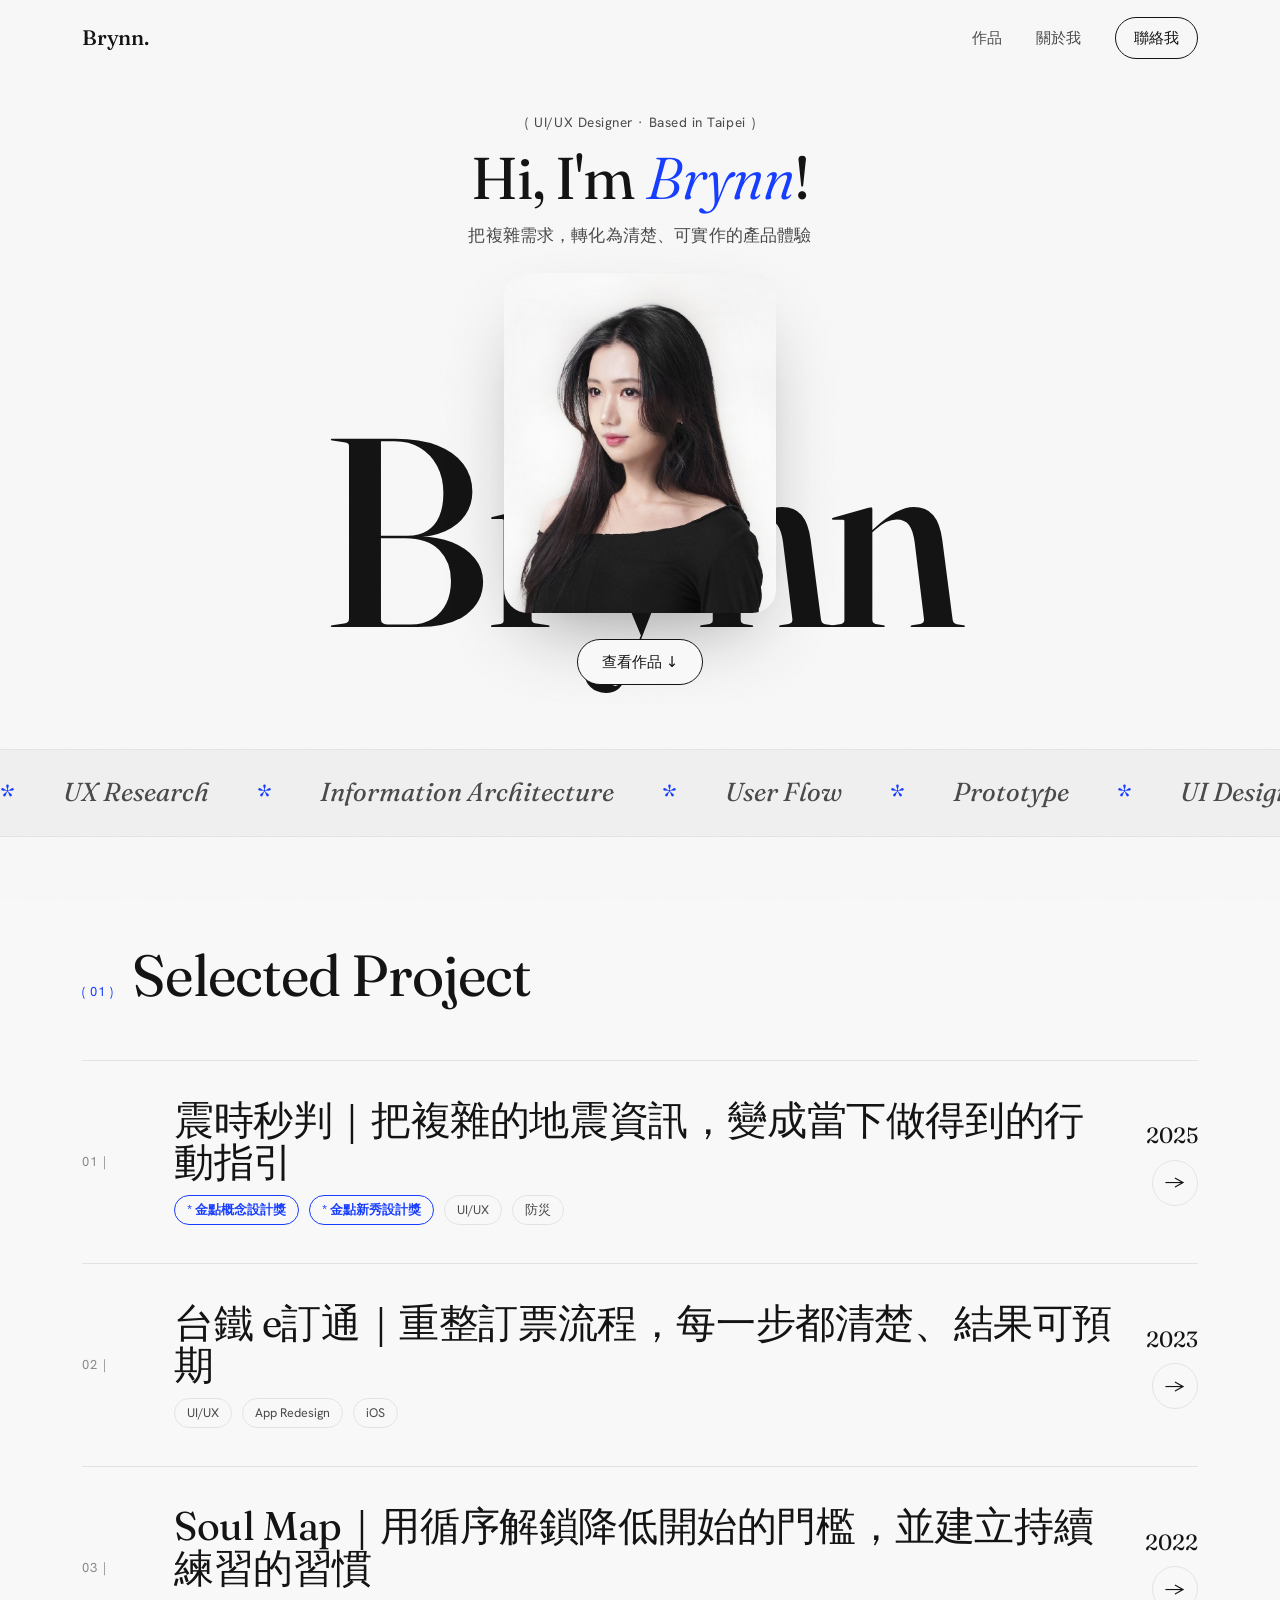
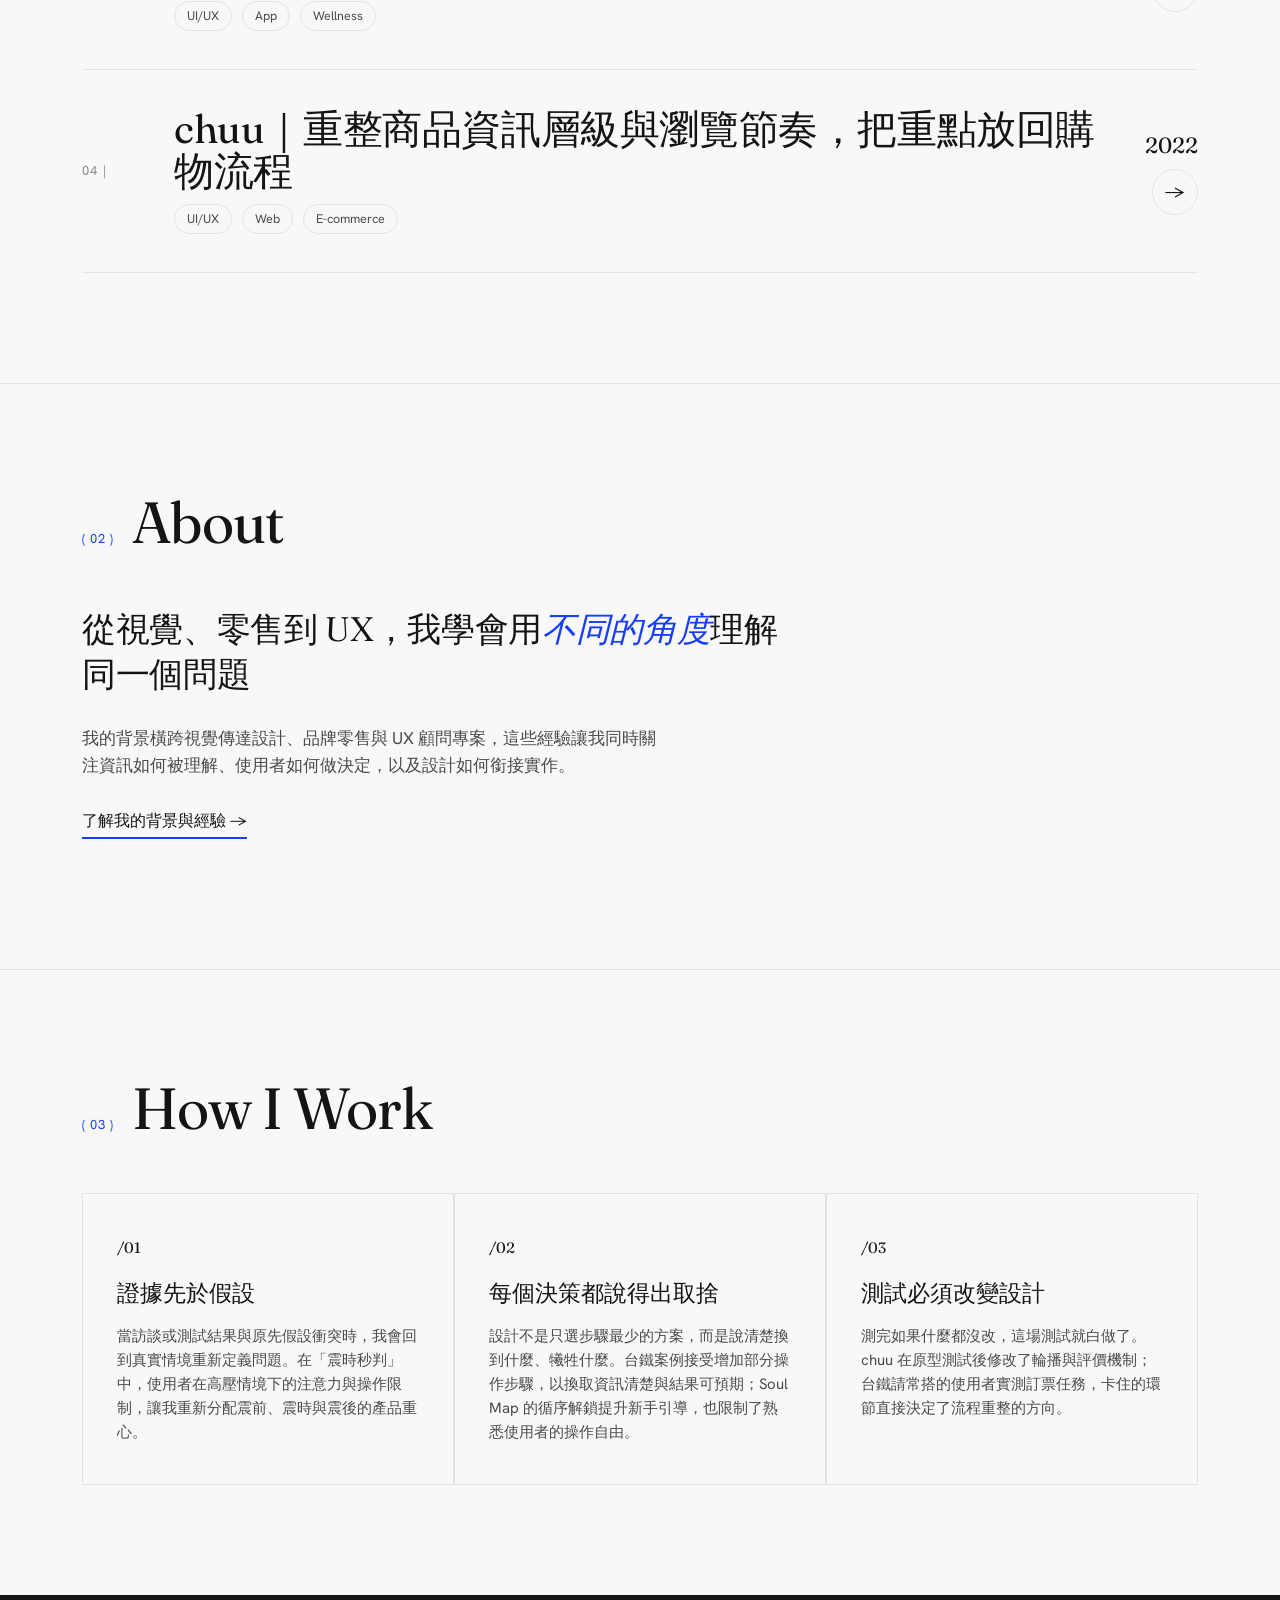
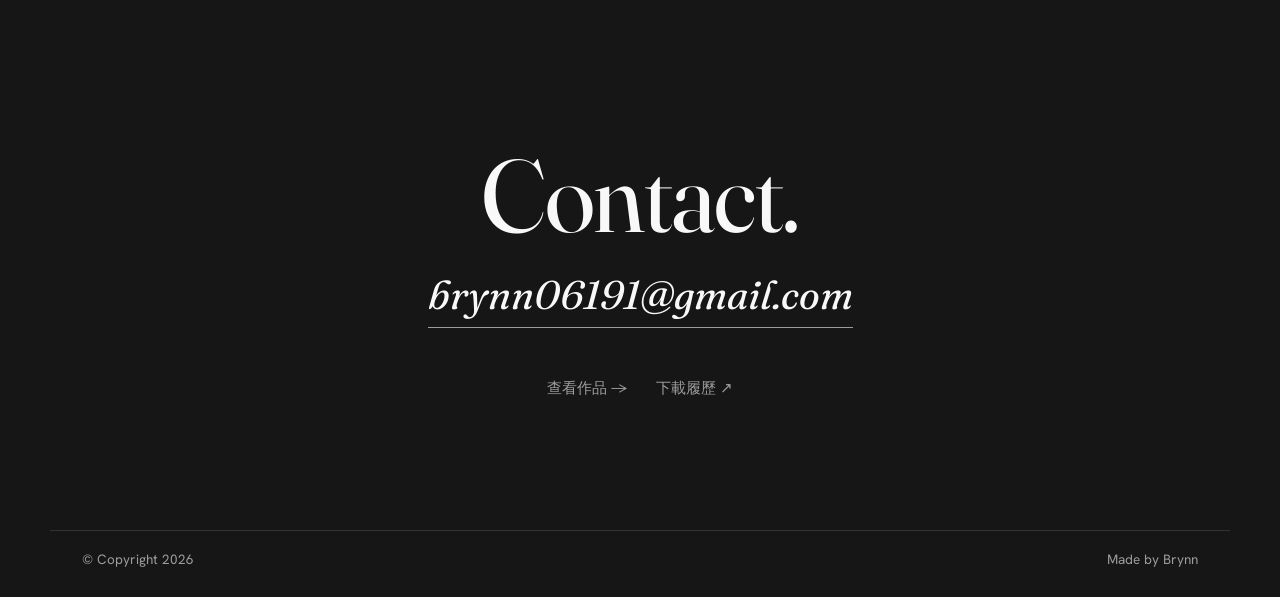
<file: index.html>
<!DOCTYPE html>
<html lang="zh-Hant">
<head>
<meta charset="UTF-8" />
<meta name="viewport" content="width=device-width, initial-scale=1.0" />
<title>Brynn — portfolio</title>
<meta name="description" content="Brynn Li — UI/UX 設計師作品集。政府數位服務、App 與網站優化經驗，從研究與流程規劃到介面規格。" />

<link rel="preconnect" href="https://fonts.googleapis.com" />
<link rel="preconnect" href="https://fonts.gstatic.com" crossorigin />
<link href="https://fonts.googleapis.com/css2?family=Fraunces:ital,opsz,wght@0,9..144,300..600;1,9..144,300..500&family=Hanken+Grotesk:wght@400;500;600&display=swap" rel="stylesheet" />
<link rel="stylesheet" href="assets/theme.css" />

<style>
  * { margin: 0; padding: 0; box-sizing: border-box; }

  html { scroll-behavior: smooth; overflow-x: hidden; }

  body {
    background: var(--paper);
    color: var(--ink);
    font-family: "Hanken Grotesk", system-ui, sans-serif;
    font-size: 17px;
    line-height: 1.6;
    -webkit-font-smoothing: antialiased;
    text-rendering: optimizeLegibility;
    overflow-x: hidden;
  }

  /* subtle paper grain */
  body::before {
    content: "";
    position: fixed;
    inset: 0;
    pointer-events: none;
    z-index: 1;
    opacity: .035;
    background-image: url("data:image/svg+xml,%3Csvg xmlns='http://www.w3.org/2000/svg' width='120' height='120'%3E%3Cfilter id='n'%3E%3CfeTurbulence type='fractalNoise' baseFrequency='.9' numOctaves='3'/%3E%3C/filter%3E%3Crect width='120' height='120' filter='url(%23n)'/%3E%3C/svg%3E");
  }

  ::selection { background: var(--accent); color: var(--paper); }

  a { color: inherit; text-decoration: none; }

  .wrap { max-width: var(--max); margin: 0 auto; padding: 0 32px; }

  .display {
    font-family: "Fraunces", Georgia, serif;
    font-optical-sizing: auto;
    font-weight: 400;
    line-height: .98;
    letter-spacing: -.015em;
  }

  .eyebrow {
    font-size: 12.5px;
    letter-spacing: .22em;
    text-transform: uppercase;
    color: var(--ink-faint);
    font-weight: 600;
  }

  /* ---------- NAV ---------- */
  header {
    position: fixed;
    top: 0; left: 0; right: 0;
    z-index: 50;
    transition: background .4s var(--ease), border-color .4s var(--ease), backdrop-filter .4s;
    border-bottom: 1px solid transparent;
  }
  header.scrolled {
    background: rgba(248,248,248,.94);
    border-bottom: 1px solid var(--line);
  }
  .nav {
    display: flex;
    align-items: center;
    justify-content: space-between;
    height: 76px;
  }
  .brand {
    font-family: "Fraunces", serif;
    font-size: 21px;
    font-weight: 500;
    letter-spacing: -.01em;
  }
  .brand span { color: var(--accent); }
  .nav-links { display: flex; gap: 34px; align-items: center; }
  .nav-links a {
    font-size: 14.5px;
    color: var(--ink-soft);
    position: relative;
    transition: color .3s;
  }
  .nav-links a::after {
    content: "";
    position: absolute; left: 0; bottom: -5px;
    width: 0; height: 1.5px; background: var(--clay);
    transition: width .35s var(--ease);
  }
  .nav-links a:hover { color: var(--ink); }
  .nav-links a:hover::after { width: 100%; }
  .nav-cta {
    border: 1px solid var(--ink);
    border-radius: 100px;
    padding: 8px 18px !important;
    color: var(--ink) !important;
    transition: background .3s, color .3s;
  }
  .nav-cta::after { display: none; }
  .nav-cta:hover { background: var(--ink); color: var(--paper) !important; }

  /* ---------- HERO ---------- */
  .hero {
    padding: 108px 0 64px;
    position: relative; z-index: 2;
    text-align: center;
    overflow: hidden;
  }
  .hero .status {
    display: inline-flex; align-items: center; gap: 6px;
    margin-bottom: 12px;
    font-size: 13.5px; color: var(--ink-soft);
    letter-spacing: .04em;
  }
  .hero .status::before { content: "("; }
  .hero .status::after { content: ")"; }
  .dot { display: none; }

  .hero h1 {
    font-size: clamp(36px, 4.6vw, 60px);
    line-height: 1.1;
    position: relative; z-index: 3;
  }
  br.mbr { display: none; }
  .hero h1 em {
    font-style: italic;
    color: var(--clay);
    font-weight: 340;
  }

  /* giant backdrop name running behind the photo */
  .hero-bigtext {
    position: absolute;
    left: 50%; bottom: 108px;
    transform: translateX(-50%);
    font-family: "Fraunces", Georgia, serif;
    font-weight: 500;
    font-size: clamp(130px, 21vw, 310px);
    line-height: .82;
    letter-spacing: -.02em;
    color: var(--ink);
    white-space: nowrap;
    pointer-events: none; user-select: none;
    z-index: 1;
  }

  .hero-tag {
    position: relative; z-index: 3;
    margin-top: 12px;
    color: var(--ink-soft);
    font-size: 16.5px;
    letter-spacing: .01em;
  }

  /* flip card portrait */
  .hero-photo {
    position: relative; z-index: 2;
    width: min(272px, 64vw);
    aspect-ratio: 4 / 5;
    margin: 24px auto 0;
    perspective: 1200px;
    cursor: pointer;
    outline: none;
  }
  .flip-inner {
    position: relative; width: 100%; height: 100%;
    transform-style: preserve-3d;
    transition: transform .8s var(--ease);
  }
  .hero-photo:hover .flip-inner,
  .hero-photo:focus-visible .flip-inner,
  .hero-photo.flipped .flip-inner { transform: rotateY(180deg); }
  .flip-front, .flip-back {
    position: absolute; inset: 0;
    backface-visibility: hidden;
    -webkit-backface-visibility: hidden;
    border-radius: 24px;
    overflow: hidden;
    box-shadow: 0 34px 80px -30px rgba(22,21,19,.45);
  }
  .flip-front img {
    width: 100%; height: 100%;
    object-fit: cover; display: block;
  }
  .flip-back {
    transform: rotateY(180deg);
    background: var(--clay);
    color: #fff;
    display: flex; flex-direction: column;
    align-items: center; justify-content: center;
    gap: 8px;
  }
  .flip-back .fb-hi {
    font-family: "Fraunces", Georgia, serif;
    font-weight: 500;
    font-style: italic;
    text-transform: uppercase;
    font-size: clamp(28px, 3vw, 38px);
    line-height: 1.18;
    letter-spacing: .02em;
  }
  .flip-back .fb-line { font-size: 26px; margin-top: 14px; }

  .hero-scroll {
    position: relative; z-index: 3;
    display: inline-block;
    margin-top: 26px;
    font-size: 15px;
    color: var(--ink);
    border: 1px solid var(--ink);
    border-radius: 100px;
    padding: 10px 24px;
    background: var(--paper);
    transition: background .3s, color .3s;
  }
  .hero-scroll:hover, .hero-scroll:focus-visible { background: var(--ink); color: var(--paper); }

  /* reveal on load */
  .reveal { opacity: 0; transform: translateY(26px); }
  .in { animation: rise .55s var(--ease) forwards; }
  @keyframes rise { to { opacity: 1; transform: none; } }

  /* ---------- MARQUEE ---------- */
  .marquee {
    border-top: 1px solid var(--line);
    border-bottom: 1px solid var(--line);
    overflow: hidden;
    white-space: nowrap;
    padding: 22px 0;
    position: relative; z-index: 2;
    background: var(--paper-2);
  }
  .marquee-track {
    display: inline-flex; gap: 48px;
    animation: slide 32s linear infinite;
    will-change: transform;
  }
  .marquee-track span {
    font-family: "Fraunces", serif;
    font-size: 26px; font-style: italic;
    color: var(--ink-soft);
  }
  .marquee-track span::before { content: "*"; color: var(--clay); margin-right: 48px; font-style: normal; font-size: 24px; vertical-align: middle; }
  @keyframes slide { to { transform: translateX(-50%); } }

  /* ---------- SECTIONS ---------- */
  section { position: relative; z-index: 2; }
  .sec-head {
    display: flex; align-items: baseline; gap: 18px;
    margin-bottom: 56px;
  }
  .sec-head .num { font-size: 13px; color: var(--clay); letter-spacing: .08em; }
  .sec-head .num::before { content: "( "; }
  .sec-head .num::after { content: " )"; }
  .sec-head h2 { font-size: clamp(32px, 5vw, 58px); }

  /* WORK */
  .work { padding: 110px 0; }
  .project {
    display: grid;
    grid-template-columns: 60px 1fr auto;
    gap: 32px;
    align-items: center;
    padding: 38px 0;
    border-top: 1px solid var(--line);
    transition: padding-left .5s var(--ease);
    position: relative;
  }
  .project:last-child { border-bottom: 1px solid var(--line); }
  .project::before {
    content: ""; position: absolute; left: -32px; right: -32px; top: 0; bottom: 0;
    background: var(--ink); opacity: 0; transition: opacity .45s var(--ease);
    z-index: -1;
  }
  .project:hover { padding-left: 24px; }
  .project:hover::before { opacity: .05; }
  .project .p-num { font-size: 13px; color: var(--ink-faint); letter-spacing: .06em; white-space: nowrap; }
  .project .p-num::after { content: "｜"; }

  /* image that slides in on the right of a project row on hover */
  .p-preview {
    position: absolute;
    right: 108px; top: 50%;
    width: 220px; height: 142px;
    object-fit: cover;
    border-radius: 10px;
    border: 1px solid var(--line);
    box-shadow: 0 24px 60px -24px rgba(22,21,19,.4);
    pointer-events: none;
    opacity: 0;
    transform: translateY(-50%) translateX(24px) scale(.94);
    transition: opacity .45s var(--ease), transform .55s var(--ease);
    z-index: 5;
  }
  .project:hover .p-preview { opacity: 1; transform: translateY(-50%) translateX(0) scale(1); }
  .project h3 {
    font-family: "Fraunces", serif; font-weight: 400;
    font-size: clamp(26px, 3.4vw, 40px); line-height: 1.05;
    letter-spacing: -.01em;
  }
  .project .tags { margin-top: 12px; display: flex; gap: 10px; flex-wrap: wrap; }
  .project .tags span {
    font-size: 12.5px; color: var(--ink-soft);
    border: 1px solid var(--line); border-radius: 100px; padding: 4px 12px;
  }
  .project .tags span.win {
    color: var(--clay); border-color: var(--clay); font-weight: 600;
  }
  .project .tags span.win::before { content: "* "; font-size: 13px; }
  .project .p-right { text-align: right; display: flex; flex-direction: column; gap: 6px; align-items: flex-end; }
  .project .year { font-family:"Fraunces",serif; font-size: 22px; }
  .project .arrow {
    width: 46px; height: 46px; border-radius: 50%;
    border: 1px solid var(--line);
    display: grid; place-items: center;
    transition: transform .45s var(--ease), background .35s, border-color .35s, color .35s;
    font-size: 18px;
  }
  .project:hover .arrow { background: var(--accent); border-color: var(--accent); color: var(--paper); transform: rotate(-45deg); }

  /* ABOUT */
  .about { padding: 110px 0 130px; border-top: 1px solid var(--line); }
  .about-grid { display: grid; grid-template-columns: 1.4fr 1fr; gap: 80px; }
  .about-lead {
    font-family: "Fraunces", serif;
    font-size: clamp(24px, 3vw, 34px);
    line-height: 1.32; font-weight: 350;
    letter-spacing: -.01em;
    max-width: 21em;
  }
  .about-lead b { color: var(--clay); font-weight: 400; font-style: italic; }
  .about-body { color: var(--ink-soft); margin-top: 28px; max-width: 576px; }
  .about-more {
    display: inline-block; margin-top: 30px;
    font-size: 15.5px; color: var(--ink);
    border-bottom: 2px solid var(--clay); padding-bottom: 3px;
    transition: opacity .3s;
  }
  .about-more:hover, .about-more:focus-visible { opacity: .6; }
  .about-body p + p { margin-top: 18px; }

  .about-photo { width: 100%; display: block; border-radius: 14px; margin-bottom: 26px; }
  .facts { border-top: 2px solid var(--ink); }
  .fact { padding: 20px 0; border-bottom: 1px solid var(--line); }
  .fact dt { font-size: 12.5px; letter-spacing: .12em; text-transform: uppercase; color: var(--ink-faint); margin-bottom: 6px; }
  .fact dd { font-size: 16px; }
  .fact dd .li { display: block; }

  /* EXPERIENCE / CAPABILITIES */
  .caps { padding: 110px 0; border-top: 1px solid var(--line); }
  .caps-grid { display: grid; grid-template-columns: repeat(3, 1fr); gap: 2px; background: var(--line); border: 1px solid var(--line); }
  .cap { background: var(--paper); padding: 40px 34px; transition: background .4s; }
  .cap:hover { background: var(--paper-2); }
  .cap .c-num { font-family:"Fraunces",serif; color: var(--accent); font-size: 15px; }
  .cap h4 { font-family:"Fraunces",serif; font-weight: 500; font-size: 23px; margin: 14px 0 12px; }
  .cap p { font-size: 15px; color: var(--ink-soft); }

  /* CONTACT — inverted dark block, flows into footer */
  .contact {
    padding: 150px 0 90px;
    background: var(--dark);
    color: var(--dark-ink);
    text-align: center;
  }
  .contact .eyebrow { display: block; margin-bottom: 26px; color: var(--dark-soft); }
  .contact h2 {
    font-size: clamp(44px, 8vw, 118px);
    margin-bottom: 18px;
  }
  .contact a.mail {
    display: inline-block;
    font-family: "Fraunces", serif; font-style: italic;
    font-size: clamp(24px, 4vw, 40px);
    color: var(--dark-ink);
    border-bottom: 1.5px solid var(--dark-soft);
    transition: border-color .4s var(--ease);
  }
  .contact a.mail:hover { border-color: var(--dark-ink); }
  .socials { margin-top: 48px; display: flex; gap: 28px; justify-content: center; flex-wrap: wrap; }
  .socials a { font-size: 15px; color: var(--dark-soft); position: relative; transition: color .3s; }
  .socials a:hover { color: var(--dark-ink); }

  footer {
    background: var(--dark);
    color: var(--dark-ink);
    padding: 40px 0 26px;
    position: relative; z-index: 2;
  }
  .foot {
    display: flex; justify-content: space-between; align-items: center;
    font-size: 13.5px; color: var(--dark-soft); flex-wrap: wrap; gap: 12px;
    border-top: 1px solid var(--dark-line); padding-top: 18px;
  }

  /* scroll reveal for sections */
  .obs { opacity: 0; transform: translateY(34px); transition: opacity .9s var(--ease), transform .9s var(--ease); }
  .obs.show { opacity: 1; transform: none; }

  /* reduced motion: show everything, no animation */
  .nav-toggle {
    display: none; background: none; border: 0; cursor: pointer;
    width: 44px; height: 44px; padding: 0; position: relative; z-index: 60;
  }
  .nav-toggle span {
    display: block; width: 22px; height: 1.5px; background: var(--ink);
    margin: 5px auto; transition: transform .3s var(--ease), opacity .3s;
  }
  .nav-toggle[aria-expanded="true"] span:first-child { transform: translateY(3.2px) rotate(45deg); }
  .nav-toggle[aria-expanded="true"] span:last-child { transform: translateY(-3.3px) rotate(-45deg); }
  header.menu-open {
    background: rgba(248,248,248,.97);
    border-bottom: 1px solid var(--line);
  }
  @media (max-width: 860px) {
    .nav-toggle { display: block; }
    .nav-links {
      display: flex; position: fixed; top: 76px; left: 0; right: 0;
      flex-direction: column; gap: 0; padding: 6px 22px 20px;
      background: rgba(248,248,248,.98);
      border-bottom: 1px solid var(--line);
      opacity: 0; transform: translateY(-8px); visibility: hidden; pointer-events: none;
      transition: opacity .3s var(--ease), transform .3s var(--ease), visibility .3s;
    }
    .nav-links.open { opacity: 1; transform: none; visibility: visible; pointer-events: auto; }
    .nav-links a { padding: 14px 0; font-size: 16px; border-bottom: 1px solid var(--line); width: 100%; }
    .nav-links a::after { display: none; }
    .nav-links .nav-cta, .nav-links a:last-child { border-bottom: 0; }
    .nav-links .nav-cta { margin-top: 14px; text-align: center; padding: 12px 18px !important; }
  }

  @media (prefers-reduced-motion: reduce) {
    .reveal, .obs { opacity: 1 !important; transform: none !important; animation: none !important; transition: none !important; }
    .dot::after, .marquee-track { animation: none !important; }
    html { scroll-behavior: auto; }
  }

  /* ---------- RESPONSIVE ---------- */
  @media (max-width: 860px) {
    body { font-size: 16px; }
    .wrap { padding: 0 22px; }
    .hero { padding: 108px 0 54px; }
    .hero h1 { font-size: clamp(30px, 8vw, 42px); }
    .hero-bigtext { bottom: 96px; font-size: clamp(105px, 28vw, 170px); }
    .hero-photo { width: min(240px, 66vw); margin-top: 20px; }
    .hero-scroll { margin-top: 24px; }
    br.mbr { display: inline; }
    .about-grid { grid-template-columns: 1fr; gap: 46px; }
    .caps-grid { grid-template-columns: 1fr; }
    .project { grid-template-columns: 36px 1fr; }
    .p-preview { display: none; }
    .project .p-right { grid-column: 2; flex-direction: row; align-items: center; justify-content: space-between; text-align: left; margin-top: 4px; }
  }
</style>
</head>
<body>

<header id="hd">
  <div class="wrap nav">
    <a href="#top" class="brand">Brynn<span>.</span></a>
    <button class="nav-toggle" id="navToggle" aria-label="開啟選單" aria-expanded="false" aria-controls="siteNav"><span></span><span></span></button>
    <nav class="nav-links" id="siteNav">
      <a href="#work">作品</a>
      <a href="about.html">關於我</a>
      <!-- <a href="assets/files/brynn-cv.pdf" download>履歷</a> -->
      <a href="#contact" class="nav-cta">聯絡我</a>
    </nav>
  </div>
</header>

<main id="top">

  <!-- HERO -->
  <section class="hero">
    <div class="hero-bigtext" aria-hidden="true">Brynn</div>
    <div class="wrap">
      <div class="status reveal in" style="animation-delay:.05s">
        <span class="dot"></span> UI/UX Designer · Based in Taipei
      </div>
      <h1 class="display reveal in" style="animation-delay:.12s">Hi, I'm <em>Brynn</em>!</h1>
      <p class="hero-tag reveal in" style="animation-delay:.16s">把複雜需求，轉化為清楚、可實作的產品體驗</p>
      <div class="hero-photo reveal in" style="animation-delay:.2s" id="heroCard" tabindex="0" role="button" aria-label="翻轉卡片">
        <div class="flip-inner">
          <div class="flip-front">
            <img src="assets/images/photo/portrait.jpg" alt="Brynn 的個人照片" />
          </div>
          <div class="flip-back" aria-hidden="true">
            <span class="fb-hi">Scroll down —<br />get to know<br />me better</span>
            <span class="fb-line">↓</span>
          </div>
        </div>
      </div>
      <a class="hero-scroll reveal in" style="animation-delay:.3s" href="#work">查看作品 ↓</a>
    </div>
  </section>
  <!-- 原 hero 文案，暫存待「關於我」改版時使用：
    h1：把複雜需求／轉化為清楚、／可實作的產品體驗
    p：UI/UX 設計師，具政府數位服務、App 與網站優化經驗。我從研究與流程規劃切入，將發現轉化為資訊架構、User Flow、Prototype 與介面規格，並與工程師釐清功能邏輯及實作限制。
  -->


  <!-- MARQUEE -->
  <div class="marquee">
    <div class="marquee-track">
      <span>UX Research</span><span>Information Architecture</span><span>User Flow</span>
      <span>Prototype</span><span>UI Design</span><span>Usability Testing</span>
      <span>UX Research</span><span>Information Architecture</span><span>User Flow</span>
      <span>Prototype</span><span>UI Design</span><span>Usability Testing</span>
    </div>
  </div>

  <!-- WORK -->
  <section class="work" id="work">
    <div class="wrap">
      <div class="sec-head obs">
        <span class="num">01</span>
        <h2 class="display">Selected&nbsp;Project</h2>
      </div>

      <a class="project obs" href="work/quake.html">
        <span class="p-num">01</span>
        <div>
          <h3>震時秒判｜把複雜的地震資訊，變成當下做得到的行動指引</h3>
          <div class="tags"><span class="win">金點概念設計獎</span><span class="win">金點新秀設計獎</span><span>UI/UX</span><span>防災</span></div>
        </div>
        <img class="p-preview" src="assets/images/project/UIUX/covers/quake-cover.jpg" alt="" loading="lazy" />
        <div class="p-right"><span class="year">2025</span><span class="arrow">→</span></div>
      </a>

      <a class="project obs" href="work/tra.html">
        <span class="p-num">02</span>
        <div>
          <h3>台鐵 e訂通｜重整訂票流程，每一步都清楚、結果可預期</h3>
          <div class="tags"><span>UI/UX</span><span>App Redesign</span><span>iOS</span></div>
        </div>
        <img class="p-preview" src="assets/images/project/UIUX/covers/tra-cover.jpg" alt="" loading="lazy" />
        <div class="p-right"><span class="year">2023</span><span class="arrow">→</span></div>
      </a>

      <a class="project obs" href="work/soulmap.html">
        <span class="p-num">03</span>
        <div>
          <h3>Soul Map｜用循序解鎖降低開始的門檻，並建立持續練習的習慣</h3>
          <div class="tags"><span>UI/UX</span><span>App</span><span>Wellness</span></div>
        </div>
        <img class="p-preview" src="assets/images/project/UIUX/covers/soulmap-cover.jpg" alt="" loading="lazy" />
        <div class="p-right"><span class="year">2022</span><span class="arrow">→</span></div>
      </a>

      <a class="project obs" href="work/chuu.html">
        <span class="p-num">04</span>
        <div>
          <h3>chuu｜重整商品資訊層級與瀏覽節奏，把重點放回購物流程</h3>
          <div class="tags"><span>UI/UX</span><span>Web</span><span>E-commerce</span></div>
        </div>
        <img class="p-preview" src="assets/images/project/UIUX/covers/chuu-cover.jpg" alt="" loading="lazy" />
        <div class="p-right"><span class="year">2022</span><span class="arrow">→</span></div>
      </a>
    </div>
  </section>

  <!-- ABOUT -->
  <section class="about" id="about">
    <div class="wrap">
      <div class="sec-head obs">
        <span class="num">02</span>
        <h2 class="display">About</h2>
      </div>
      <div class="obs">
        <p class="about-lead">從視覺、零售到 UX，我學會用<b>不同的角度</b>理解同一個問題</p>
        <div class="about-body">
          <p>我的背景橫跨視覺傳達設計、品牌零售與 UX 顧問專案，這些經驗讓我同時關注資訊如何被理解、使用者如何做決定，以及設計如何銜接實作。</p>
        </div>
        <a class="about-more" href="about.html">了解我的背景與經驗 →</a>
      </div>
    </div>
  </section>

  <!-- CAPABILITIES -->
  <section class="caps" id="caps">
    <div class="wrap">
      <div class="sec-head obs">
        <span class="num">03</span>
        <h2 class="display">How&nbsp;I&nbsp;Work</h2>
      </div>
      <div class="caps-grid obs">
        <div class="cap">
          <span class="c-num">/01</span>
          <h4>證據先於假設</h4>
          <p>當訪談或測試結果與原先假設衝突時，我會回到真實情境重新定義問題。在「震時秒判」中，使用者在高壓情境下的注意力與操作限制，讓我重新分配震前、震時與震後的產品重心。</p>
        </div>
        <div class="cap">
          <span class="c-num">/02</span>
          <h4>每個決策都說得出取捨</h4>
          <p>設計不是只選步驟最少的方案，而是說清楚換到什麼、犧牲什麼。台鐵案例接受增加部分操作步驟，以換取資訊清楚與結果可預期；Soul Map 的循序解鎖提升新手引導，也限制了熟悉使用者的操作自由。</p>
        </div>
        <div class="cap">
          <span class="c-num">/03</span>
          <h4>測試必須改變設計</h4>
          <p>測完如果什麼都沒改，這場測試就白做了。chuu 在原型測試後修改了輪播與評價機制；台鐵請常搭的使用者實測訂票任務，卡住的環節直接決定了流程重整的方向。</p>
        </div>
      </div>    </div>
  </section>

  <!-- CONTACT -->
  <section class="contact" id="contact">
    <div class="wrap">
      <!-- <span class="eyebrow obs">Contact</span> -->
      <h2 class="display obs">Contact.</h2>
      <div class="obs"><a class="mail" href="mailto:brynn06191@gmail.com">brynn06191@gmail.com</a></div>
      <div class="socials obs">
        <a href="#work">查看作品 →</a>
        <a href="assets/files/brynn-cv.pdf" download>下載履歷 ↗</a>
      </div>
    </div>
  </section>

</main>

<footer>
  <div class="wrap foot">
    <span>© Copyright 2026 </span>
    <span>Made by Brynn</span>
  </div>
</footer>

<script>
  // sticky nav background
  const hd = document.getElementById('hd');
  const onScroll = () => hd.classList.toggle('scrolled', window.scrollY > 40);
  onScroll();
  window.addEventListener('scroll', onScroll, { passive: true });

  // mobile hamburger
  const tog = document.getElementById('navToggle');
  const links = document.getElementById('siteNav');
  if (tog && links) {
    const setOpen = (o) => {
      links.classList.toggle('open', o);
      tog.setAttribute('aria-expanded', o);
      tog.setAttribute('aria-label', o ? '關閉選單' : '開啟選單');
      hd.classList.toggle('menu-open', o);
    };
    tog.addEventListener('click', () => setOpen(!links.classList.contains('open')));
    links.querySelectorAll('a').forEach(a => a.addEventListener('click', () => setOpen(false)));
    document.addEventListener('keydown', e => { if (e.key === 'Escape') setOpen(false); });
  }

  // hero flip card — tap (touch) and keyboard toggle; hover handled by CSS
  const card = document.getElementById('heroCard');
  if (card) {
    card.addEventListener('click', () => card.classList.toggle('flipped'));
    card.addEventListener('keydown', (e) => {
      if (e.key === 'Enter' || e.key === ' ') { e.preventDefault(); card.classList.toggle('flipped'); }
    });
  }


  // scroll reveal
  const io = new IntersectionObserver((entries) => {
    entries.forEach((e) => {
      if (e.isIntersecting) { e.target.classList.add('show'); io.unobserve(e.target); }
    });
  }, { threshold: 0.12, rootMargin: '0px 0px -8% 0px' });
  document.querySelectorAll('.obs').forEach((el) => io.observe(el));
</script>

</body>
</html>
</file>
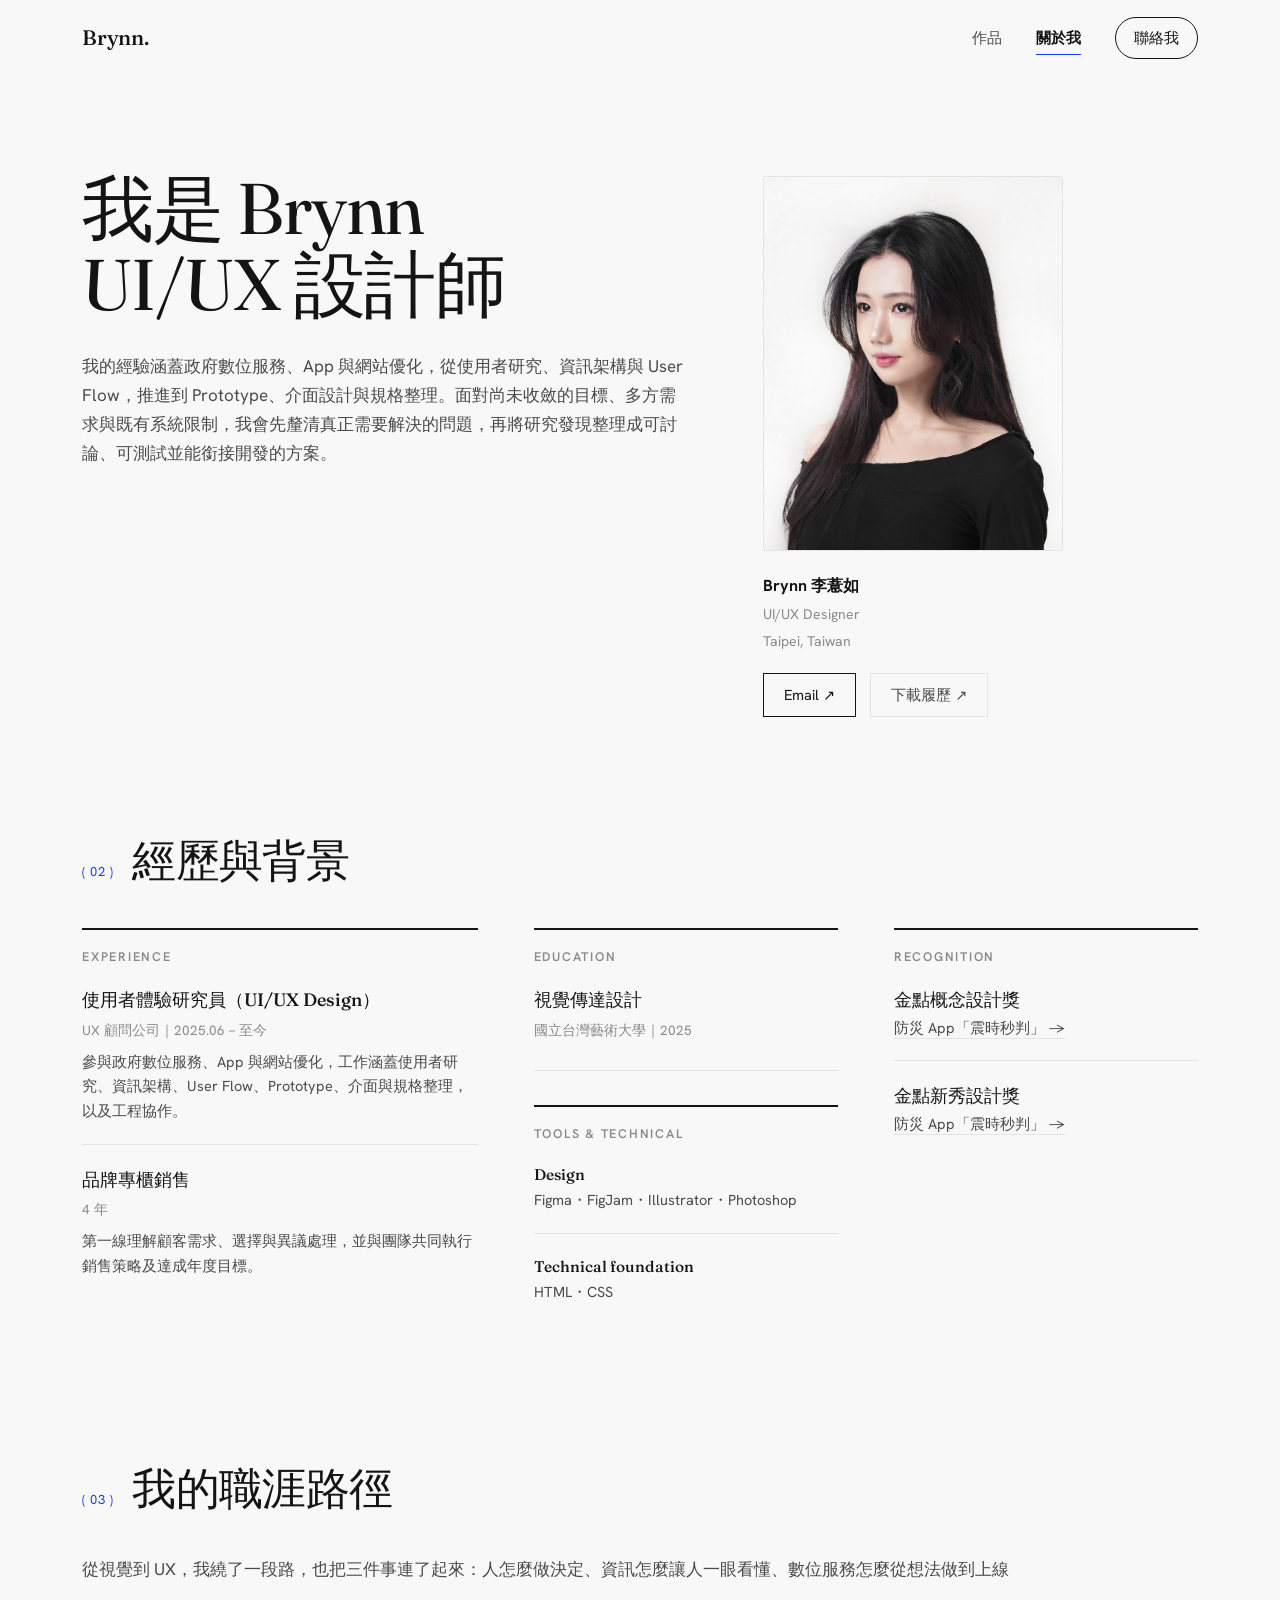
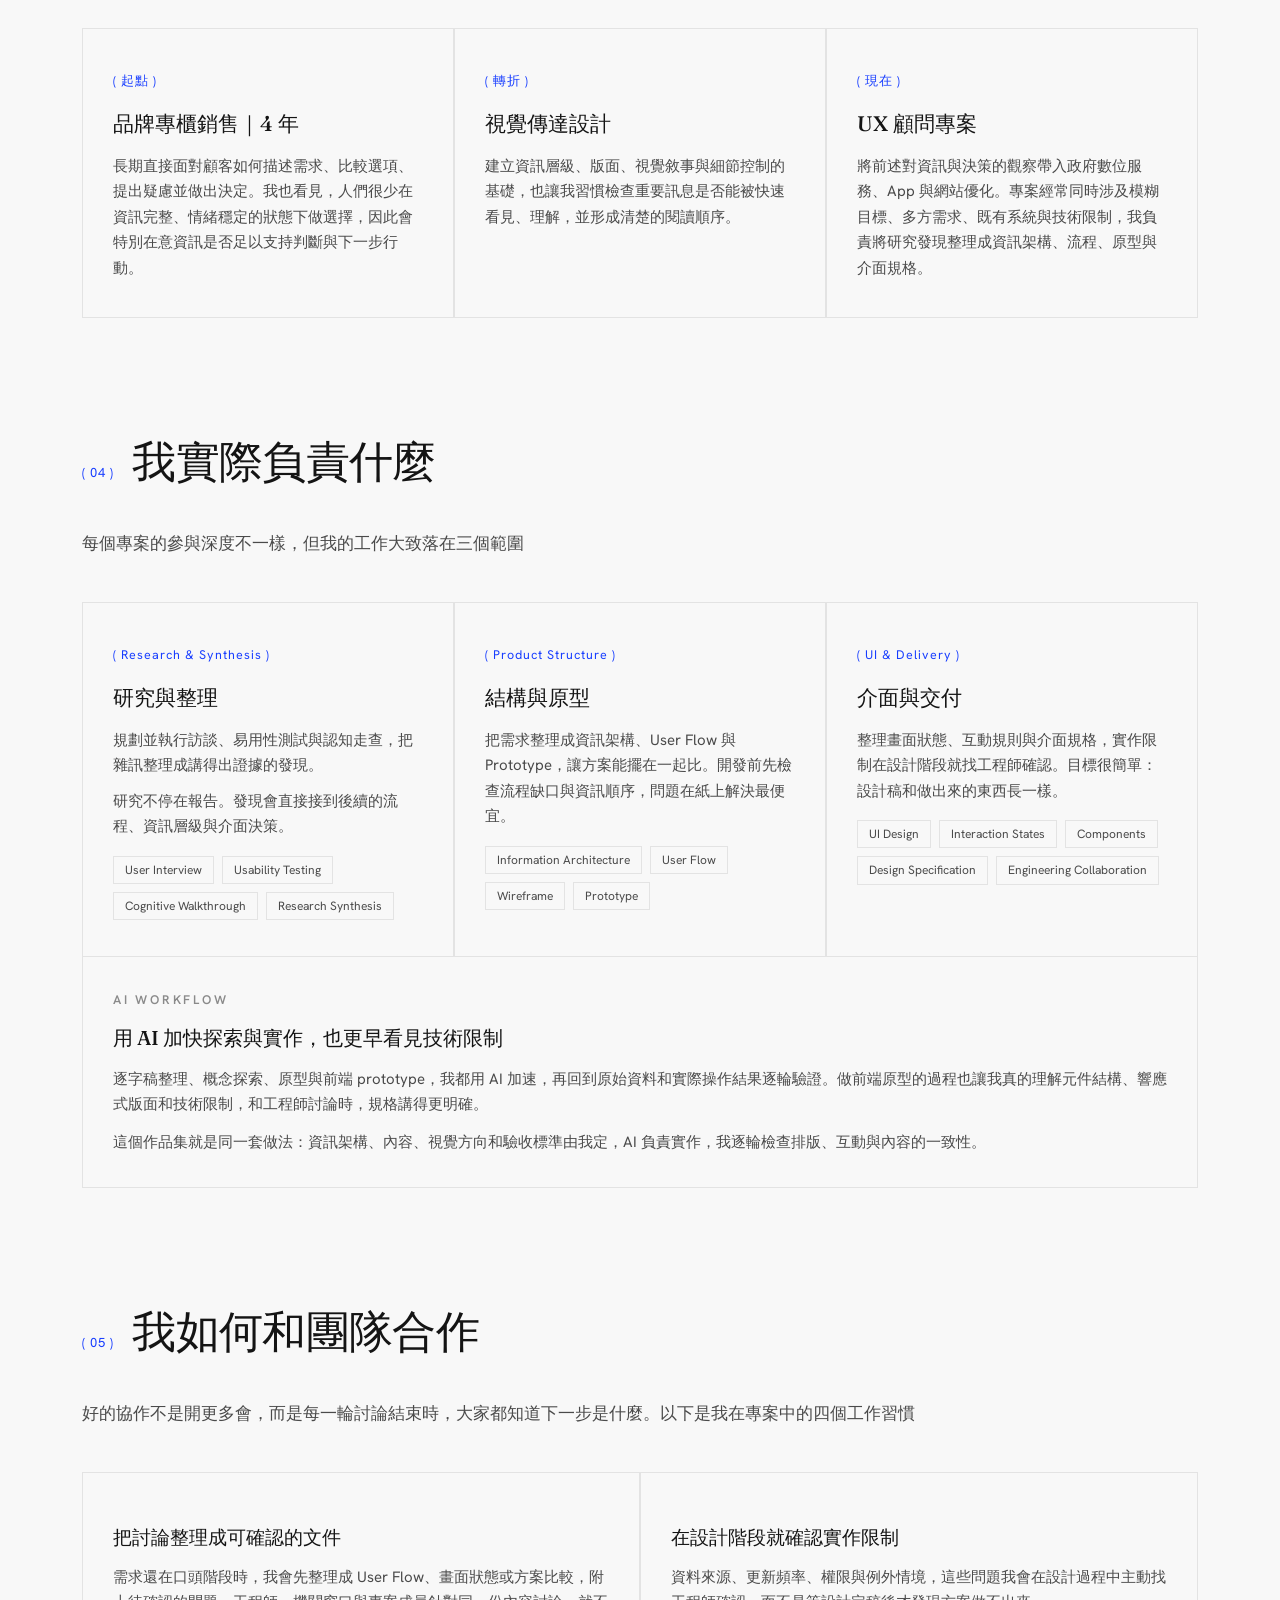
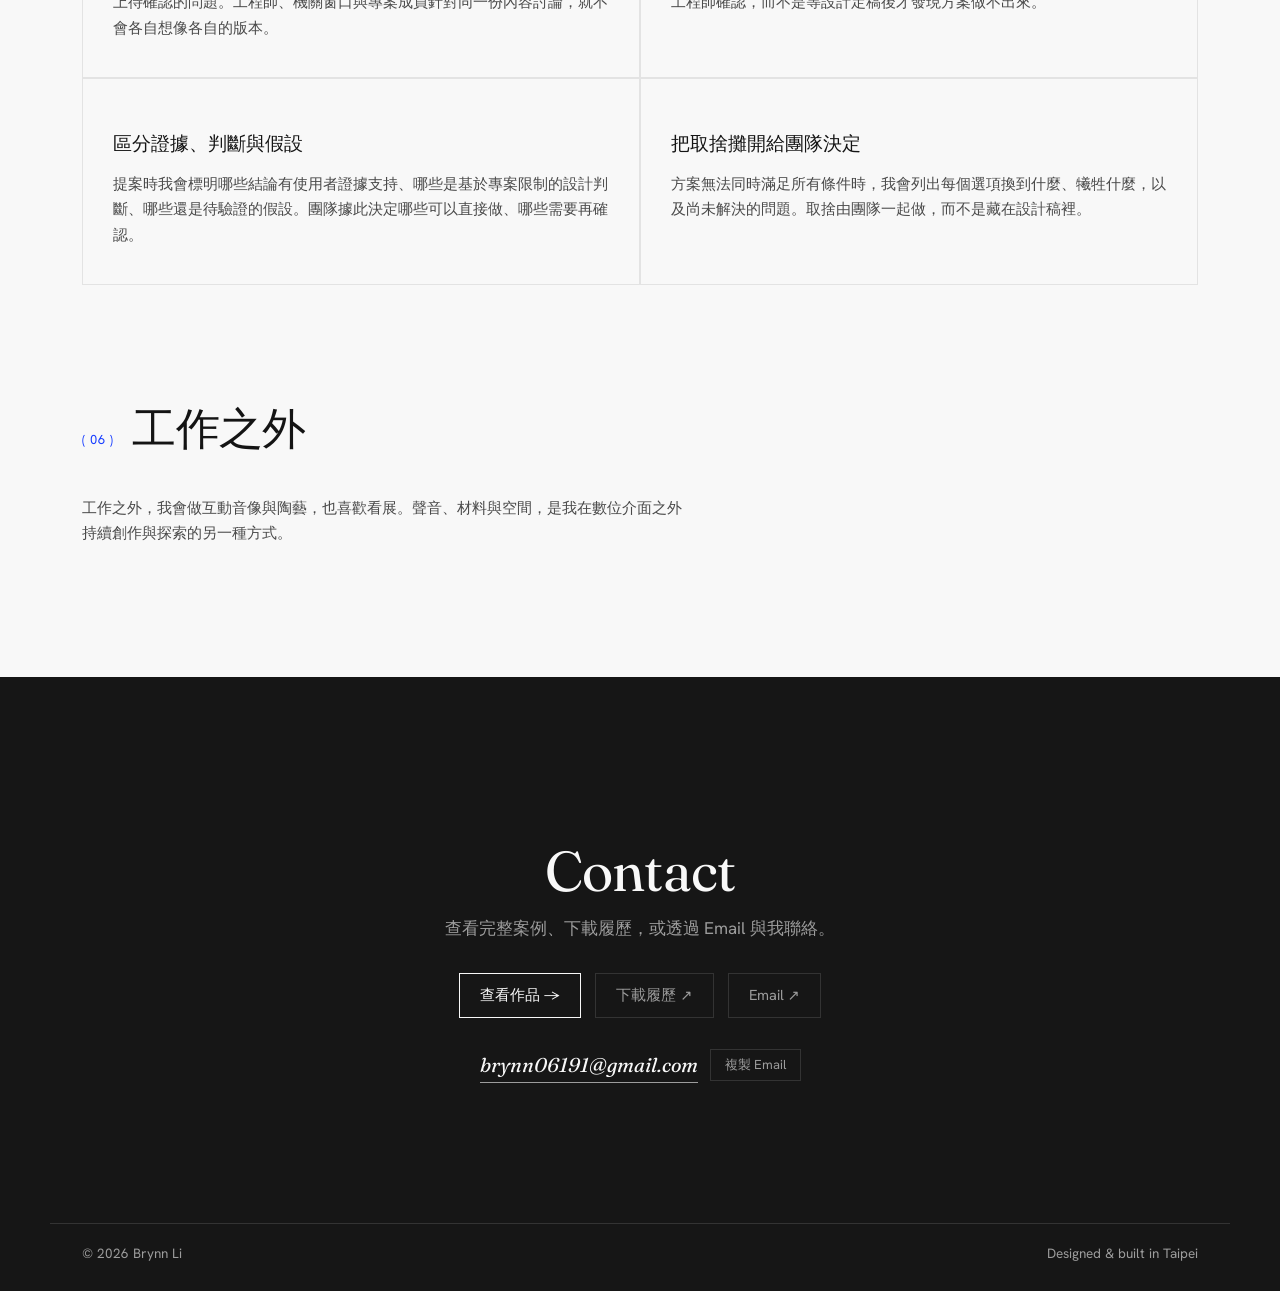
<file: about.html>
<!DOCTYPE html>
<html lang="zh-Hant">
<head>
<meta charset="UTF-8" />
<meta name="viewport" content="width=device-width, initial-scale=1.0" />
<title>關於我 — Brynn · UI/UX Designer</title>
<meta name="description" content="Brynn Li 的背景橫跨視覺傳達設計、品牌零售與 UX 顧問專案，工作經驗涵蓋政府數位服務、App 與網站優化。" />
<link rel="preconnect" href="https://fonts.googleapis.com" />
<link rel="preconnect" href="https://fonts.gstatic.com" crossorigin />
<link href="https://fonts.googleapis.com/css2?family=Fraunces:ital,opsz,wght@0,9..144,300..600;1,9..144,300..500&family=Hanken+Grotesk:wght@400;500;600&display=swap" rel="stylesheet" />
<link rel="stylesheet" href="assets/theme.css" />
<style>
  * { margin: 0; padding: 0; box-sizing: border-box; }
  html { scroll-behavior: smooth; }
  body {
    background: var(--paper);
    color: var(--ink);
    font-family: "Hanken Grotesk", system-ui, sans-serif;
    font-size: 17px;
    line-height: 1.7;
    -webkit-font-smoothing: antialiased;
    text-rendering: optimizeLegibility;
    overflow-x: hidden;
  }
  ::selection { background: var(--accent); color: var(--paper); }
  a { color: inherit; text-decoration: none; }
  .wrap { max-width: var(--max); margin: 0 auto; padding: 0 32px; }
  .display {
    font-family: "Fraunces", Georgia, serif;
    font-optical-sizing: auto;
    font-weight: 400;
    line-height: 1.06;
    letter-spacing: -.015em;
  }
  .eyebrow {
    font-size: 12.5px; letter-spacing: .22em; text-transform: uppercase;
    color: var(--ink-faint); font-weight: 600;
  }

  /* NAV（與首頁一致） */
  header {
    position: fixed; top: 0; left: 0; right: 0; z-index: 50;
    transition: background .4s var(--ease), border-color .4s var(--ease), backdrop-filter .4s;
    border-bottom: 1px solid transparent;
  }
  header.scrolled {
    background: rgba(248,248,248,.94);
    border-bottom: 1px solid var(--line);
  }
  .nav { display: flex; align-items: center; justify-content: space-between; height: 76px; }
  .brand { font-family: "Fraunces", serif; font-size: 21px; font-weight: 500; letter-spacing: -.01em; }
  .brand span { color: var(--accent); }
  .nav-links { display: flex; gap: 34px; align-items: center; }
  .nav-links a { font-size: 14.5px; color: var(--ink-soft); position: relative; transition: color .3s; }
  .nav-links a::after {
    content: ""; position: absolute; left: 0; bottom: -5px;
    width: 0; height: 1.5px; background: var(--clay);
    transition: width .35s var(--ease);
  }
  .nav-links a:hover { color: var(--ink); }
  .nav-links a:hover::after, .nav-links a:focus-visible::after { width: 100%; }
  .nav-links a:focus-visible { outline: 2px solid var(--accent); outline-offset: 4px; }
  .nav-links a.active { color: var(--ink); font-weight: 600; }
  .nav-links a.active::after { width: 100%; background: var(--clay); }
  .nav-cta {
    border: 1px solid var(--ink); border-radius: 100px;
    padding: 8px 18px !important; color: var(--ink) !important;
    transition: background .3s, color .3s;
  }
  .nav-cta::after { display: none; }
  .nav-cta:hover { background: var(--ink); color: var(--paper) !important; }

  /* 進場 */
  .reveal { opacity: 0; transform: translateY(26px); }
  .in { animation: rise .55s var(--ease) forwards; }
  @keyframes rise { to { opacity: 1; transform: none; } }
  .obs { opacity: 0; transform: translateY(34px); transition: opacity .9s var(--ease), transform .9s var(--ease); }
  .obs.show { opacity: 1; transform: none; }

  section { position: relative; z-index: 2; }
  .sec { padding: 120px 0 0; }
  .sec-head { display: flex; align-items: baseline; gap: 18px; margin-bottom: 44px; }
  .sec-head .num { font-size: 13px; color: var(--clay); letter-spacing: .08em; white-space: nowrap; }
  .sec-head .num::before { content: "( "; }
  .sec-head .num::after { content: " )"; }
  .sec-head h2 { font-size: clamp(28px, 4vw, 44px); }
  .sec-fore { color: var(--ink-soft); margin-bottom: 44px; }

  /* 01 Hero */
  .ahero { padding: 170px 0 0; }
  .ahero-grid { display: grid; grid-template-columns: 7fr 5fr; gap: 72px; align-items: start; }
  .ahero .eyebrow { display: block; margin-bottom: 22px; }
  .ahero h1 { font-size: clamp(40px, 5.6vw, 76px); }
  .ahero h1 span { white-space: nowrap; }
  .ahero-body { margin-top: 30px; color: var(--ink-soft); max-width: 36em; }
  .ahero-body p + p { margin-top: 16px; }
  .ahero-side { padding-top: 6px; }
  .ahero-photo {
    width: 100%; max-width: 300px; aspect-ratio: 4 / 5; object-fit: cover;
    border-radius: 2px; display: block; border: 1px solid var(--line);
  }
  .ahero-meta { margin-top: 20px; line-height: 1.9; }
  .ahero-meta strong { display: block; font-size: 16px; }
  .ahero-meta span { display: block; font-size: 14px; color: var(--ink-faint); }
  .ahero-cta { margin-top: 18px; display: flex; gap: 14px; flex-wrap: wrap; }
  .btn {
    display: inline-block; font-size: 14.5px;
    border: 1px solid var(--ink); border-radius: 0; padding: 9px 20px;
    transition: background .3s, color .3s;
  }
  .btn:hover, .btn:focus-visible { background: var(--ink); color: var(--paper); }
  .btn:focus-visible { outline: 2px solid var(--accent); outline-offset: 3px; }
  .btn.ghost { border-color: var(--line); color: var(--ink-soft); }
  .btn.ghost:hover, .btn.ghost:focus-visible { border-color: var(--ink); background: var(--ink); color: var(--paper); }

  /* 02 職涯路徑 / 03 負責範圍 */
  .cards3 { display: grid; grid-template-columns: repeat(3, 1fr); gap: 2px; background: var(--line); border: 1px solid var(--line); }
  .card { background: var(--paper); padding: 36px 30px; transition: background .4s; }
  .card:hover { background: var(--paper-2); }
  .card .k { color: var(--clay); font-size: 12.5px; letter-spacing: .08em; }
  .card .k::before { content: "( "; }
  .card .k::after { content: " )"; }
  .card h3 { font-family: "Fraunces", serif; font-weight: 500; font-size: 21px; margin: 12px 0 12px; }
  .card p { font-size: 15px; color: var(--ink-soft); }
  .card p + p { margin-top: 10px; }
  .card .tags { margin-top: 16px; display: flex; gap: 8px; flex-wrap: wrap; }
  .card .tags span {
    font-size: 12px; color: var(--ink-soft);
    border: 1px solid var(--line); border-radius: 0; padding: 3px 11px;
  }
  .path-arrow { text-align: center; color: var(--ink-faint); font-size: 13px; margin-top: 14px; }

  /* AI 補充帶 */
  .ai-note { border: 1px solid var(--line); border-top: 0; background: var(--paper); padding: 32px 30px; }
  .ai-note .eyebrow { display: block; margin-bottom: 10px; }
  .ai-note h4 { font-family: "Fraunces", serif; font-weight: 500; font-size: 20px; margin-bottom: 12px; }
  .ai-note p { font-size: 15px; color: var(--ink-soft); }
  .ai-note p + p { margin-top: 12px; }

  /* 04 團隊合作 */
  .collab { display: grid; grid-template-columns: 1fr 1fr; gap: 2px; background: var(--line); border: 1px solid var(--line); }
  .collab .card h3 { font-size: 19px; }

  /* 05 經歷與背景 */
  .facts-grid { display: grid; grid-template-columns: 1.3fr 1fr 1fr; gap: 56px; }
  .fcol h3 { font-size: 12.5px; letter-spacing: .14em; text-transform: uppercase; color: var(--ink-faint); font-weight: 600; border-top: 2px solid var(--ink); padding-top: 16px; margin-bottom: 18px; }
  .fitem { padding-bottom: 20px; margin-bottom: 20px; border-bottom: 1px solid var(--line); }
  .fitem:last-child { border-bottom: 0; }
  .fitem h4 { font-family: "Fraunces", serif; font-weight: 500; font-size: 18px; }
  .fitem .meta { font-size: 13.5px; color: var(--ink-faint); margin: 3px 0 8px; }
  .fitem p { font-size: 14.5px; color: var(--ink-soft); }
  .flink { border-bottom: 1px solid var(--line); padding-bottom: 1px; transition: color .3s, border-color .3s; }
  .flink:hover, .flink:focus-visible { color: var(--clay); border-color: var(--clay); }
  .cv-cta { margin-top: 40px; }

  /* 06 工作之外 */
  .aside-note { max-width: 36em; }
  .aside-note p { font-size: 15px; color: var(--ink-soft); }

  /* 07 Contact — inverted dark block, flows into footer */
  .acontact { padding: 150px 0 100px; margin-top: 130px; text-align: center; background: var(--dark); color: var(--dark-ink); }
  .acontact h2 { font-size: clamp(30px, 5vw, 56px); margin-bottom: 14px; }
  .acontact p { color: var(--dark-soft); margin-bottom: 30px; }
  .acontact .ctas { display: flex; gap: 14px; justify-content: center; flex-wrap: wrap; }
  .acontact .btn { border-color: var(--dark-ink); color: var(--dark-ink); }
  .acontact .btn:hover, .acontact .btn:focus-visible { background: var(--dark-ink); color: var(--dark); }
  .acontact .btn.ghost { border-color: var(--dark-line); color: var(--dark-soft); }
  .acontact .btn.ghost:hover, .acontact .btn.ghost:focus-visible { border-color: var(--dark-ink); background: var(--dark-ink); color: var(--dark); }
  .mailrow { margin-top: 30px; display: inline-flex; align-items: center; gap: 12px; flex-wrap: wrap; justify-content: center; }
  .mailrow a { font-family: "Fraunces", serif; font-style: italic; font-size: 20px; color: var(--dark-ink); border-bottom: 1.5px solid var(--dark-soft); transition: border-color .3s; }
  .mailrow a:hover, .mailrow a:focus-visible { border-color: var(--dark-ink); }
  .copybtn {
    font-size: 13px; color: var(--dark-soft); background: none;
    border: 1px solid var(--dark-line); border-radius: 0; padding: 6px 14px;
    cursor: pointer; font-family: inherit; transition: border-color .3s, color .3s;
  }
  .copybtn:hover, .copybtn:focus-visible { border-color: var(--dark-ink); color: var(--dark-ink); }
  .copybtn.done { border-color: var(--clay); color: var(--clay); }

  footer { background: var(--dark); color: var(--dark-ink); padding: 40px 0 26px; }
  .foot {
    display: flex; justify-content: space-between; align-items: center;
    font-size: 13.5px; color: var(--dark-soft); flex-wrap: wrap; gap: 12px;
    border-top: 1px solid var(--dark-line); padding-top: 18px;
  }

  .nav-toggle {
    display: none; background: none; border: 0; cursor: pointer;
    width: 44px; height: 44px; padding: 0; position: relative; z-index: 60;
  }
  .nav-toggle span {
    display: block; width: 22px; height: 1.5px; background: var(--ink);
    margin: 5px auto; transition: transform .3s var(--ease), opacity .3s;
  }
  .nav-toggle[aria-expanded="true"] span:first-child { transform: translateY(3.2px) rotate(45deg); }
  .nav-toggle[aria-expanded="true"] span:last-child { transform: translateY(-3.3px) rotate(-45deg); }
  header.menu-open {
    background: rgba(248,248,248,.97);
    border-bottom: 1px solid var(--line);
  }
  @media (max-width: 860px) {
    .nav-toggle { display: block; }
    .nav-links {
      display: flex; position: fixed; top: 76px; left: 0; right: 0;
      flex-direction: column; gap: 0; padding: 6px 22px 20px;
      background: rgba(248,248,248,.98);
      border-bottom: 1px solid var(--line);
      opacity: 0; transform: translateY(-8px); visibility: hidden; pointer-events: none;
      transition: opacity .3s var(--ease), transform .3s var(--ease), visibility .3s;
    }
    .nav-links.open { opacity: 1; transform: none; visibility: visible; pointer-events: auto; }
    .nav-links a { padding: 14px 0; font-size: 16px; border-bottom: 1px solid var(--line); width: 100%; }
    .nav-links a::after { display: none; }
    .nav-links .nav-cta, .nav-links a:last-child { border-bottom: 0; }
    .nav-links .nav-cta { margin-top: 14px; text-align: center; padding: 12px 18px !important; }
  }

  @media (prefers-reduced-motion: reduce) {
    .reveal, .obs { opacity: 1 !important; transform: none !important; animation: none !important; transition: none !important; }
    html { scroll-behavior: auto; }
  }

  @media (max-width: 1020px) {
    .ahero-grid { grid-template-columns: 1fr 1fr; gap: 44px; }
    .cards3 { grid-template-columns: 1fr; }
    .facts-grid { grid-template-columns: 1fr 1fr; }
  }
  @media (max-width: 720px) {
    body { font-size: 16px; }
    .wrap { padding: 0 22px; }
    .sec { padding: 84px 0 0; }
    .ahero { padding: 130px 0 0; }
    .ahero h1 { font-size: clamp(30px, 8.6vw, 40px); }
    .ahero-grid { grid-template-columns: 1fr; gap: 36px; }
    .ahero-grid > div:first-child { order: 0; }
    .ahero-side { order: 1; }
    .collab { grid-template-columns: 1fr; }
    .facts-grid { grid-template-columns: 1fr; gap: 40px; }
    .acontact { padding: 96px 0 84px; margin-top: 96px; }
  }
</style>
</head>
<body>

<header id="hd">
  <div class="wrap nav">
    <a href="index.html" class="brand">Brynn<span>.</span></a>
    <button class="nav-toggle" id="navToggle" aria-label="開啟選單" aria-expanded="false" aria-controls="siteNav"><span></span><span></span></button>
    <nav class="nav-links" id="siteNav">
      <a href="index.html#work">作品</a>
      <a href="about.html" class="active" aria-current="page">關於我</a>
      <a href="mailto:brynn06191@gmail.com" class="nav-cta">聯絡我</a>
    </nav>
  </div>
</header>

<main>

  <!-- 01 About Hero -->
  <section class="ahero">
    <div class="wrap">
      <div class="ahero-grid">
        <div>
          <h1 class="display">
            <span class="reveal in" style="display:block;animation-delay:.1s">我是 Brynn</span>
            <span class="reveal in" style="display:block;animation-delay:.18s">UI/UX 設計師</span>
          </h1>
          <div class="ahero-body reveal in" style="animation-delay:.28s">
            <p>我的經驗涵蓋政府數位服務、App 與網站優化，從使用者研究、資訊架構與 User Flow，推進到 Prototype、介面設計與規格整理。面對尚未收斂的目標、多方需求與既有系統限制，我會先釐清真正需要解決的問題，再將研究發現整理成可討論、可測試並能銜接開發的方案。</p>
          </div>
        </div>
        <div class="ahero-side reveal in" style="animation-delay:.2s">
          <img class="ahero-photo" src="assets/images/photo/portrait.jpg" alt="Brynn Li 的個人照片" />
          <div class="ahero-meta">
            <strong>Brynn 李薏如</strong>
            <span>UI/UX Designer</span>
            <span>Taipei, Taiwan</span>
          </div>
          <div class="ahero-cta">
            <a class="btn" href="mailto:brynn06191@gmail.com">Email ↗</a>
            <a class="btn ghost" href="assets/files/brynn-cv.pdf" download>下載履歷 ↗</a>
          </div>
        </div>
      </div>
    </div>
  </section>

  <!-- 02 經歷與背景 -->
  <section class="sec">
    <div class="wrap">
      <div class="sec-head obs">
        <span class="num">02</span>
        <h2 class="display">經歷與背景</h2>
      </div>
      <div class="facts-grid obs">
        <div class="fcol">
          <h3>Experience</h3>
          <div class="fitem">
            <h4>使用者體驗研究員（UI/UX Design）</h4>
            <div class="meta">UX 顧問公司｜2025.06－至今</div>
            <p>參與政府數位服務、App 與網站優化，工作涵蓋使用者研究、資訊架構、User Flow、Prototype、介面與規格整理，以及工程協作。</p>
          </div>
          <div class="fitem">
            <h4>品牌專櫃銷售</h4>
            <div class="meta">4 年</div>
            <p>第一線理解顧客需求、選擇與異議處理，並與團隊共同執行銷售策略及達成年度目標。</p>
          </div>
        </div>
        <div class="fcol">
          <h3>Education</h3>
          <div class="fitem">
            <h4>視覺傳達設計</h4>
            <div class="meta">國立台灣藝術大學｜2025</div>
          </div>
          <h3 style="margin-top:34px">Tools &amp; Technical</h3>
          <div class="fitem">
            <h4 style="font-size:15.5px">Design</h4>
            <p>Figma・FigJam・Illustrator・Photoshop</p>
          </div>
          <div class="fitem">
            <h4 style="font-size:15.5px">Technical foundation</h4>
            <p>HTML・CSS</p>
          </div>
        </div>
        <div class="fcol">
          <h3>Recognition</h3>
          <div class="fitem">
            <h4>金點概念設計獎</h4>
            <p><a class="flink" href="work/quake.html">防災 App「震時秒判」 →</a></p>
          </div>
          <div class="fitem">
            <h4>金點新秀設計獎</h4>
            <p><a class="flink" href="work/quake.html">防災 App「震時秒判」 →</a></p>
          </div>
        </div>
      </div>
    </div>
  </section>

  <!-- 03 職涯路徑 -->
  <section class="sec">
    <div class="wrap">
      <div class="sec-head obs">
        <span class="num">03</span>
        <h2 class="display">我的職涯路徑</h2>
      </div>
      <p class="sec-fore obs">從視覺到 UX，我繞了一段路，也把三件事連了起來：人怎麼做決定、資訊怎麼讓人一眼看懂、數位服務怎麼從想法做到上線</p>
      <div class="cards3 obs">
        <div class="card">
          <span class="k">起點</span>
          <h3>品牌專櫃銷售｜4 年</h3>
          <p>長期直接面對顧客如何描述需求、比較選項、提出疑慮並做出決定。我也看見，人們很少在資訊完整、情緒穩定的狀態下做選擇，因此會特別在意資訊是否足以支持判斷與下一步行動。</p>
        </div>
        <div class="card">
          <span class="k">轉折</span>
          <h3>視覺傳達設計</h3>
          <p>建立資訊層級、版面、視覺敘事與細節控制的基礎，也讓我習慣檢查重要訊息是否能被快速看見、理解，並形成清楚的閱讀順序。</p>
        </div>
        <div class="card">
          <span class="k">現在</span>
          <h3>UX 顧問專案</h3>
          <p>將前述對資訊與決策的觀察帶入政府數位服務、App 與網站優化。專案經常同時涉及模糊目標、多方需求、既有系統與技術限制，我負責將研究發現整理成資訊架構、流程、原型與介面規格。</p>
        </div>
      </div>
    </div>
  </section>

  <!-- 04 我實際負責什麼 -->
  <section class="sec">
    <div class="wrap">
      <div class="sec-head obs">
        <span class="num">04</span>
        <h2 class="display">我實際負責什麼</h2>
      </div>
      <p class="sec-fore obs">每個專案的參與深度不一樣，但我的工作大致落在三個範圍</p>
      <div class="cards3 obs">
        <div class="card">
          <span class="k">Research &amp; Synthesis</span>
          <h3>研究與整理</h3>
          <p>規劃並執行訪談、易用性測試與認知走查，把雜訊整理成講得出證據的發現。</p>
          <p>研究不停在報告。發現會直接接到後續的流程、資訊層級與介面決策。</p>
          <div class="tags"><span>User Interview</span><span>Usability Testing</span><span>Cognitive Walkthrough</span><span>Research Synthesis</span></div>
        </div>
        <div class="card">
          <span class="k">Product Structure</span>
          <h3>結構與原型</h3>
          <p>把需求整理成資訊架構、User Flow 與 Prototype，讓方案能擺在一起比。開發前先檢查流程缺口與資訊順序，問題在紙上解決最便宜。</p>
          <div class="tags"><span>Information Architecture</span><span>User Flow</span><span>Wireframe</span><span>Prototype</span></div>
        </div>
        <div class="card">
          <span class="k">UI &amp; Delivery</span>
          <h3>介面與交付</h3>
          <p>整理畫面狀態、互動規則與介面規格，實作限制在設計階段就找工程師確認。目標很簡單：設計稿和做出來的東西長一樣。</p>
          <div class="tags"><span>UI Design</span><span>Interaction States</span><span>Components</span><span>Design Specification</span><span>Engineering Collaboration</span></div>
        </div>
      </div>
      <div class="ai-note obs">
        <span class="eyebrow">AI Workflow</span>
        <h4>用 AI 加快探索與實作，也更早看見技術限制</h4>
        <p>逐字稿整理、概念探索、原型與前端 prototype，我都用 AI 加速，再回到原始資料和實際操作結果逐輪驗證。做前端原型的過程也讓我真的理解元件結構、響應式版面和技術限制，和工程師討論時，規格講得更明確。</p>
        <p>這個作品集就是同一套做法：資訊架構、內容、視覺方向和驗收標準由我定，AI 負責實作，我逐輪檢查排版、互動與內容的一致性。</p>
      </div>
    </div>
  </section>

  <!-- 05 我如何和團隊合作 -->
  <section class="sec">
    <div class="wrap">
      <div class="sec-head obs">
        <span class="num">05</span>
        <h2 class="display">我如何和團隊合作</h2>
      </div>
      <p class="sec-fore obs">好的協作不是開更多會，而是每一輪討論結束時，大家都知道下一步是什麼。以下是我在專案中的四個工作習慣</p>
      <div class="collab obs">
        <div class="card">
          <h3>把討論整理成可確認的文件</h3>
          <p>需求還在口頭階段時，我會先整理成 User Flow、畫面狀態或方案比較，附上待確認的問題。工程師、機關窗口與專案成員針對同一份內容討論，就不會各自想像各自的版本。</p>
        </div>
        <div class="card">
          <h3>在設計階段就確認實作限制</h3>
          <p>資料來源、更新頻率、權限與例外情境，這些問題我會在設計過程中主動找工程師確認，而不是等設計定稿後才發現方案做不出來。</p>
        </div>
        <div class="card">
          <h3>區分證據、判斷與假設</h3>
          <p>提案時我會標明哪些結論有使用者證據支持、哪些是基於專案限制的設計判斷、哪些還是待驗證的假設。團隊據此決定哪些可以直接做、哪些需要再確認。</p>
        </div>
        <div class="card">
          <h3>把取捨攤開給團隊決定</h3>
          <p>方案無法同時滿足所有條件時，我會列出每個選項換到什麼、犧牲什麼，以及尚未解決的問題。取捨由團隊一起做，而不是藏在設計稿裡。</p>
        </div>
      </div>
    </div>
  </section>

  <!-- 06 工作之外 -->
  <section class="sec">
    <div class="wrap">
      <div class="sec-head obs">
        <span class="num">06</span>
        <h2 class="display">工作之外</h2>
      </div>
      <div class="aside-note obs">
        <p>工作之外，我會做互動音像與陶藝，也喜歡看展。聲音、材料與空間，是我在數位介面之外持續創作與探索的另一種方式。</p>
      </div>
    </div>
  </section>

  <!-- 07 Contact -->
  <section class="acontact">
    <div class="wrap">
      <h2 class="display obs" style="margin-top:14px">Contact</h2>
      <p class="obs">查看完整案例、下載履歷，或透過 Email 與我聯絡。</p>
      <div class="ctas obs">
        <a class="btn" href="index.html#work">查看作品 →</a>
        <a class="btn ghost" href="assets/files/brynn-cv.pdf" download>下載履歷 ↗</a>
        <a class="btn ghost" href="mailto:brynn06191@gmail.com">Email ↗</a>
      </div>
      <div class="mailrow obs">
        <a href="mailto:brynn06191@gmail.com">brynn06191@gmail.com</a>
        <button class="copybtn" id="copymail" type="button" aria-label="複製 Email 地址">複製 Email</button>
      </div>
    </div>
  </section>

</main>

<footer>
  <div class="wrap foot">
    <span>© 2026 Brynn Li</span>
    <span>Designed &amp; built in Taipei</span>
  </div>
</footer>

<script>
  // sticky nav background
  const hd = document.getElementById('hd');
  const onScroll = () => hd.classList.toggle('scrolled', window.scrollY > 40);
  onScroll();
  window.addEventListener('scroll', onScroll, { passive: true });

  // mobile hamburger
  const tog = document.getElementById('navToggle');
  const links = document.getElementById('siteNav');
  if (tog && links) {
    const setOpen = (o) => {
      links.classList.toggle('open', o);
      tog.setAttribute('aria-expanded', o);
      tog.setAttribute('aria-label', o ? '關閉選單' : '開啟選單');
      hd.classList.toggle('menu-open', o);
    };
    tog.addEventListener('click', () => setOpen(!links.classList.contains('open')));
    links.querySelectorAll('a').forEach(a => a.addEventListener('click', () => setOpen(false)));
    document.addEventListener('keydown', e => { if (e.key === 'Escape') setOpen(false); });
  }


  // scroll reveal
  const io = new IntersectionObserver((entries) => {
    entries.forEach((e) => {
      if (e.isIntersecting) { e.target.classList.add('show'); io.unobserve(e.target); }
    });
  }, { threshold: 0.12, rootMargin: '0px 0px -8% 0px' });
  document.querySelectorAll('.obs').forEach((el) => io.observe(el));

  // email copy with feedback
  const cb = document.getElementById('copymail');
  cb.addEventListener('click', async () => {
    try {
      await navigator.clipboard.writeText('brynn06191@gmail.com');
      cb.textContent = '已複製 ✓';
      cb.classList.add('done');
      setTimeout(() => { cb.textContent = '複製 Email'; cb.classList.remove('done'); }, 2000);
    } catch (e) {
      cb.textContent = '請手動複製';
    }
  });
</script>

</body>
</html>
</file>
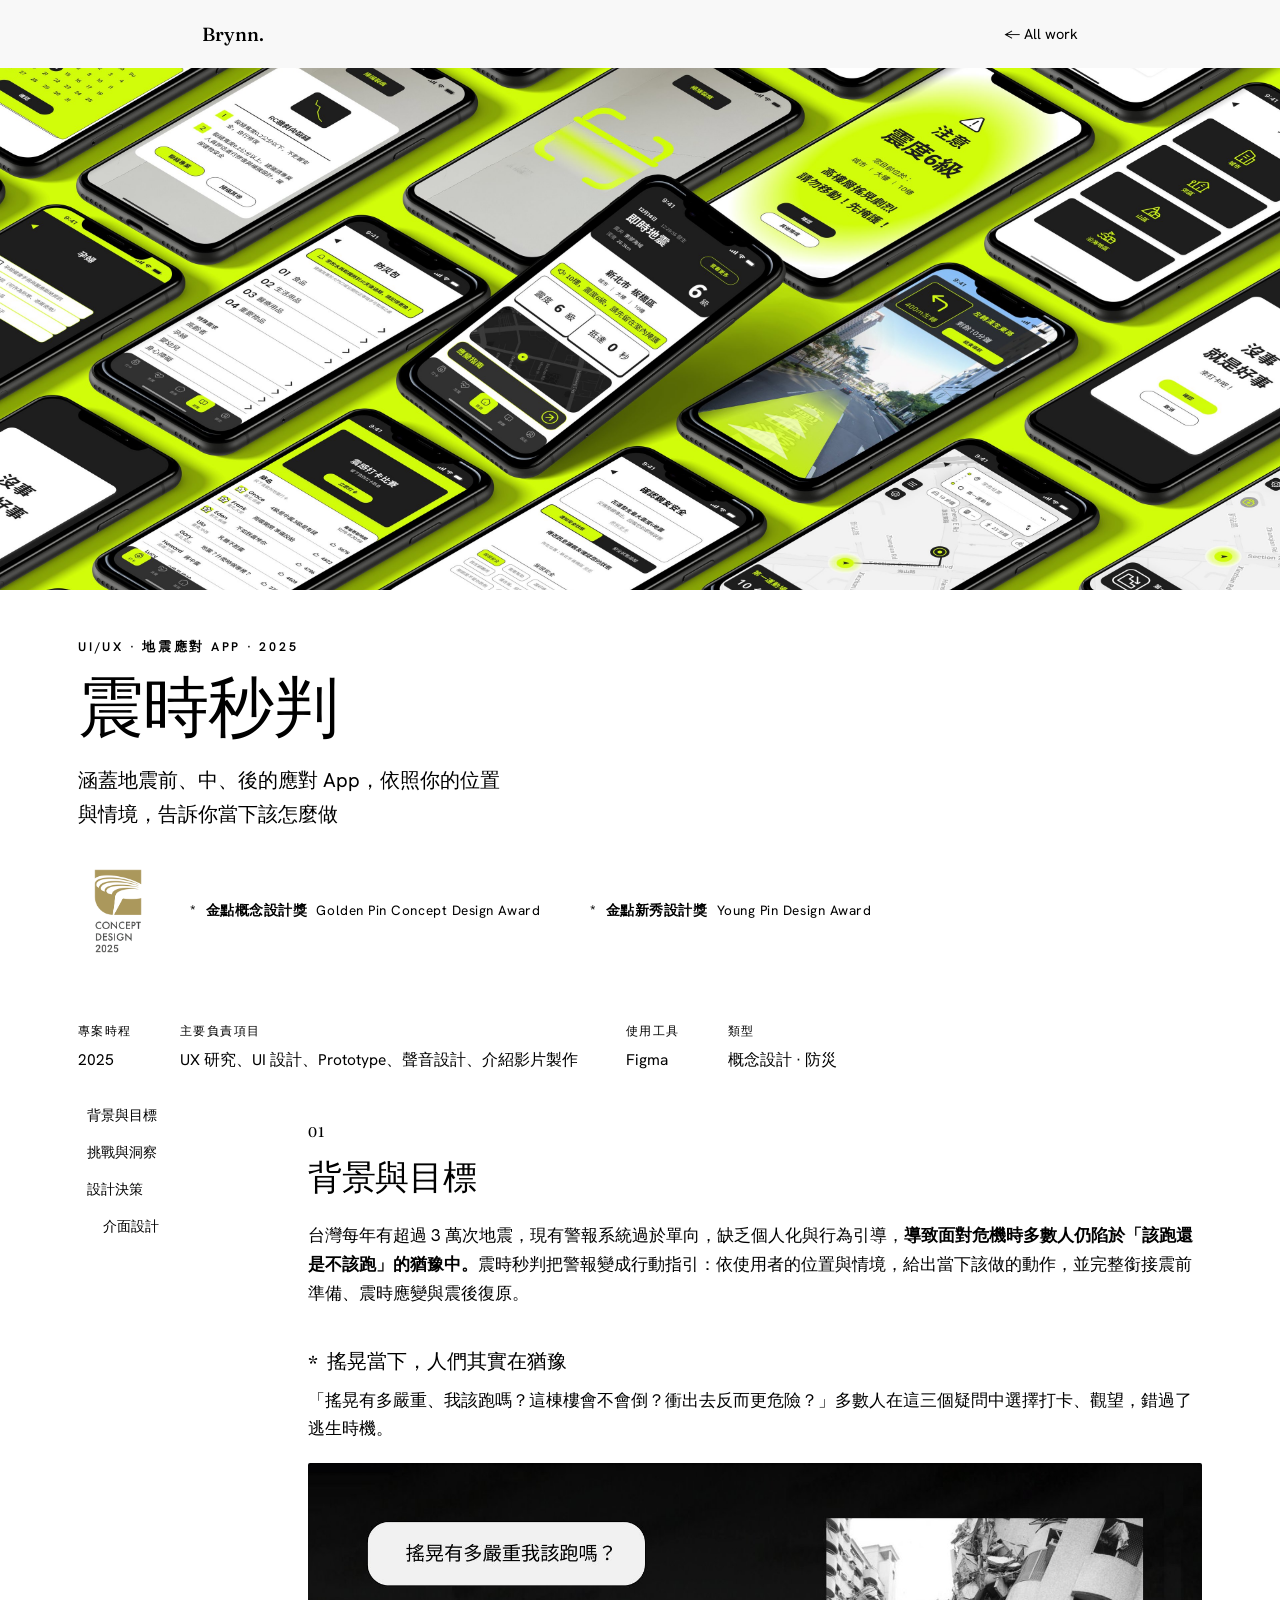
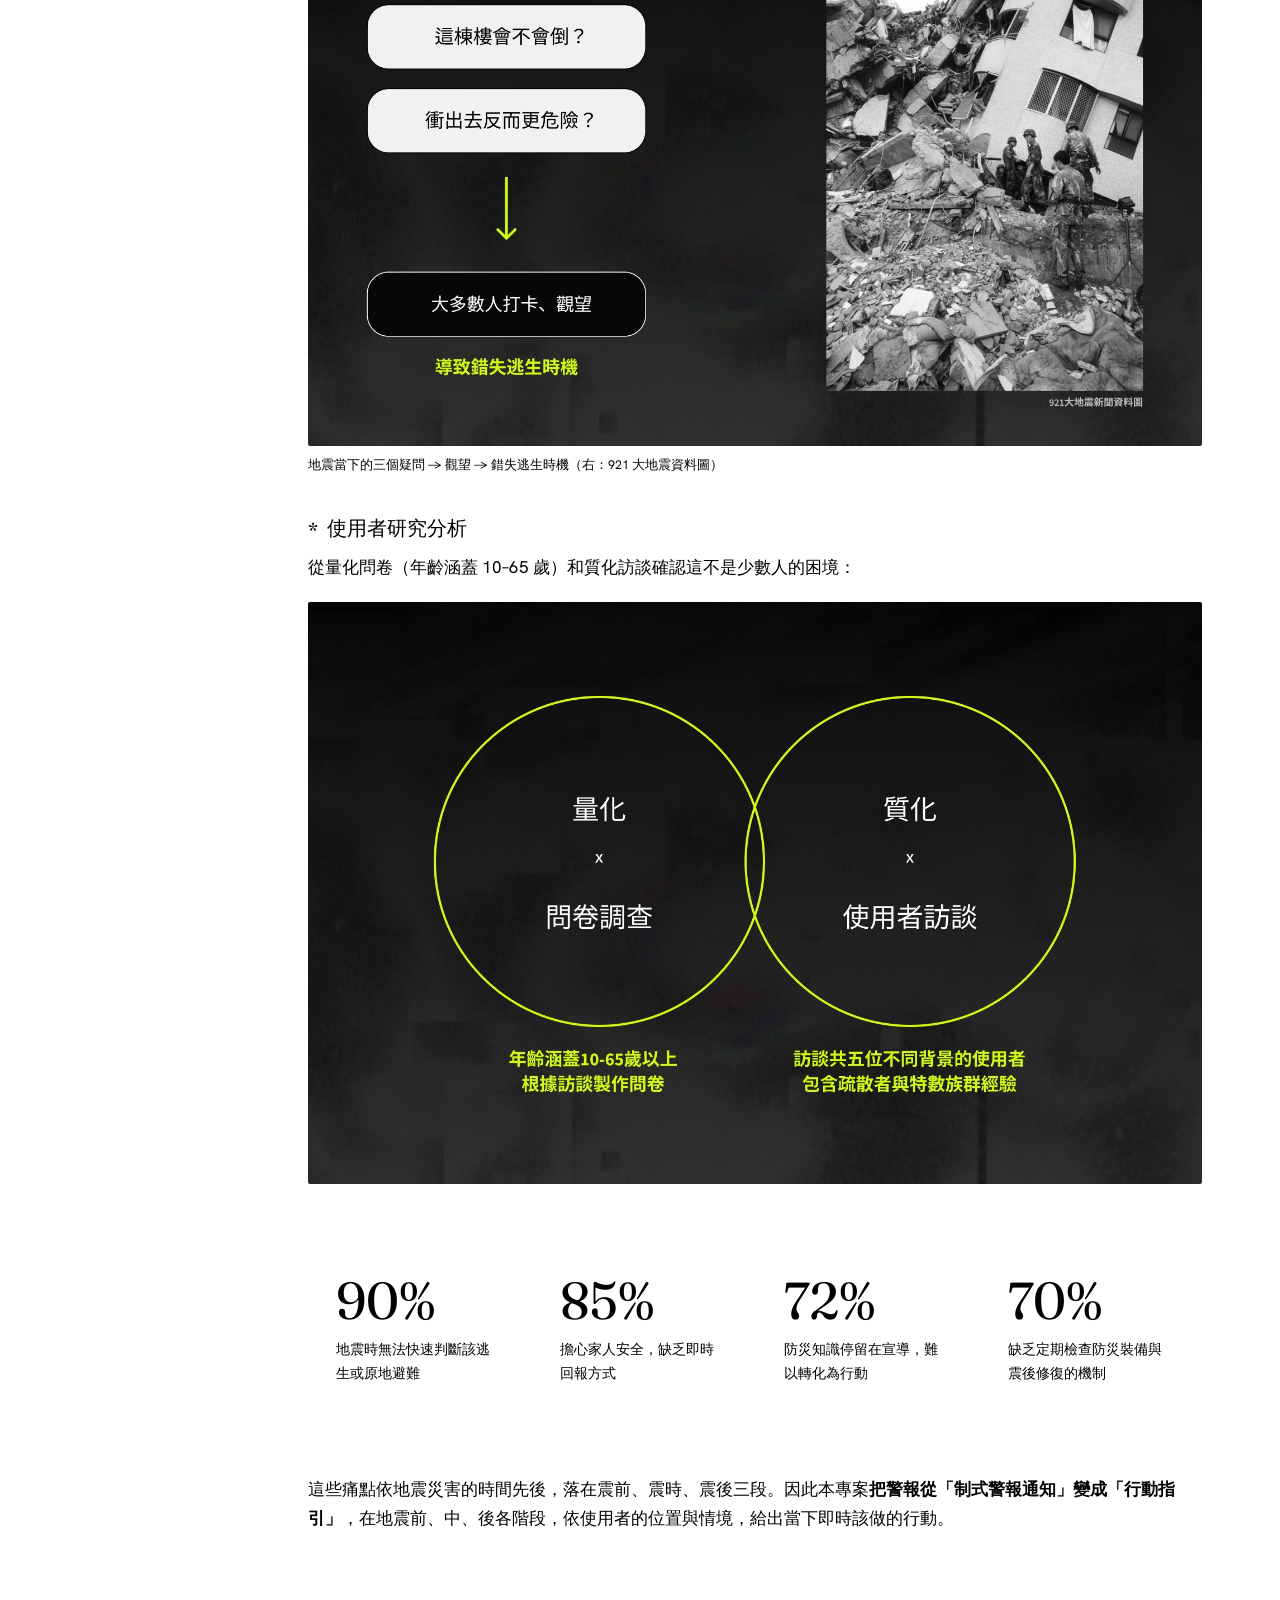
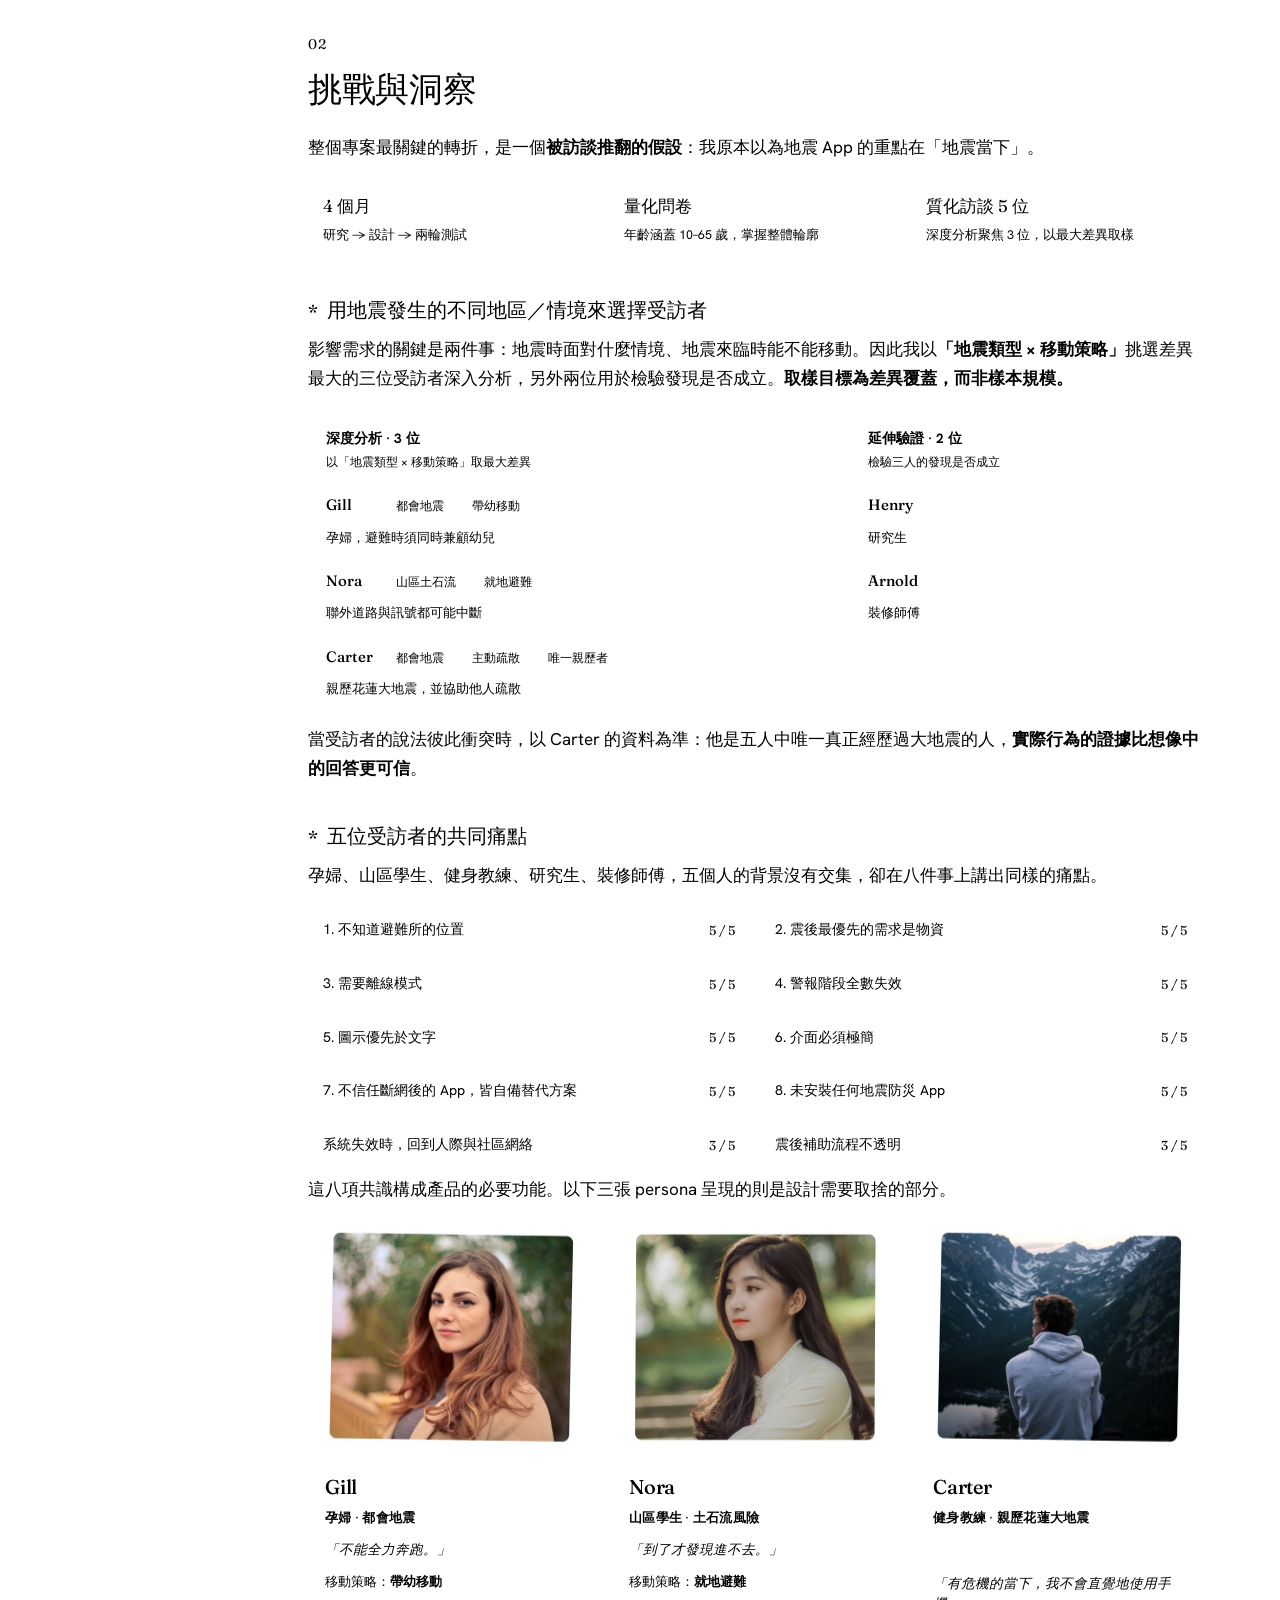
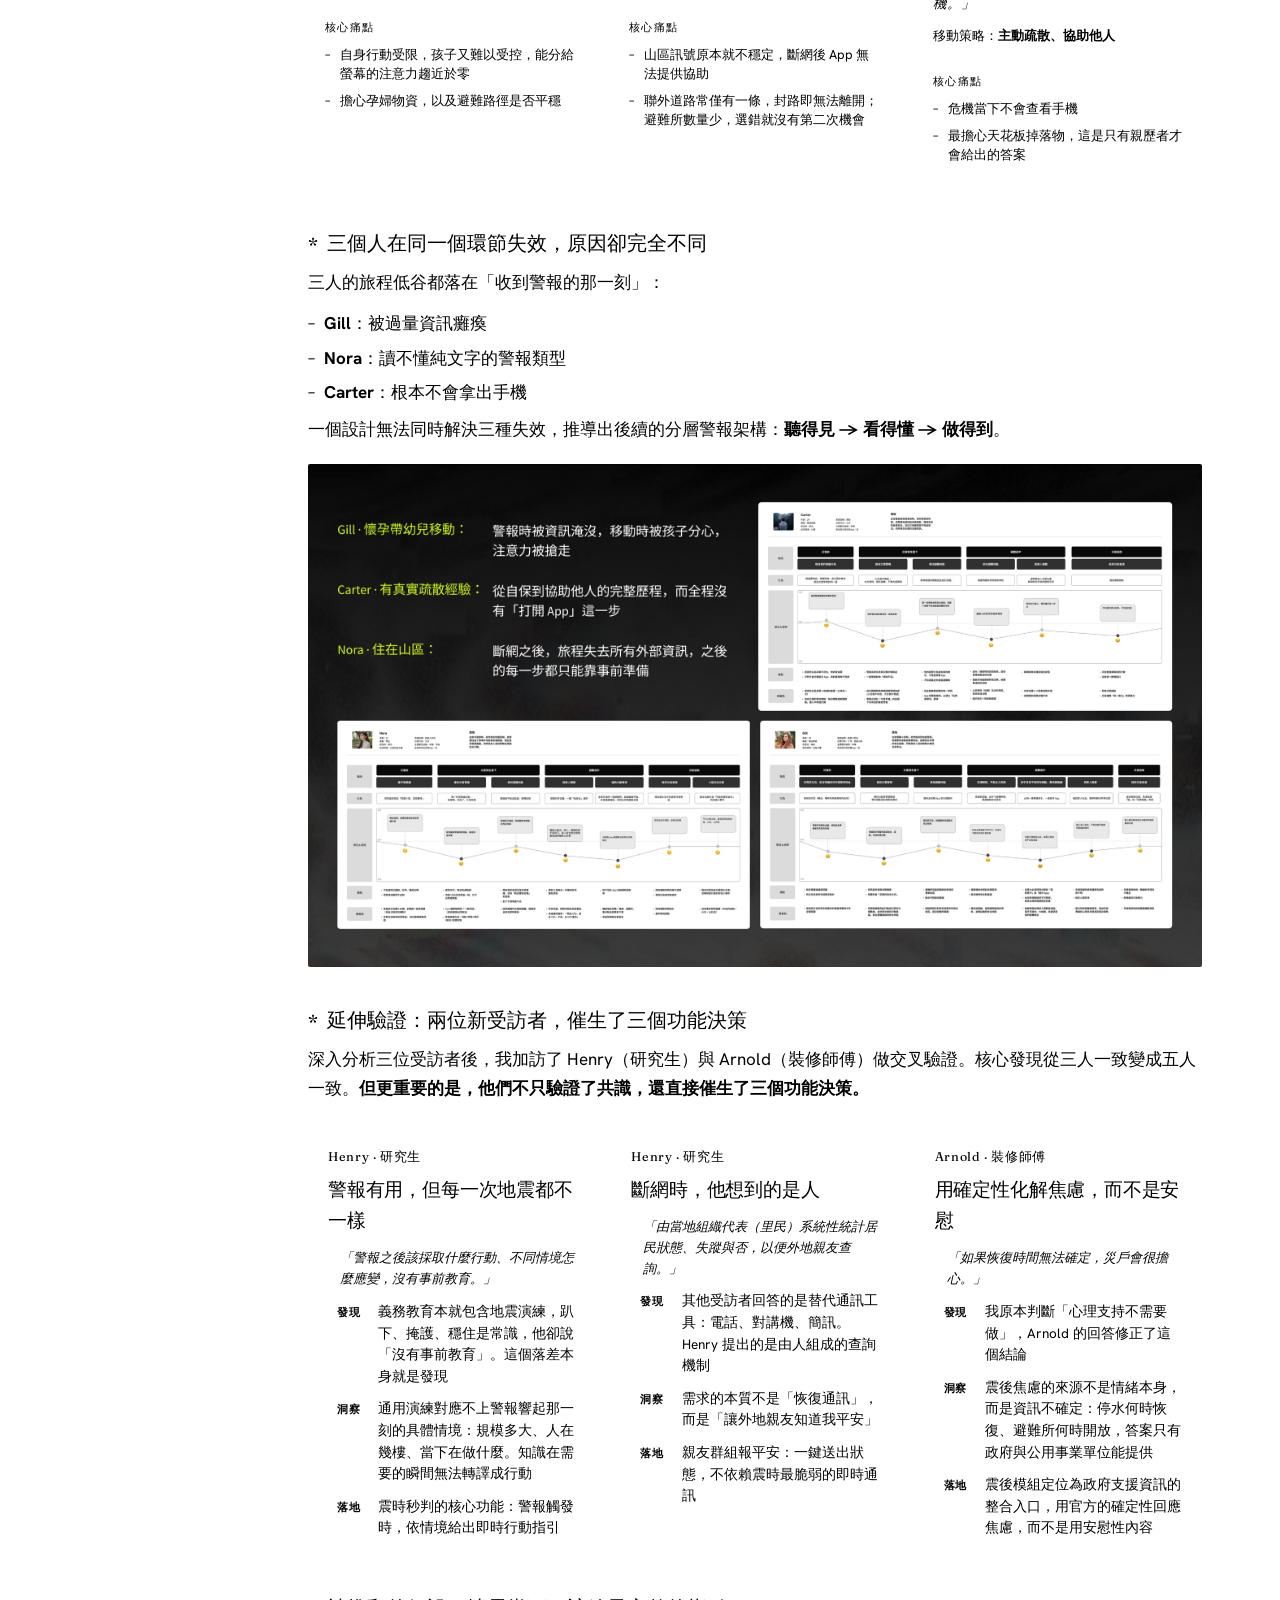
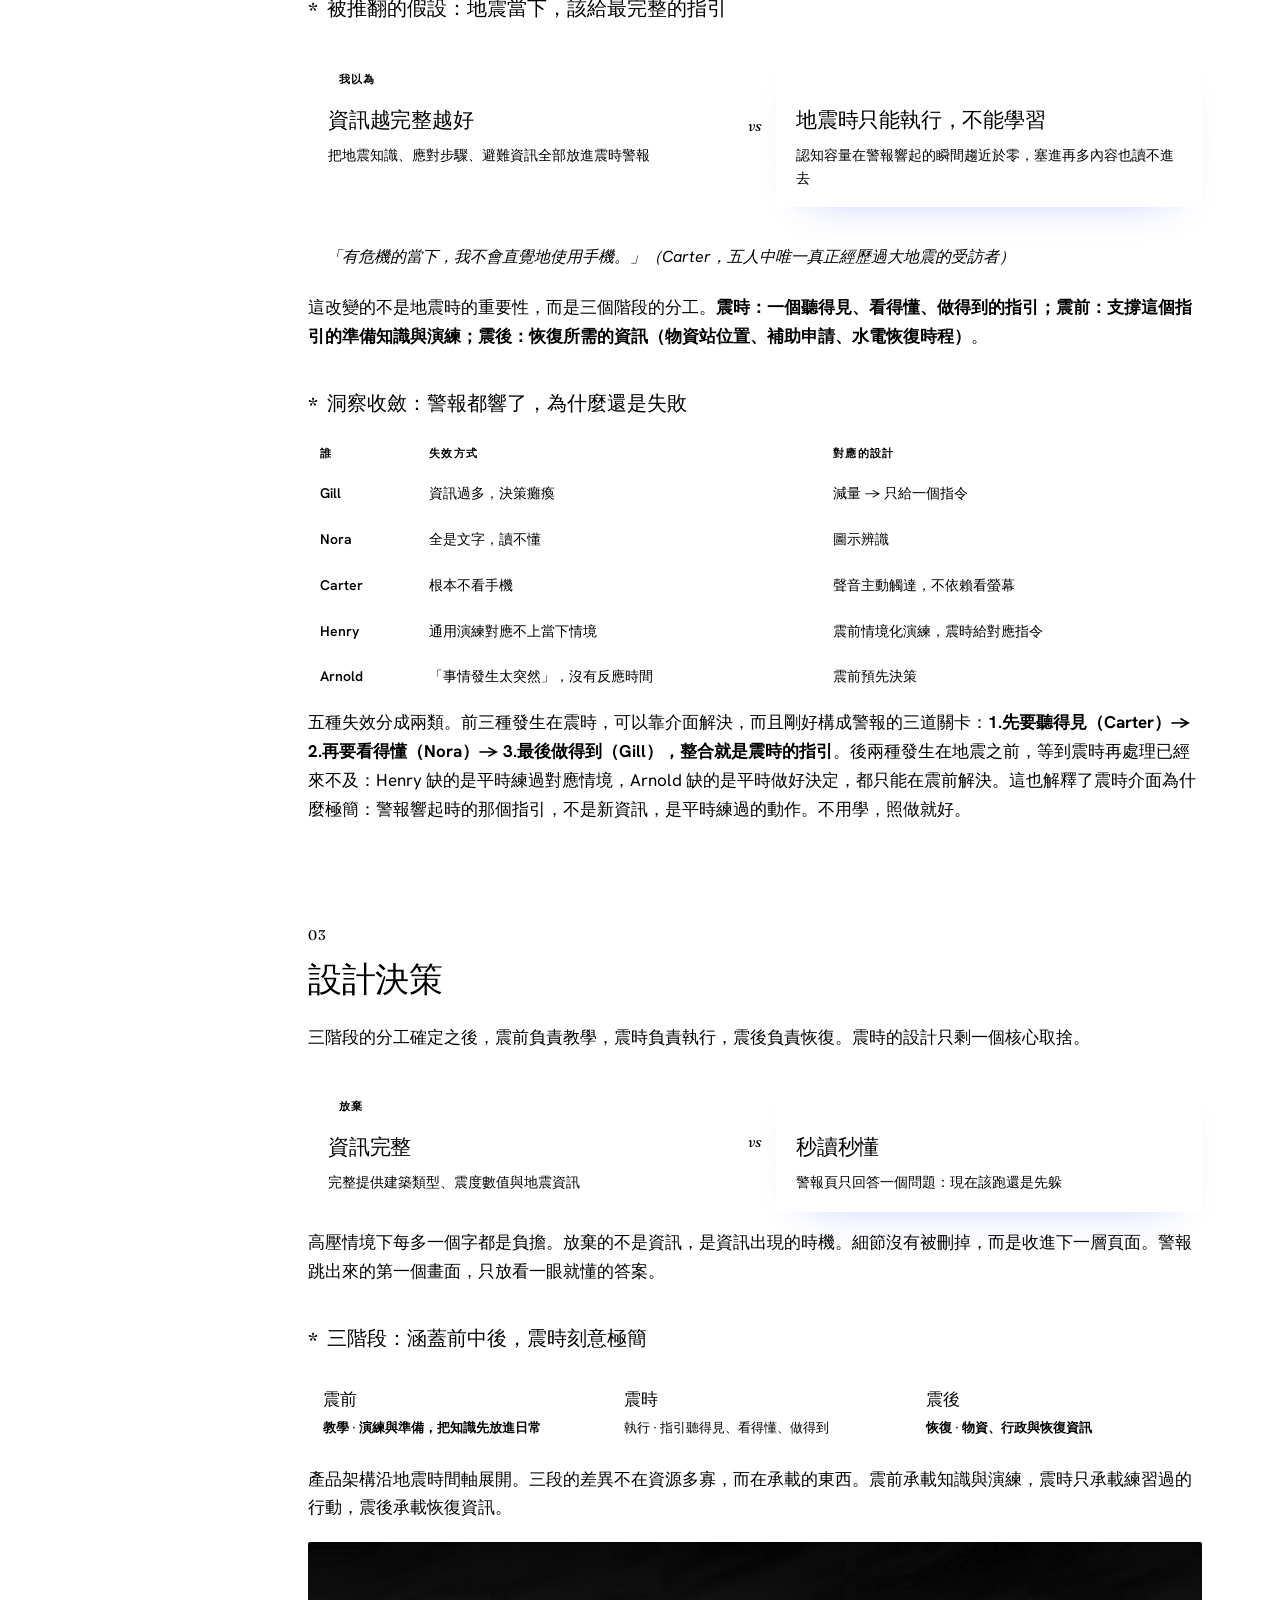
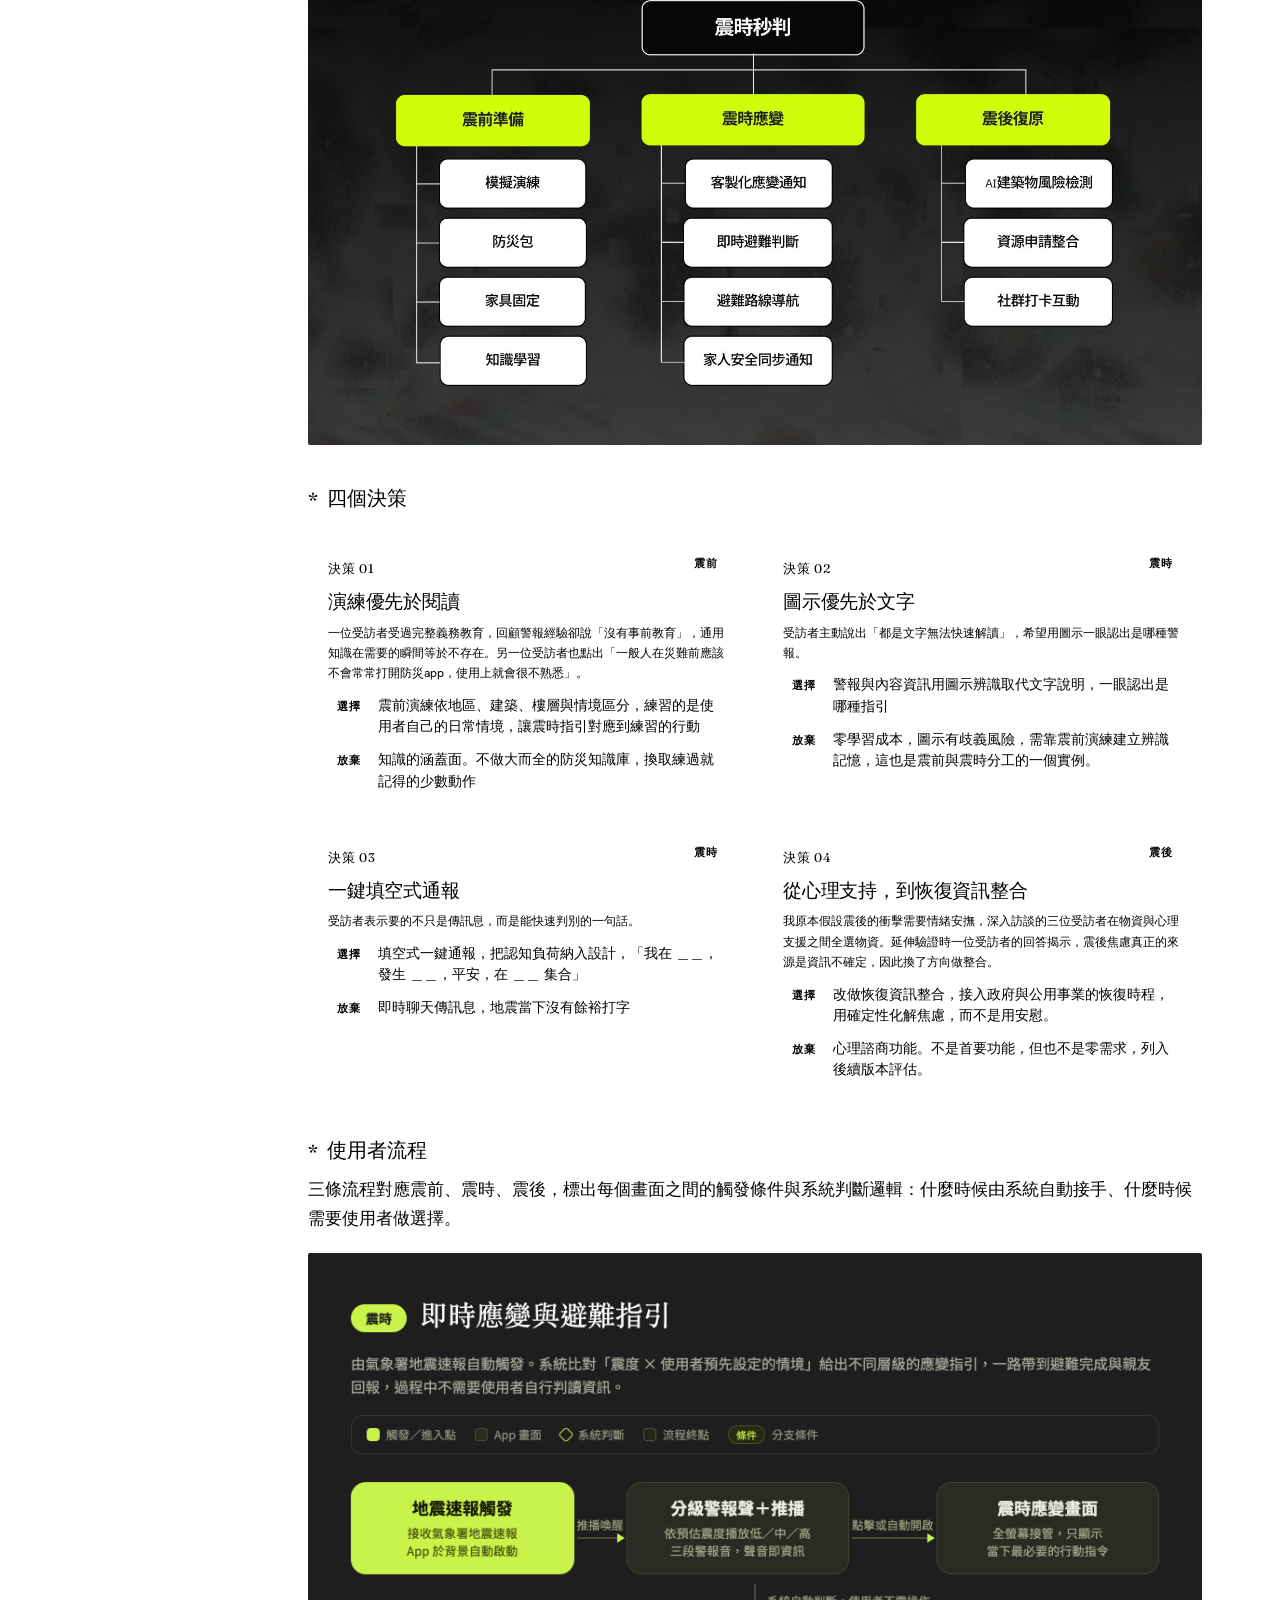
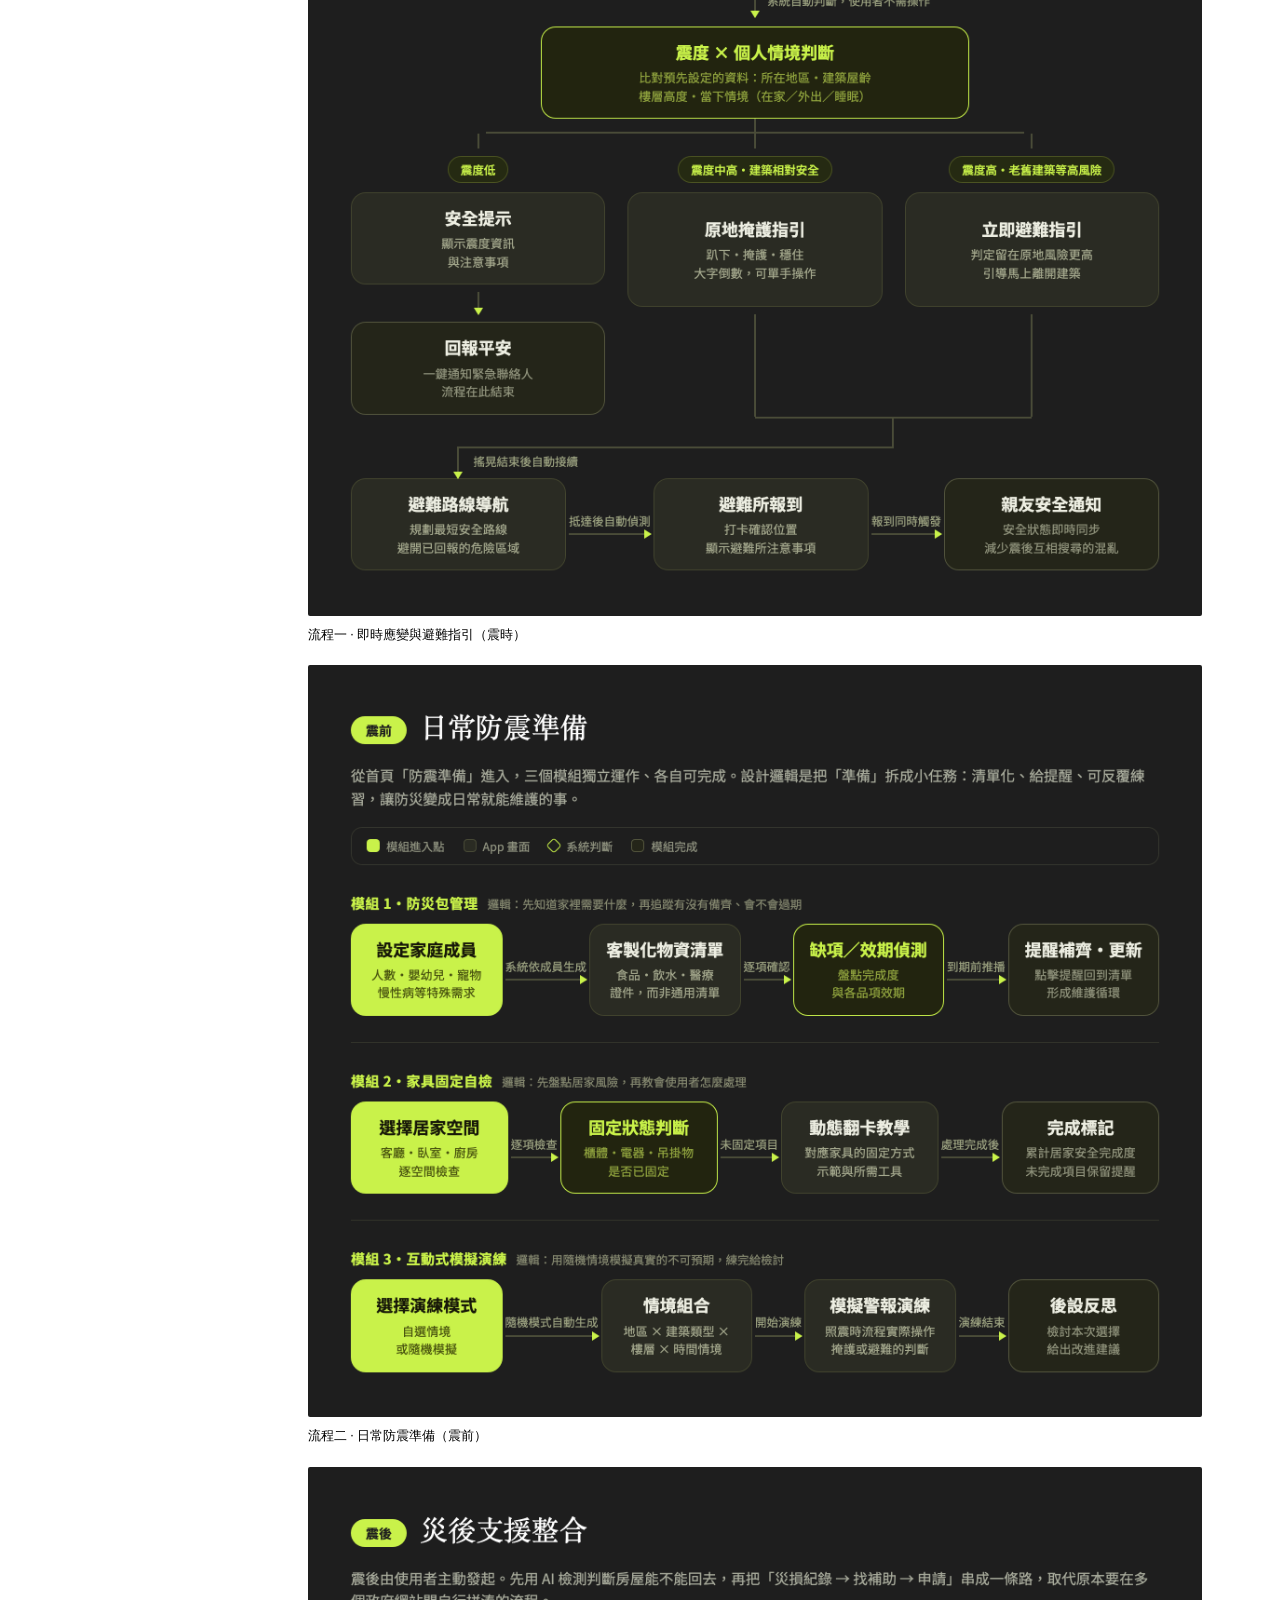
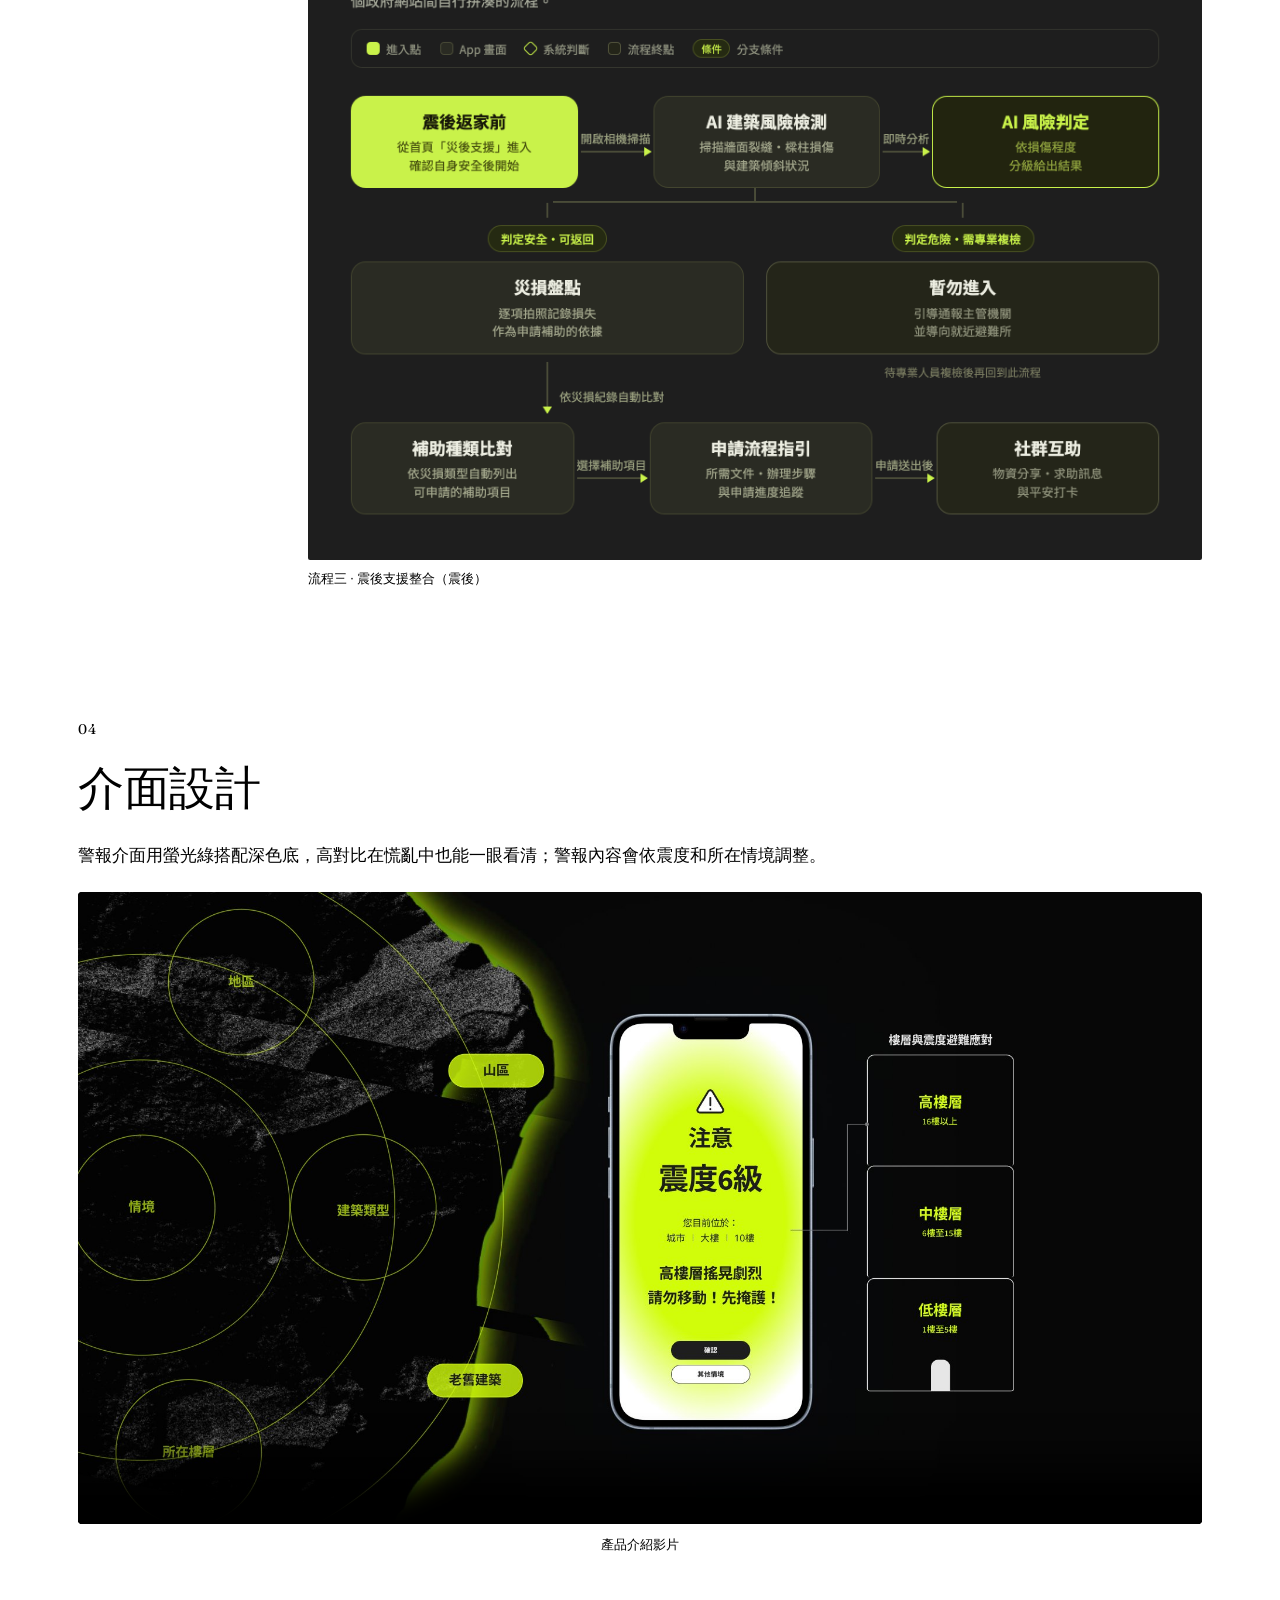
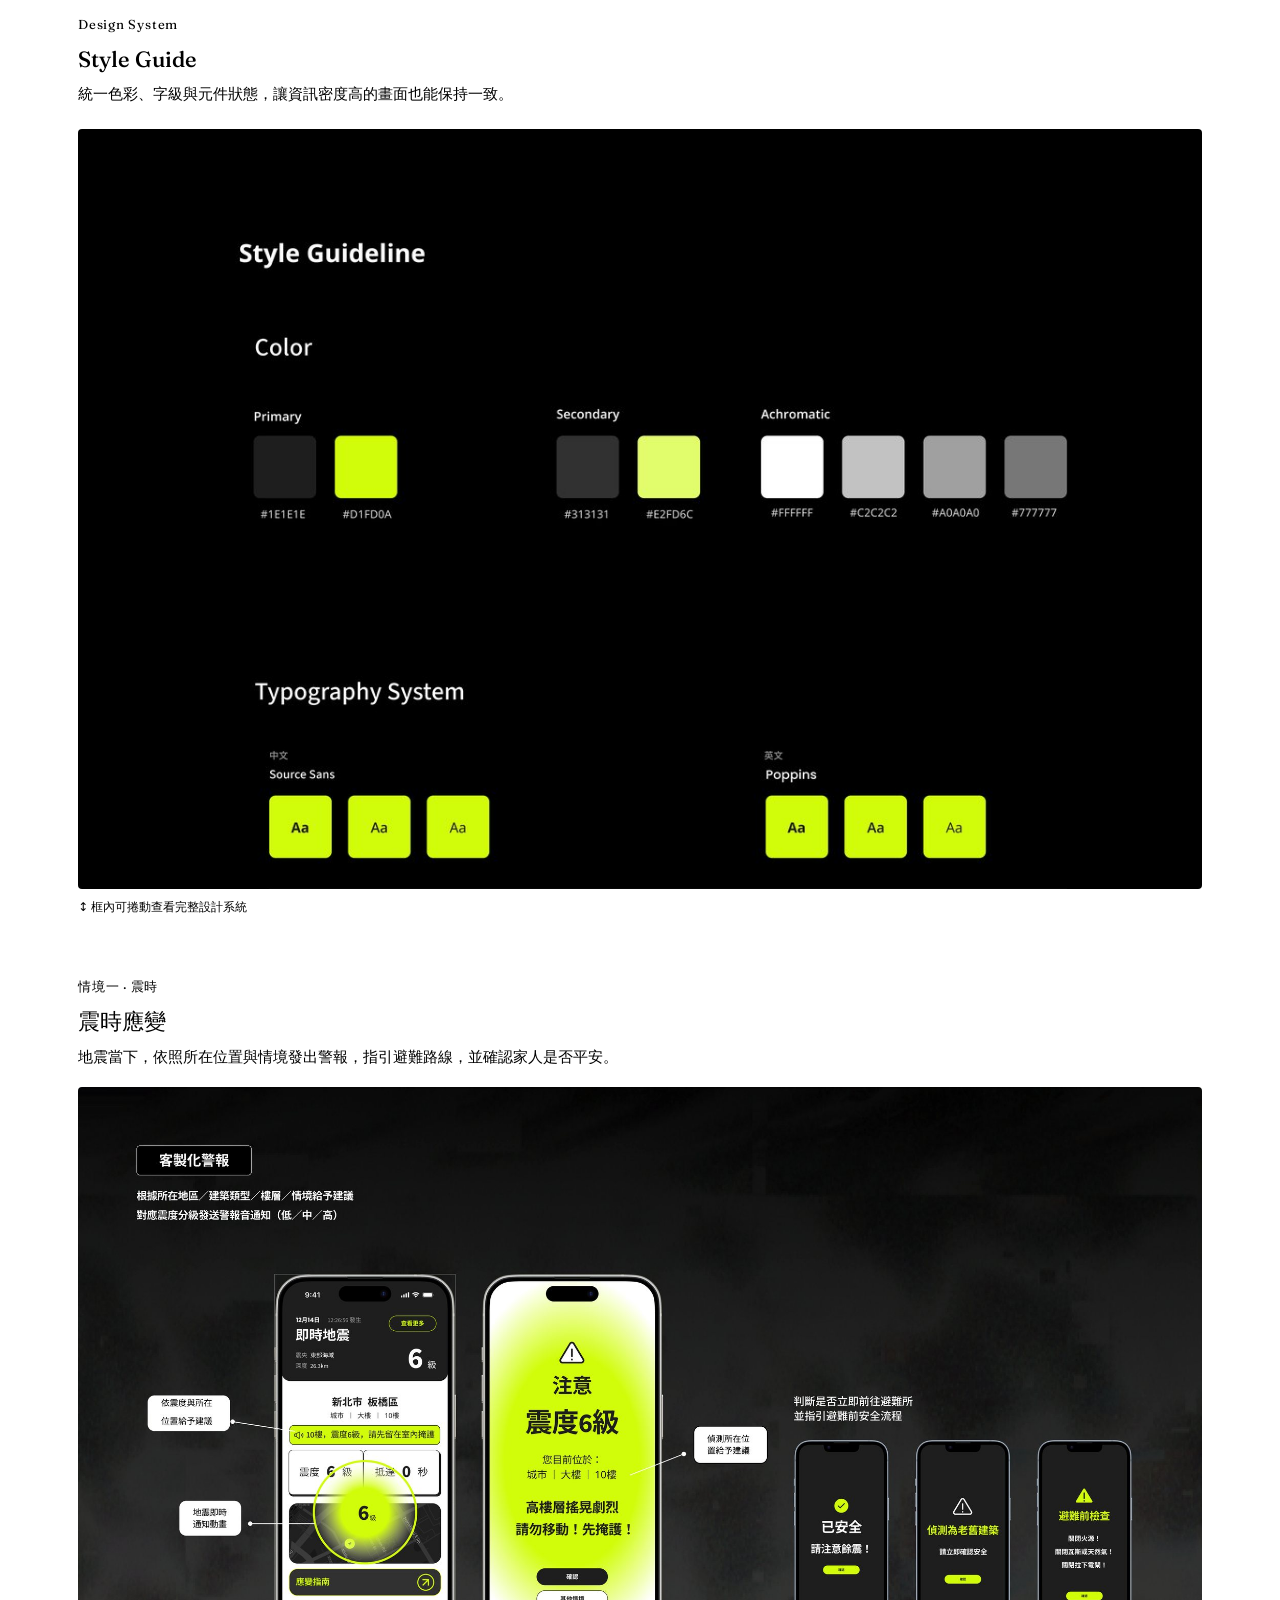
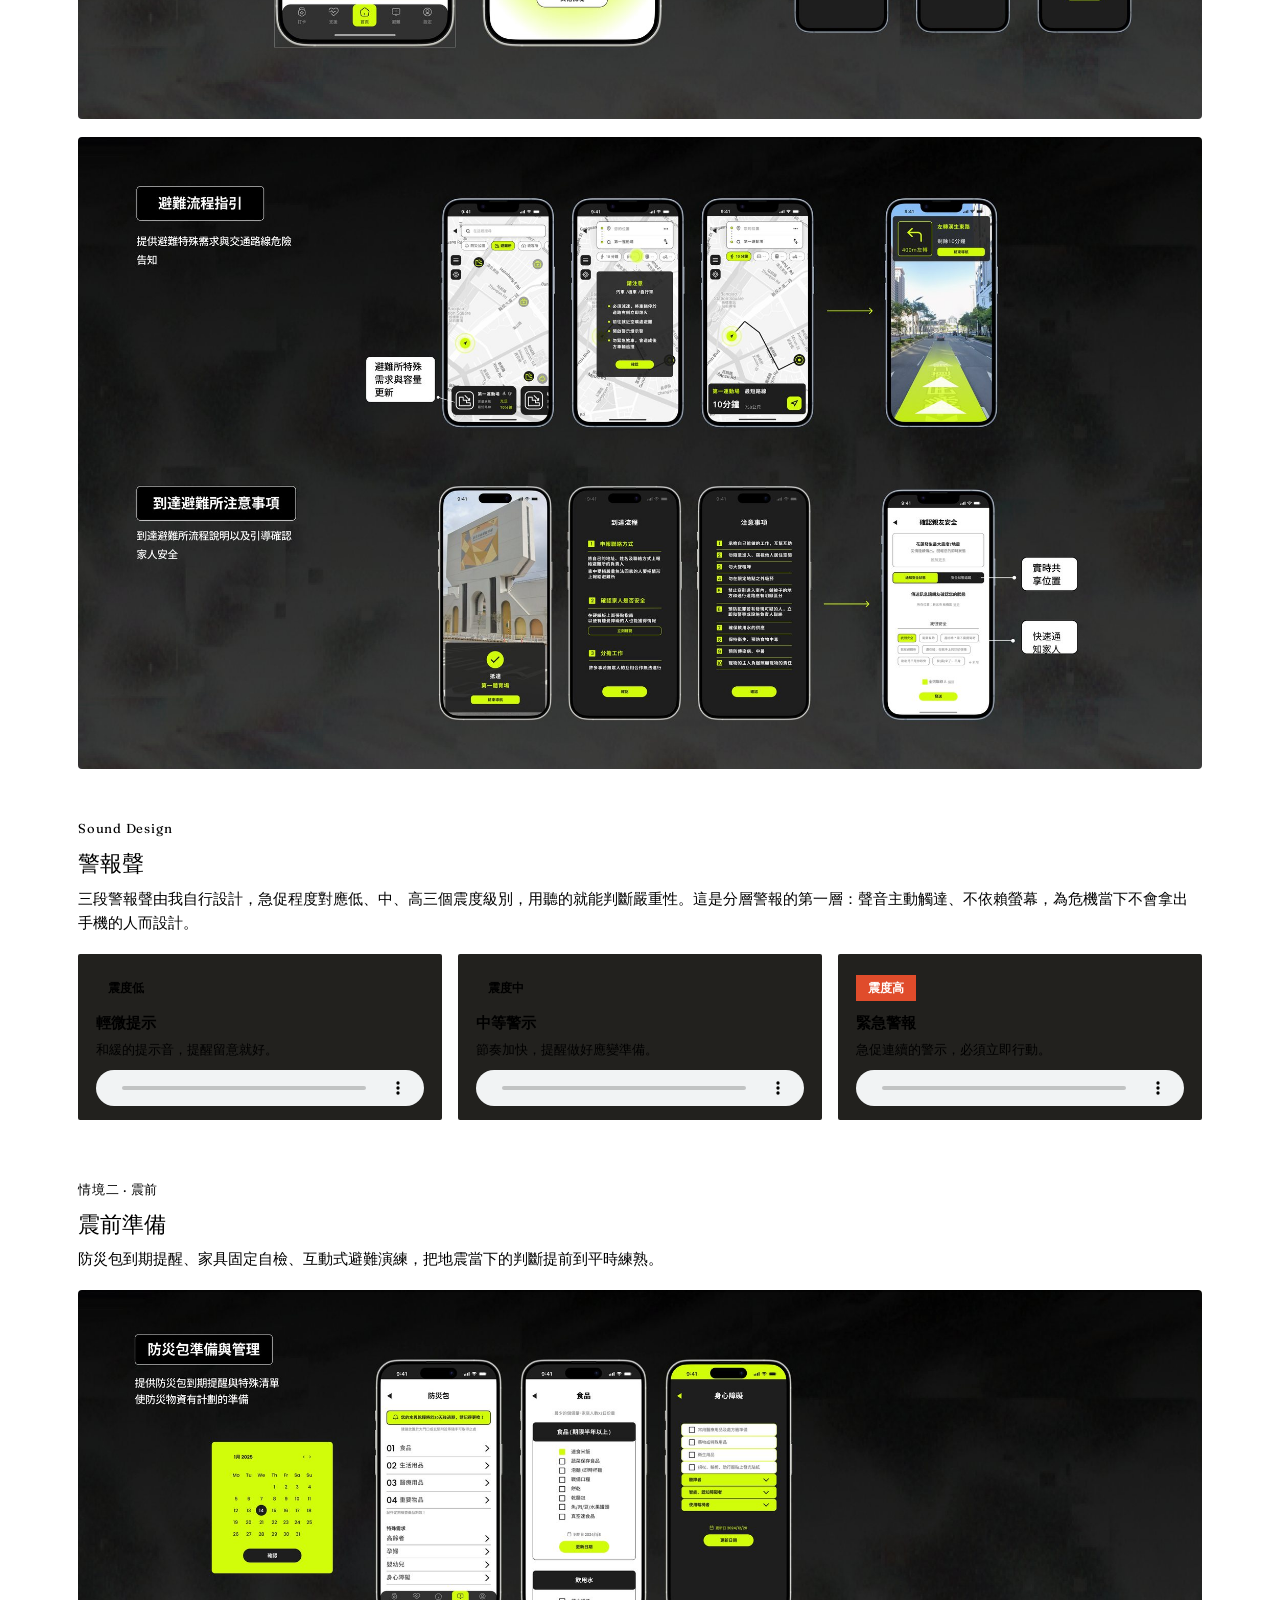
<file: work/quake.html>
<!DOCTYPE html>
<html lang="zh-Hant">
<head>
<meta charset="UTF-8" />
<meta name="viewport" content="width=device-width, initial-scale=1.0" />
<title>震時秒判 — 地震應對 App · Case Study</title>
<meta name="description" content="震時秒判 — 涵蓋地震前、中、後的應對 App。UI/UX 概念設計，含使用者研究、痛點分析與完整介面設計。金點概念設計獎、金點新秀設計獎。" />
<link rel="preconnect" href="https://fonts.googleapis.com" />
<link rel="preconnect" href="https://fonts.gstatic.com" crossorigin />
<link href="https://fonts.googleapis.com/css2?family=Fraunces:ital,opsz,wght@0,9..144,300..600;1,9..144,300..500&family=Hanken+Grotesk:wght@400;500;600&display=swap" rel="stylesheet" />
<link rel="stylesheet" href="../assets/case.css" />
</head>
<body>

<div class="topbar">
  <div class="wrap">
    <a class="brand" href="../index.html">Brynn<span>.</span></a>
    <a class="back" href="../index.html#work">← All work</a>
  </div>
</div>

<main>
  <!-- 滿版 hero -->
  <div class="cx-herobanner">
    <img src="../assets/images/project/UIUX/web/quake/cover.jpg?v=2" alt="震時秒判 主視覺" />
  </div>

  <!-- 標題 -->
  <div class="cx-title">
    <span class="eyebrow">UI/UX · 地震應對 App · 2025</span>
    <h1 class="display">震時秒判</h1>
    <p class="lead">涵蓋地震前、中、後的應對 App，依照你的位置與情境，告訴你當下該怎麼做</p>
    <div class="awards">
      <img class="award-img" src="../assets/images/awards/golden-pin-concept-2025.png" alt="金點概念設計獎 2025 標章 Golden Pin Concept Design Award" />
      <span class="award">金點概念設計獎 <span class="en">Golden Pin Concept Design Award</span></span>
      <span class="award">金點新秀設計獎 <span class="en">Young Pin Design Award</span></span>
    </div>
  </div>

  <!-- meta -->
  <dl class="cx-metarow">
    <div><dt>專案時程</dt><dd>2025</dd></div>
    <div><dt>主要負責項目</dt><dd>UX 研究、UI 設計、Prototype、聲音設計、介紹影片製作</dd></div>
    <div><dt>使用工具</dt><dd>Figma</dd></div>
    <div><dt>類型</dt><dd>概念設計 · 防災</dd></div>
  </dl>

  <!-- 左導覽 + 敘事 -->
  <div class="cx">
    <aside class="cx-nav">
      <ul>
        <li><a href="#s1" class="active">背景與目標</a></li>
        <li><a href="#s2">挑戰與洞察</a></li>
        <li><a href="#s3">設計決策</a></li>
        <li><a href="#s4">介面設計</a></li>
      </ul>
    </aside>

    <div class="cx-main">

      <!-- 01 背景與目標 -->
      <section class="cx-sec" id="s1" data-sec>
        <span class="secnum">01</span>
        <h2 class="lbl">背景與目標</h2>
        <p class="intro">台灣每年有超過 3 萬次地震，現有警報系統過於單向，缺乏個人化與行為引導，<b>導致面對危機時多數人仍陷於「該跑還是不該跑」的猶豫中。</b>震時秒判把警報變成行動指引：依使用者的位置與情境，給出當下該做的動作，並完整銜接震前準備、震時應變與震後復原。</p>
        <div class="sub">
          <h3>搖晃當下，人們其實在猶豫</h3>
          <p>「搖晃有多嚴重、我該跑嗎？這棟樓會不會倒？衝出去反而更危險？」多數人在這三個疑問中選擇打卡、觀望，錯過了逃生時機。</p>
          <div class="fig"><img src="../assets/images/project/UIUX/web/quake/bg-problem.jpg" alt="地震當下使用者的三個疑問與觀望行為" loading="lazy" /><div class="cap">地震當下的三個疑問 → 觀望 → 錯失逃生時機（右：921 大地震資料圖）</div></div>
        </div>
        <div class="sub">
          <h3>使用者研究分析</h3>
          <p>從量化問卷（年齡涵蓋 10–65 歲）和質化訪談確認這不是少數人的困境：</p>
          <div class="fig"><img src="../assets/images/project/UIUX/web/quake/research-overview.jpg" alt="使用者研究方法：量化問卷 × 質化訪談" loading="lazy" /></div>
          <div class="fig" style="margin-top:14px">
            <div class="metrics four">
              <div class="metric"><div class="big">90%</div><div class="lbl">地震時無法快速判斷該逃生或原地避難</div></div>
              <div class="metric"><div class="big">85%</div><div class="lbl">擔心家人安全，缺乏即時回報方式</div></div>
              <div class="metric"><div class="big">72%</div><div class="lbl">防災知識停留在宣導，難以轉化為行動</div></div>
              <div class="metric"><div class="big">70%</div><div class="lbl">缺乏定期檢查防災裝備與震後修復的機制</div></div>
            </div>
          </div>
          <p>這些痛點依地震災害的時間先後，落在震前、震時、震後三段。因此本專案<b>把警報從「制式警報通知」變成「行動指引」</b>，在地震前、中、後各階段，依使用者的位置與情境，給出當下即時該做的行動。</p>
        </div>
      </section>

      <!-- 02 挑戰與洞察 -->
      <section class="cx-sec" id="s2" data-sec>
        <span class="secnum">02</span>
        <h2 class="lbl">挑戰與洞察</h2>
        <p class="intro">整個專案最關鍵的轉折，是一個<b>被訪談推翻的假設</b>：我原本以為地震 App 的重點在「地震當下」。</p>
        <div class="phases">
          <div class="ph"><span class="pht">4 個月</span><span class="phw">研究 → 設計 → 兩輪測試</span></div>
          <div class="ph"><span class="pht">量化問卷</span><span class="phw">年齡涵蓋 10–65 歲，掌握整體輪廓</span></div>
          <div class="ph"><span class="pht">質化訪談 5 位</span><span class="phw">深度分析聚焦 3 位，以最大差異取樣</span></div>
        </div>

        <div class="sub">
          <h3>用地震發生的不同地區／情境來選擇受訪者</h3>
          <p>影響需求的關鍵是兩件事：地震時面對什麼情境、地震來臨時能不能移動。因此我以<b>「地震類型 × 移動策略」</b>挑選差異最大的三位受訪者深入分析，另外兩位用於檢驗發現是否成立。<b>取樣目標為差異覆蓋，而非樣本規模。</b></p>
          <div class="smap">
            <div class="sgroup main">
              <div class="glabel">深度分析 · 3 位<span>以「地震類型 × 移動策略」取最大差異</span></div>
              <div class="srow"><b>Gill</b><span class="st">都會地震</span><span class="st">帶幼移動</span><span class="sd">孕婦，避難時須同時兼顧幼兒</span></div>
              <div class="srow"><b>Nora</b><span class="st">山區土石流</span><span class="st">就地避難</span><span class="sd">聯外道路與訊號都可能中斷</span></div>
              <div class="srow"><b>Carter</b><span class="st">都會地震</span><span class="st">主動疏散</span><span class="st hot">唯一親歷者</span><span class="sd">親歷花蓮大地震，並協助他人疏散</span></div>
            </div>
            <div class="sgroup check">
              <div class="glabel">延伸驗證 · 2 位<span>檢驗三人的發現是否成立</span></div>
              <div class="srow"><b>Henry</b><span class="sd">研究生</span></div>
              <div class="srow"><b>Arnold</b><span class="sd">裝修師傅</span></div>
            </div>
          </div>
          <p>當受訪者的說法彼此衝突時，以 Carter 的資料為準：他是五人中唯一真正經歷過大地震的人，<b>實際行為的證據比想像中的回答更可信</b>。</p>
        </div>
        <div class="sub">
          <h3>五位受訪者的共同痛點</h3>
          <p>孕婦、山區學生、健身教練、研究生、裝修師傅，五個人的背景沒有交集，卻在八件事上講出同樣的痛點。</p>
          <div class="consensus">
            <div class="citem"><span>1. 不知道避難所的位置</span><span class="cs">5 / 5</span></div>
            <div class="citem"><span>2. 震後最優先的需求是物資</span><span class="cs">5 / 5</span></div>
            <div class="citem"><span>3. 需要離線模式</span><span class="cs">5 / 5</span></div>
            <div class="citem"><span>4. 警報階段全數失效</span><span class="cs">5 / 5</span></div>
            <div class="citem"><span>5. 圖示優先於文字</span><span class="cs">5 / 5</span></div>
            <div class="citem"><span>6. 介面必須極簡</span><span class="cs">5 / 5</span></div>
            <div class="citem"><span>7. 不信任斷網後的 App，皆自備替代方案</span><span class="cs">5 / 5</span></div>
            <div class="citem"><span>8. 未安裝任何地震防災 App</span><span class="cs">5 / 5</span></div>
            <div class="citem weak"><span>系統失效時，回到人際與社區網絡</span><span class="cs">3 / 5</span></div>
            <div class="citem weak"><span>震後補助流程不透明</span><span class="cs">3 / 5</span></div>
          </div>
          <p>這八項共識構成產品的必要功能。以下三張 persona 呈現的則是設計需要取捨的部分。</p>
          <div class="pcards">
            <div class="pcard">
              <img class="face" src="../assets/images/project/UIUX/web/quake/face-gill.jpg" alt="Gill" loading="lazy" />
              <div class="body">
                <div class="nm">Gill</div>
                <div class="tag">孕婦 · 都會地震</div>
                <div class="pq">「不能全力奔跑。」</div>
                <div class="move">移動策略：<b>帶幼移動</b></div>
                <div class="plabel">核心痛點</div>
                <ul class="pains">
                  <li>自身行動受限，孩子又難以受控，能分給螢幕的注意力趨近於零</li>
                  <li>擔心孕婦物資，以及避難路徑是否平穩</li>
                </ul>
              </div>
            </div>
            <div class="pcard">
              <img class="face" src="../assets/images/project/UIUX/web/quake/face-nora.jpg" alt="Nora" loading="lazy" />
              <div class="body">
                <div class="nm">Nora</div>
                <div class="tag">山區學生 · 土石流風險</div>
                <div class="pq">「到了才發現進不去。」</div>
                <div class="move">移動策略：<b>就地避難</b></div>
                <div class="plabel">核心痛點</div>
                <ul class="pains">
                  <li>山區訊號原本就不穩定，斷網後 App 無法提供協助</li>
                  <li>聯外道路常僅有一條，封路即無法離開；避難所數量少，選錯就沒有第二次機會</li>
                </ul>
              </div>
            </div>
            <div class="pcard">
              <img class="face" src="../assets/images/project/UIUX/web/quake/face-carter.jpg" alt="Carter" loading="lazy" />
              <div class="body">
                <div class="nm">Carter</div>
                <div class="tag">健身教練 · 親歷花蓮大地震</div>
                <span class="badge">唯一親歷者</span>
                <div class="pq">「有危機的當下，我不會直覺地使用手機。」</div>
                <div class="move">移動策略：<b>主動疏散、協助他人</b></div>
                <div class="plabel">核心痛點</div>
                <ul class="pains">
                  <li>危機當下不會查看手機</li>
                  <li>最擔心天花板掉落物，這是只有親歷者才會給出的答案</li>
                </ul>
              </div>
            </div>
          </div>
        </div>

        <div class="sub">
          <h3>三個人在同一個環節失效，原因卻完全不同</h3>
          <p>三人的旅程低谷都落在「收到警報的那一刻」：</p>
          <ul class="facts">
            <li><b>Gill</b>：被過量資訊癱瘓</li>
            <li><b>Nora</b>：讀不懂純文字的警報類型</li>
            <li><b>Carter</b>：根本不會拿出手機</li>
          </ul>
          <p>一個設計無法同時解決三種失效，推導出後續的分層警報架構：<b>聽得見 → 看得懂 → 做得到</b>。</p>
          <div class="fig"><img src="../assets/images/project/UIUX/web/quake/journey-integrated.jpg" alt="三人旅程整合：同一個環節失效，三種機制" loading="lazy" /></div>
        </div>

        <div class="sub">
          <h3>延伸驗證：兩位新受訪者，催生了三個功能決策</h3>
          <p>深入分析三位受訪者後，我加訪了 Henry（研究生）與 Arnold（裝修師傅）做交叉驗證。核心發現從三人一致變成五人一致。<b>但更重要的是，他們不只驗證了共識，還直接催生了三個功能決策。</b></p>
          <div class="dcards three">
            <div class="dcard">
              <span class="dnum">Henry · 研究生</span>
              <h4>警報有用，但每一次地震都不一樣</h4>
              <p class="dq">「警報之後該採取什麼行動、不同情境怎麼應變，沒有事前教育。」</p>
              <div class="dline dfind"><span class="k">發現</span><span>義務教育本就包含地震演練，趴下、掩護、穩住是常識，他卻說「沒有事前教育」。這個落差本身就是發現</span></div>
              <div class="dline dsee"><span class="k">洞察</span><span>通用演練對應不上警報響起那一刻的具體情境：規模多大、人在幾樓、當下在做什麼。知識在需要的瞬間無法轉譯成行動</span></div>
              <div class="dline dland"><span class="k">落地</span><span>震時秒判的核心功能：警報觸發時，依情境給出即時行動指引</span></div>
            </div>
            <div class="dcard">
              <span class="dnum">Henry · 研究生</span>
              <h4>斷網時，他想到的是人</h4>
              <p class="dq">「由當地組織代表（里民）系統性統計居民狀態、失蹤與否，以便外地親友查詢。」</p>
              <div class="dline dfind"><span class="k">發現</span><span>其他受訪者回答的是替代通訊工具：電話、對講機、簡訊。Henry 提出的是由人組成的查詢機制</span></div>
              <div class="dline dsee"><span class="k">洞察</span><span>需求的本質不是「恢復通訊」，而是「讓外地親友知道我平安」</span></div>
              <div class="dline dland"><span class="k">落地</span><span>親友群組報平安：一鍵送出狀態，不依賴震時最脆弱的即時通訊</span></div>
            </div>
            <div class="dcard">
              <span class="dnum">Arnold · 裝修師傅</span>
              <h4>用確定性化解焦慮，而不是安慰</h4>
              <p class="dq">「如果恢復時間無法確定，災戶會很擔心。」</p>
              <div class="dline dfind"><span class="k">發現</span><span>我原本判斷「心理支持不需要做」，Arnold 的回答修正了這個結論</span></div>
              <div class="dline dsee"><span class="k">洞察</span><span>震後焦慮的來源不是情緒本身，而是資訊不確定：停水何時恢復、避難所何時開放，答案只有政府與公用事業單位能提供</span></div>
              <div class="dline dland"><span class="k">落地</span><span>震後模組定位為政府支援資訊的整合入口，用官方的確定性回應焦慮，而不是用安慰性內容</span></div>
            </div>
          </div>

        </div>

        <div class="sub">
          <h3>被推翻的假設：地震當下，該給最完整的指引</h3>
          <div class="versus">
            <div class="vopt lose">
              <span class="vtag">我以為</span>
              <div class="vt">資訊越完整越好</div>
              <p>把地震知識、應對步驟、避難資訊全部放進震時警報</p>
            </div>
            <div class="vs">vs</div>
            <div class="vopt win">
              <span class="vtag">研究發現</span>
              <div class="vt">地震時只能執行，不能學習</div>
              <p>認知容量在警報響起的瞬間趨近於零，塞進再多內容也讀不進去</p>
            </div>
          </div>
          <div class="pull"><p>「有危機的當下，我不會直覺地使用手機。」（Carter，五人中唯一真正經歷過大地震的受訪者）</p></div>          
          <p style="margin-top:16px">這改變的不是地震時的重要性，而是三個階段的分工。<b>震時：一個聽得見、看得懂、做得到的指引；震前：支撐這個指引的準備知識與演練；震後：恢復所需的資訊（物資站位置、補助申請、水電恢復時程）</b>。</p>
        </div>

        <div class="sub">
          <h3>洞察收斂：警報都響了，為什麼還是失敗</h3>
          <table class="mtable">
            <thead>
              <tr><th>誰</th><th>失效方式</th><th>對應的設計</th></tr>
            </thead>
            <tbody>
              <tr><td>Gill</td><td>資訊過多，決策癱瘓</td><td>減量 → 只給一個指令</td></tr>
              <tr><td>Nora</td><td>全是文字，讀不懂</td><td>圖示辨識</td></tr>
              <tr><td>Carter</td><td>根本不看手機</td><td>聲音主動觸達，不依賴看螢幕</td></tr>
              <tr><td>Henry</td><td>通用演練對應不上當下情境</td><td>震前情境化演練，震時給對應指令</td></tr>
              <tr><td>Arnold</td><td>「事情發生太突然」，沒有反應時間</td><td>震前預先決策</td></tr>
            </tbody>
          </table>
          <p>五種失效分成兩類。前三種發生在震時，可以靠介面解決，而且剛好構成警報的三道關卡：<b>1.先要聽得見（Carter）→ 2.再要看得懂（Nora）→ 3.最後做得到（Gill），整合就是震時的指引</b>。後兩種發生在地震之前，等到震時再處理已經來不及：Henry 缺的是平時練過對應情境，Arnold 缺的是平時做好決定，都只能在震前解決。這也解釋了震時介面為什麼極簡：警報響起時的那個指引，不是新資訊，是平時練過的動作。不用學，照做就好。</p>
        </div>

      </section>

      <!-- 03 設計決策 -->
      <section class="cx-sec" id="s3" data-sec>
        <span class="secnum">03</span>
        <h2 class="lbl">設計決策</h2>
        <p class="intro">三階段的分工確定之後，震前負責教學，震時負責執行，震後負責恢復。震時的設計只剩一個核心取捨。</p>
        <div class="versus">
          <div class="vopt lose">
            <span class="vtag">放棄</span>
            <div class="vt">資訊完整</div>
            <p>完整提供建築類型、震度數值與地震資訊</p>
          </div>
          <div class="vs">vs</div>
          <div class="vopt win">
            <span class="vtag">我的選擇</span>
            <div class="vt">秒讀秒懂</div>
            <p>警報頁只回答一個問題：現在該跑還是先躲</p>
          </div>
        </div>
        <p class="intro" style="margin-top:16px">高壓情境下每多一個字都是負擔。放棄的不是資訊，是資訊出現的時機。細節沒有被刪掉，而是收進下一層頁面。警報跳出來的第一個畫面，只放看一眼就懂的答案。</p>
        <div class="sub">
          <h3>三階段：涵蓋前中後，震時刻意極簡</h3>
          <div class="phases">
            <div class="ph hot"><span class="pht">震前</span><span class="phw">教學 · 演練與準備，把知識先放進日常</span></div>
            <div class="ph mute"><span class="pht">震時</span><span class="phw">執行 · 指引聽得見、看得懂、做得到</span></div>
            <div class="ph hot"><span class="pht">震後</span><span class="phw">恢復 · 物資、行政與恢復資訊</span></div>
          </div>
          <p style="margin-top:14px">產品架構沿地震時間軸展開。三段的差異不在資源多寡，而在承載的東西。震前承載知識與演練，震時只承載練習過的行動，震後承載恢復資訊。</p>
          <div class="fig"><img src="../assets/images/project/UIUX/web/quake/system-overview.jpg" alt="功能系統概述：震前準備 / 震時應變 / 震後復原" loading="lazy" /></div>
        </div>
        <div class="sub">
          <h3>四個決策</h3>
          <div class="dcards">
            <div class="dcard">
              <span class="dph">震前</span>
              <span class="dnum">決策 01</span>
              <h4>演練優先於閱讀</h4>
              <span class="dsrc">一位受訪者受過完整義務教育，回顧警報經驗卻說「沒有事前教育」，通用知識在需要的瞬間等於不存在。另一位受訪者也點出「一般人在災難前應該不會常常打開防災app，使用上就會很不熟悉」。</span>
              <div class="dline dwin"><span class="k">選擇</span><span>震前演練依地區、建築、樓層與情境區分，練習的是使用者自己的日常情境，讓震時指引對應到練習的行動</span></div>
              <div class="dline dlose"><span class="k">放棄</span><span>知識的涵蓋面。不做大而全的防災知識庫，換取練過就記得的少數動作</span></div>
            </div>
            <div class="dcard">
              <span class="dph">震時</span>
              <span class="dnum">決策 02</span>
              <h4>圖示優先於文字</h4>
              <span class="dsrc">受訪者主動說出「都是文字無法快速解讀」，希望用圖示一眼認出是哪種警報。</span>
              <div class="dline dwin"><span class="k">選擇</span><span>警報與內容資訊用圖示辨識取代文字說明，一眼認出是哪種指引</span></div>
              <div class="dline dlose"><span class="k">放棄</span><span>零學習成本，圖示有歧義風險，需靠震前演練建立辨識記憶，這也是震前與震時分工的一個實例。</span></div>
            </div>
            <div class="dcard">
              <span class="dph">震時</span>
              <span class="dnum">決策 03</span>
              <h4>一鍵填空式通報</h4>
              <span class="dsrc">受訪者表示要的不只是傳訊息，而是能快速判別的一句話。</span>
              <div class="dline dwin"><span class="k">選擇</span><span>填空式一鍵通報，把認知負荷納入設計，「我在 ＿＿，發生 ＿＿，平安，在 ＿＿ 集合」</span></div>
              <div class="dline dlose"><span class="k">放棄</span><span>即時聊天傳訊息，地震當下沒有餘裕打字</span></div>
            </div>
            <div class="dcard">
              <span class="dph">震後</span>
              <span class="dnum">決策 04</span>
              <h4>從心理支持，到恢復資訊整合</h4>
              <span class="dsrc">我原本假設震後的衝擊需要情緒安撫，深入訪談的三位受訪者在物資與心理支援之間全選物資。延伸驗證時一位受訪者的回答揭示，震後焦慮真正的來源是資訊不確定，因此換了方向做整合。</span>
              <div class="dline dwin"><span class="k">選擇</span><span>改做恢復資訊整合，接入政府與公用事業的恢復時程，用確定性化解焦慮，而不是用安慰。</span></div>
              <div class="dline dlose"><span class="k">放棄</span><span>心理諮商功能。不是首要功能，但也不是零需求，列入後續版本評估。</span></div>
            </div>
          </div>
        </div>
        <!-- Functional Map（暫時隱藏）
        <div class="sub">
          <h3>Functional Map</h3>
          <p>從三階段展開的完整功能地圖，作為介面設計的藍圖。</p>
          <div class="fig"><img src="../assets/images/project/UIUX/web/quake/functional-map.jpg" alt="Functional Map 完整功能地圖" loading="lazy" /></div>
        </div>
        -->
        <div class="sub">
          <h3>使用者流程</h3>
          <p>三條流程對應震前、震時、震後，標出每個畫面之間的觸發條件與系統判斷邏輯：什麼時候由系統自動接手、什麼時候需要使用者做選擇。</p>
          <div class="fig"><img src="../assets/images/project/UIUX/web/quake/userflow-1.png?v=2" alt="使用者流程一 · 即時應變與避難指引" loading="lazy" /><div class="cap">流程一 · 即時應變與避難指引（震時）</div></div>
          <div class="fig"><img src="../assets/images/project/UIUX/web/quake/userflow-2.png?v=2" alt="使用者流程二 · 日常防震準備" loading="lazy" /><div class="cap">流程二 · 日常防震準備（震前）</div></div>
          <div class="fig"><img src="../assets/images/project/UIUX/web/quake/userflow-3.png?v=2" alt="使用者流程三 · 震後支援整合" loading="lazy" /><div class="cap">流程三 · 震後支援整合（震後）</div></div>
        </div>
      </section>

    </div>
  </div>

  <!-- 04 介面設計（深色霓虹展示區） -->
  <section class="uidark" id="s4" data-sec>
    <div class="uidark-inner">
      <span class="k">04</span>
      <h2>介面設計</h2>
      <p class="lede">警報介面用螢光綠搭配深色底，高對比在慌亂中也能一眼看清；警報內容會依震度和所在情境調整。</p>

      <div class="uvideo">
        <video controls playsinline preload="none" poster="../assets/images/project/UIUX/web/quake/intro-poster.jpg">
          <source src="../assets/images/project/UIUX/web/quake/intro.mp4" type="video/mp4" />
        </video>
        <div class="cap">產品介紹影片</div>
      </div>

      <!-- Style Guide -->
      <div class="uphase">
        <span class="pk">Design System</span>
        <h3>Style Guide</h3>
        <p>統一色彩、字級與元件狀態，讓資訊密度高的畫面也能保持一致。</p>
        <div class="styleguide"><img src="../assets/images/project/UIUX/web/quake/styleguide.jpg?v=2" alt="Style Guide 設計系統" loading="lazy" /></div>
        <div class="sg-hint">↕ 框內可捲動查看完整設計系統</div>
      </div>

      <!-- 震時 -->
      <div class="uphase">
        <span class="pk">情境一 · 震時</span>
        <h3>震時應變</h3>
        <p>地震當下，依照所在位置與情境發出警報，指引避難路線，並確認家人是否平安。</p>
        <div class="uwide"><img src="../assets/images/project/UIUX/web/quake/ui-response-1.jpg" alt="震時應變 · 客製化警報與震度分級判斷" loading="lazy" /></div>
        <div class="uwide"><img src="../assets/images/project/UIUX/web/quake/ui-response-2.jpg" alt="震時應變 · 避難導引與親友安全確認" loading="lazy" /></div>

        <!-- 警報聲設計 -->
        <div class="uphase" style="margin-top:44px">
          <span class="pk">Sound Design</span>
          <h3>警報聲</h3>
          <p>三段警報聲由我自行設計，急促程度對應低、中、高三個震度級別，用聽的就能判斷嚴重性。這是分層警報的第一層：聲音主動觸達、不依賴螢幕，為危機當下不會拿出手機的人而設計。</p>
          <div class="usounds">
            <div class="usound">
              <span class="lv">震度低</span>
              <h4>輕微提示</h4>
              <p>和緩的提示音，提醒留意就好。</p>
              <audio controls preload="none" src="../assets/images/project/UIUX/web/quake/alarm-low.m4a"></audio>
            </div>
            <div class="usound mid">
              <span class="lv">震度中</span>
              <h4>中等警示</h4>
              <p>節奏加快，提醒做好應變準備。</p>
              <audio controls preload="none" src="../assets/images/project/UIUX/web/quake/alarm-medium.m4a"></audio>
            </div>
            <div class="usound high">
              <span class="lv">震度高</span>
              <h4>緊急警報</h4>
              <p>急促連續的警示，必須立即行動。</p>
              <audio controls preload="none" src="../assets/images/project/UIUX/web/quake/alarm-high.m4a"></audio>
            </div>
          </div>
        </div>
      </div>

      <!-- 震前 -->
      <div class="uphase">
        <span class="pk">情境二 · 震前</span>
        <h3>震前準備</h3>
        <p>防災包到期提醒、家具固定自檢、互動式避難演練，把地震當下的判斷提前到平時練熟。</p>
        <div class="uwide"><img src="../assets/images/project/UIUX/web/quake/ui-prepare-1.jpg" alt="震前準備 · 防災包準備與家具固定自檢" loading="lazy" /></div>
        <div class="uwide"><img src="../assets/images/project/UIUX/web/quake/ui-prepare-2.jpg" alt="震前準備 · 互動式模擬演練" loading="lazy" /></div>
      </div>

      <!-- 震後 -->
      <div class="uphase">
        <span class="pk">情境三 · 震後</span>
        <h3>震後修復</h3>
        <p>AI 建築檢測、補助申請、社群互助，將震後需要的資訊完整整合在同一個地方。</p>
        <div class="uwide"><img src="../assets/images/project/UIUX/web/quake/ui-recover-1.jpg" alt="震後修復 · AI 建築物檢測與政府資源整合" loading="lazy" /></div>
        <div class="uwide"><img src="../assets/images/project/UIUX/web/quake/ui-recover-2.jpg" alt="震後修復 · 社群互助打卡" loading="lazy" /></div>
      </div>

      <!-- Prototype 互動展示 -->
      <div class="uphase">
        <span class="pk">Prototype</span>
        <h3>互動原型</h3>
        <p>八段互動原型，涵蓋客製化設定、警示、導航、演練到震後掃描的核心操作。</p>
        <div class="uclips">
          <div class="uclip"><video class="uclipv" muted loop playsinline preload="metadata" poster="../assets/images/project/UIUX/web/quake/proto-0-custom-poster.jpg"><source src="../assets/images/project/UIUX/web/quake/proto-0-custom.mp4" type="video/mp4" /></video><div class="cap">客製化設定</div></div>
          <div class="uclip"><video class="uclipv" muted loop playsinline preload="metadata" poster="../assets/images/project/UIUX/web/quake/proto-1-alert-poster.jpg"><source src="../assets/images/project/UIUX/web/quake/proto-1-alert.mp4" type="video/mp4" /></video><div class="cap">警示通知</div></div>
          <div class="uclip"><video class="uclipv" muted loop playsinline preload="metadata" poster="../assets/images/project/UIUX/web/quake/proto-2-nav-poster.jpg"><source src="../assets/images/project/UIUX/web/quake/proto-2-nav.mp4" type="video/mp4" /></video><div class="cap">避難路線導航</div></div>
          <div class="uclip"><video class="uclipv" muted loop playsinline preload="metadata" poster="../assets/images/project/UIUX/web/quake/proto-3-furniture-poster.jpg"><source src="../assets/images/project/UIUX/web/quake/proto-3-furniture.mp4" type="video/mp4" /></video><div class="cap">家具固定教學</div></div>
          <div class="uclip"><video class="uclipv" muted loop playsinline preload="metadata" poster="../assets/images/project/UIUX/web/quake/proto-4-drill-select-poster.jpg"><source src="../assets/images/project/UIUX/web/quake/proto-4-drill-select.mp4" type="video/mp4" /></video><div class="cap">避難演練・模式選擇</div></div>
          <div class="uclip"><video class="uclipv" muted loop playsinline preload="metadata" poster="../assets/images/project/UIUX/web/quake/proto-5-drill-building-poster.jpg"><source src="../assets/images/project/UIUX/web/quake/proto-5-drill-building.mp4" type="video/mp4" /></video><div class="cap">避難演練・隨機情境</div></div>
          <div class="uclip"><video class="uclipv" muted loop playsinline preload="metadata" poster="../assets/images/project/UIUX/web/quake/proto-6-marquee-poster.jpg"><source src="../assets/images/project/UIUX/web/quake/proto-6-marquee.mp4" type="video/mp4" /></video><div class="cap">模擬地震跑馬燈</div></div>
          <div class="uclip"><video class="uclipv" muted loop playsinline preload="metadata" poster="../assets/images/project/UIUX/web/quake/proto-7-aiscan-poster.jpg"><source src="../assets/images/project/UIUX/web/quake/proto-7-aiscan.mp4" type="video/mp4" /></video><div class="cap">AI 建築掃描</div></div>
        </div>
      </div>

      <!-- 易用性測試 -->
      <div class="uphase">
        <span class="pk">驗證</span>
        <h3>易用性測試</h3>
        <p>邀請 5 位使用者，分別在<b style="color:#e9ecdb">日間與晚間</b>測試核心流程；地震發生的時間會影響能見度與操作方式，因此分開驗證。</p>

        <div class="ufindings">
          <p class="fnote">測試中使用者的猶豫，仍集中在那三個問題：<b>搖晃有多嚴重、這棟樓會不會倒、衝出去反而更危險</b>。根據測試結果，我做了以下調整：</p>
          <div class="ffind">
            <h4>避難流程補完整</h4>
            <p>原本的流程斷在「決定要跑之後」，選了避難所卻沒有接續。我把它補成一條完整路徑：判斷是否避難 → 選定避難所自動更新路線 → 選交通方式 → 導航 → 到達通知 → 通知家人集合。交通方式也做了取捨：步行優先；開車則提示開警示燈、緩慢靠右停車熄火、再就近避難，因為震時開車本身就是風險。</p>
          </div>
          <div class="ffind">
            <h4>警報分級 ＋ 語音播報</h4>
            <p>測試也印證了同一件事：逃難時沒有人會一直盯著手機。核心指令改用語音播報，警報聲分低、中、高三級，用聽的就能判斷嚴重度。</p>
          </div>
          <div class="ffind">
            <h4>高壓下的易讀與易點</h4>
            <p>這就是「資訊完整 vs 秒讀秒懂」的落地：放大觸控範圍，重排地震知識的資訊層級，建築類型縮小、「立即避難」放到最醒目的位置。</p>
          </div>
          <div class="ffind">
            <h4>家人安全即時同步</h4>
            <p>沿用受測者提出的填空句型，回報是否安全、所在位置、是否集合，減少震後彼此找不到的焦慮。</p>
          </div>
          <div class="ffind">
            <h4>風險評估與專業協助</h4>
            <p>有受訪者提到家中牆面已有裂痕，卻無從判斷倒塌風險，擔憂懸置無法解除，正是「焦慮來自不確定性」的另一個實例。因此加入風險評估通知、建築檢測專業人員協助、救助人員資訊，以及防止家具翻倒的提醒。</p>
          </div>
        </div>

        <div class="uvideo">
          <video controls playsinline preload="none" poster="../assets/images/project/UIUX/web/quake/usability-poster.jpg">
            <source src="../assets/images/project/UIUX/web/quake/usability.mp4" type="video/mp4" />
          </video>
          <div class="cap">易用性測試操作實錄</div>
        </div>
      </div>
    </div>
  </section>

  <section class="next">
    <div class="wrap">
      <span class="eyebrow">Next project</span>
      <a href="tra.html">台鐵 e訂通 →</a>
    </div>
  </section>
</main>

<footer>
  <div class="wrap foot">
    <span>© 2026 Brynn Li</span>
    <span>UI/UX Case Study</span>
  </div>
</footer>

<script>
  // 左側章節錨點：捲動高亮
  const links = [...document.querySelectorAll('.cx-nav a')];
  const map = {}; links.forEach(a => map[a.getAttribute('href')] = a);
  const io = new IntersectionObserver((entries) => {
    entries.forEach(e => {
      if (e.isIntersecting) {
        links.forEach(l => l.classList.remove('active'));
        const a = map['#' + e.target.id];
        if (a) a.classList.add('active');
      }
    });
  }, { rootMargin: '-25% 0px -65% 0px' });
  document.querySelectorAll('[data-sec]').forEach(s => io.observe(s));

  // 互動 clip：滑到才播、離開就停（省效能）
  const cio = new IntersectionObserver((entries) => {
    entries.forEach(e => {
      const v = e.target;
      if (e.isIntersecting) { v.play().catch(() => {}); }
      else { v.pause(); }
    });
  }, { threshold: 0.35 });
  document.querySelectorAll('.uclipv').forEach(v => cio.observe(v));
</script>

<script src="../assets/zoom.js" defer></script>
</body>
</html>
</file>
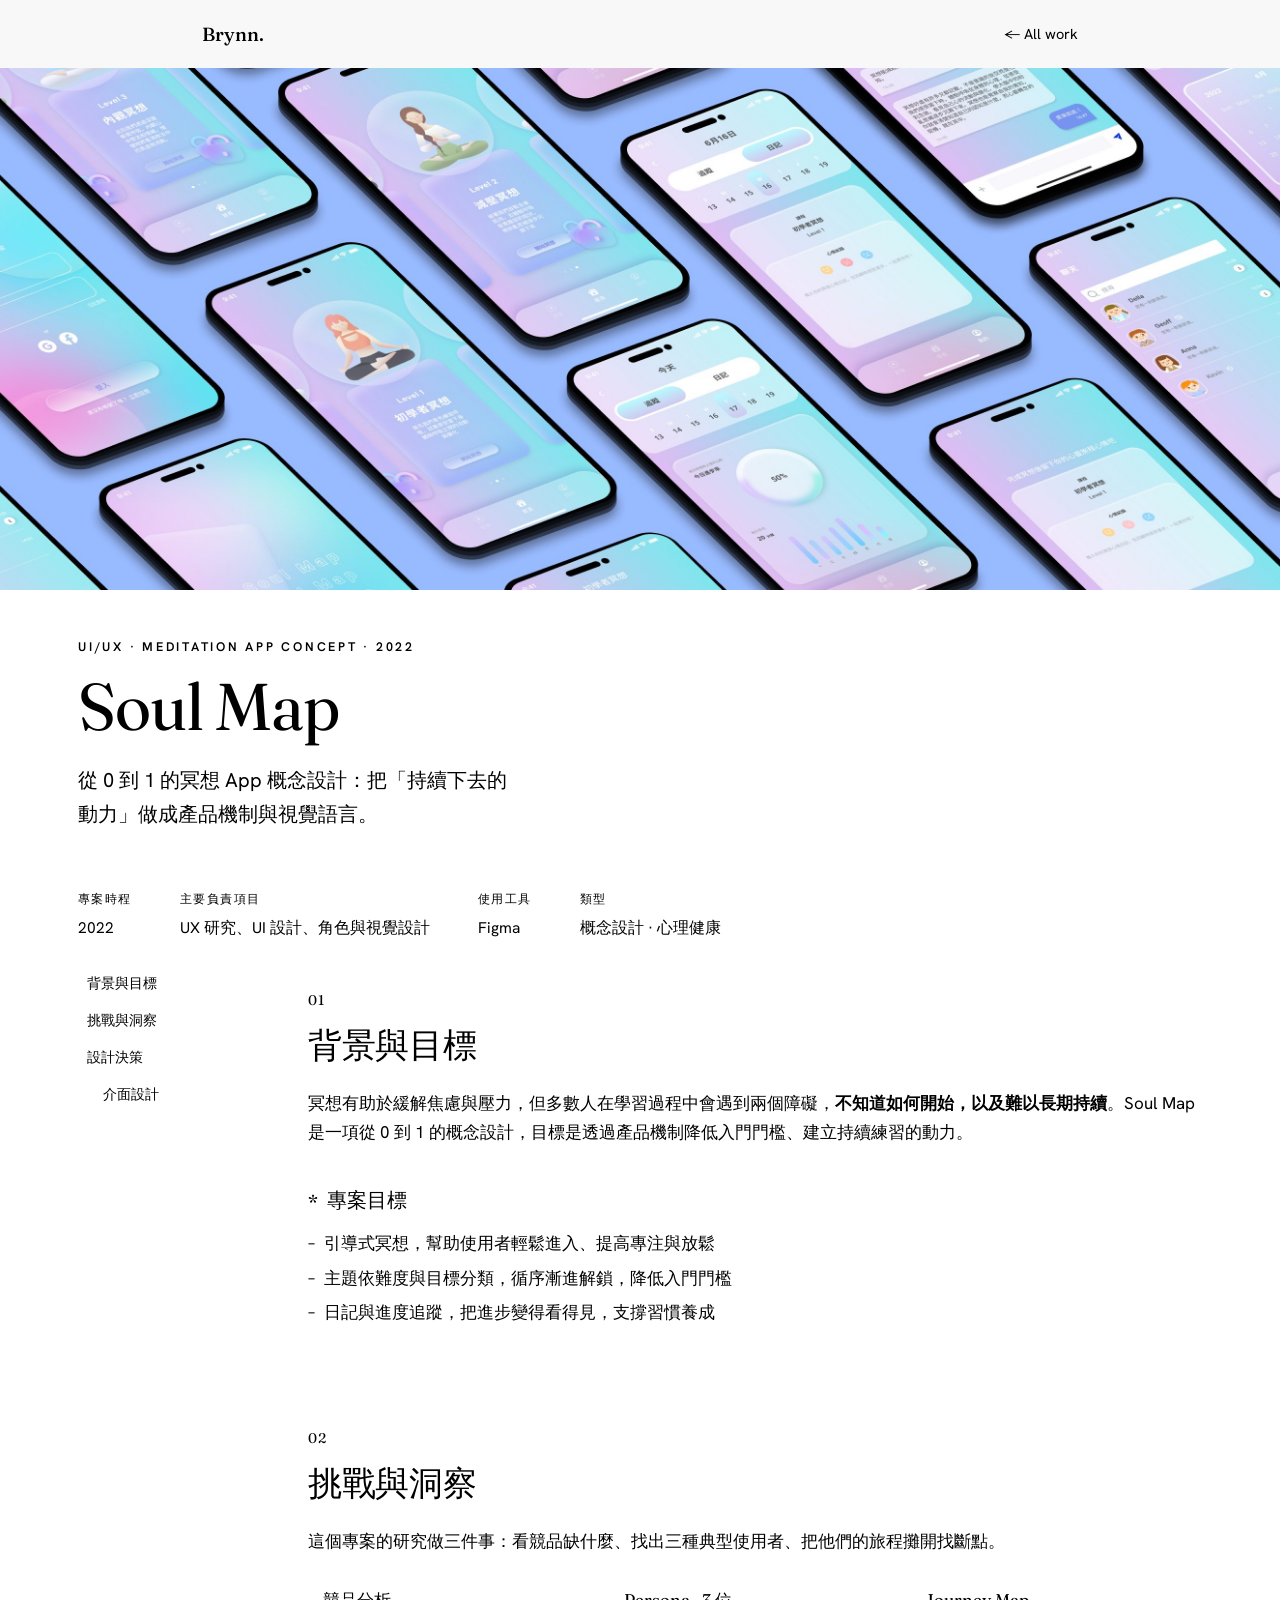
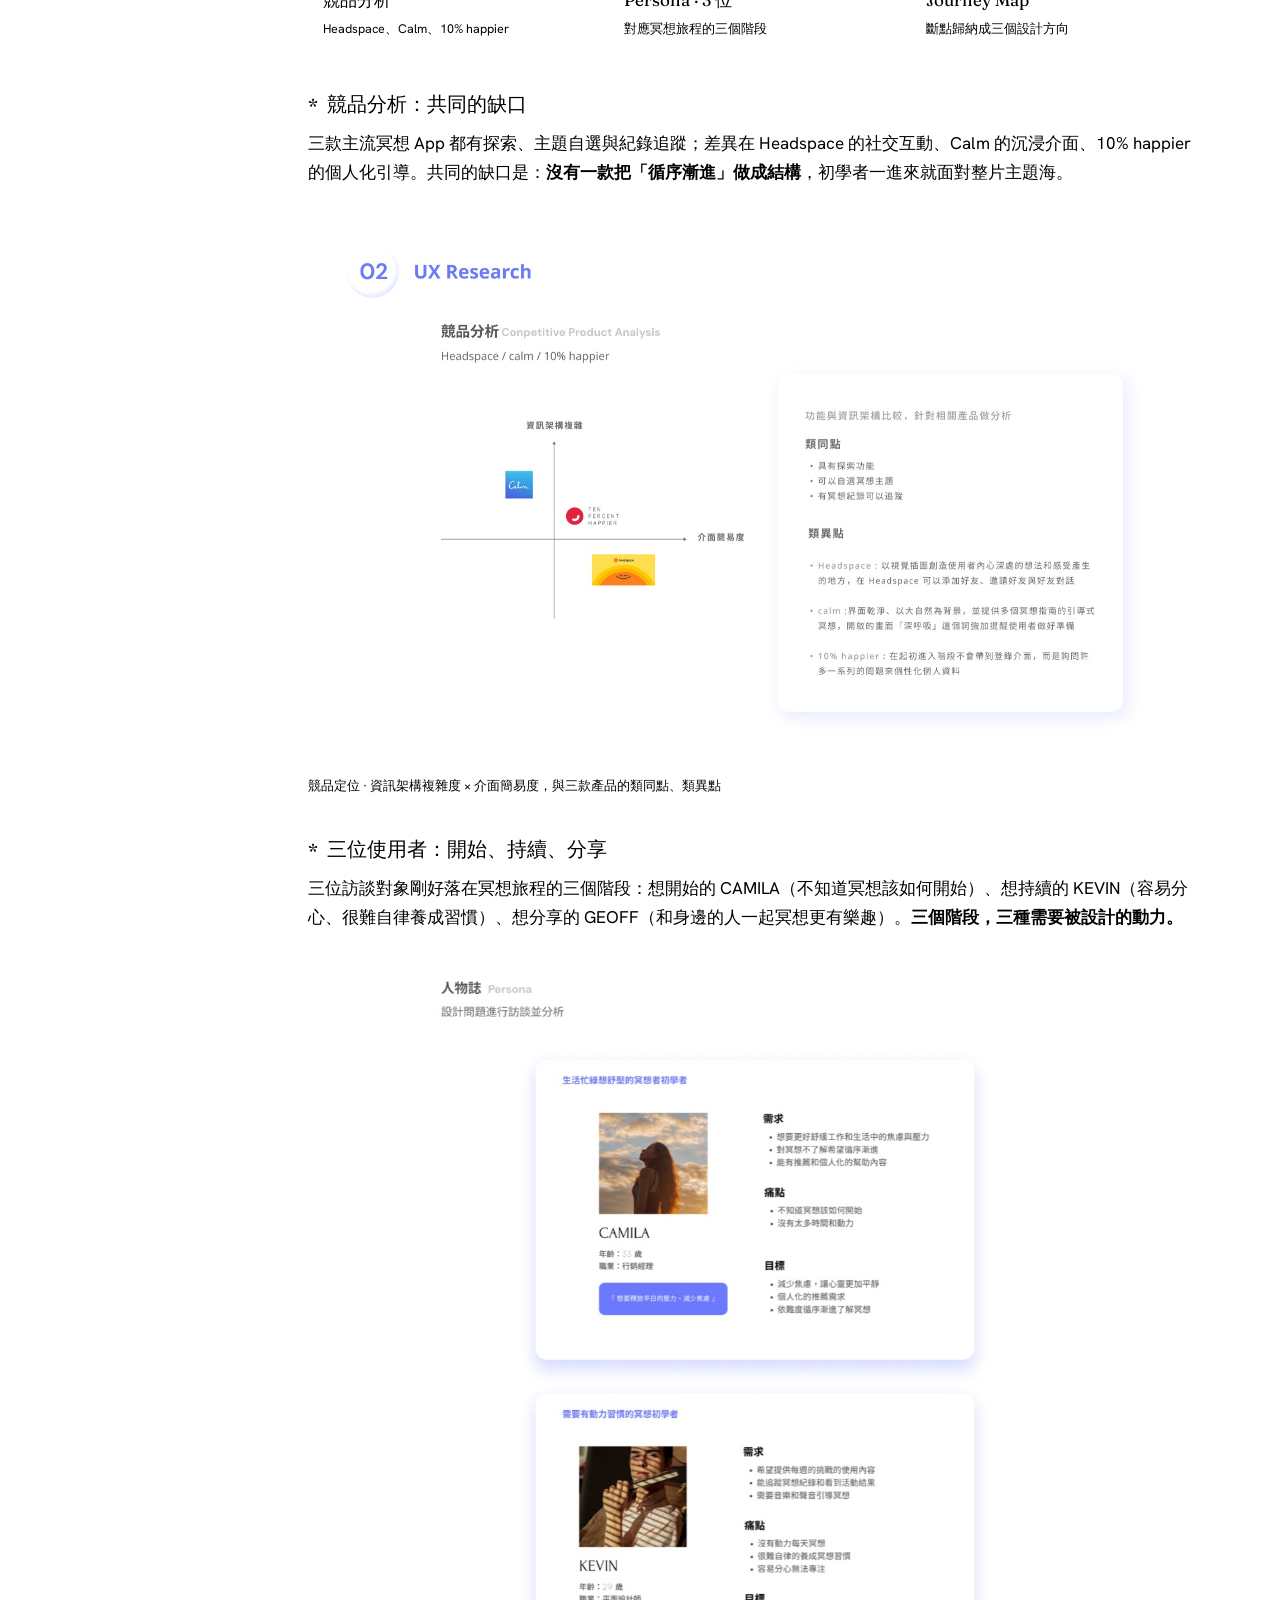
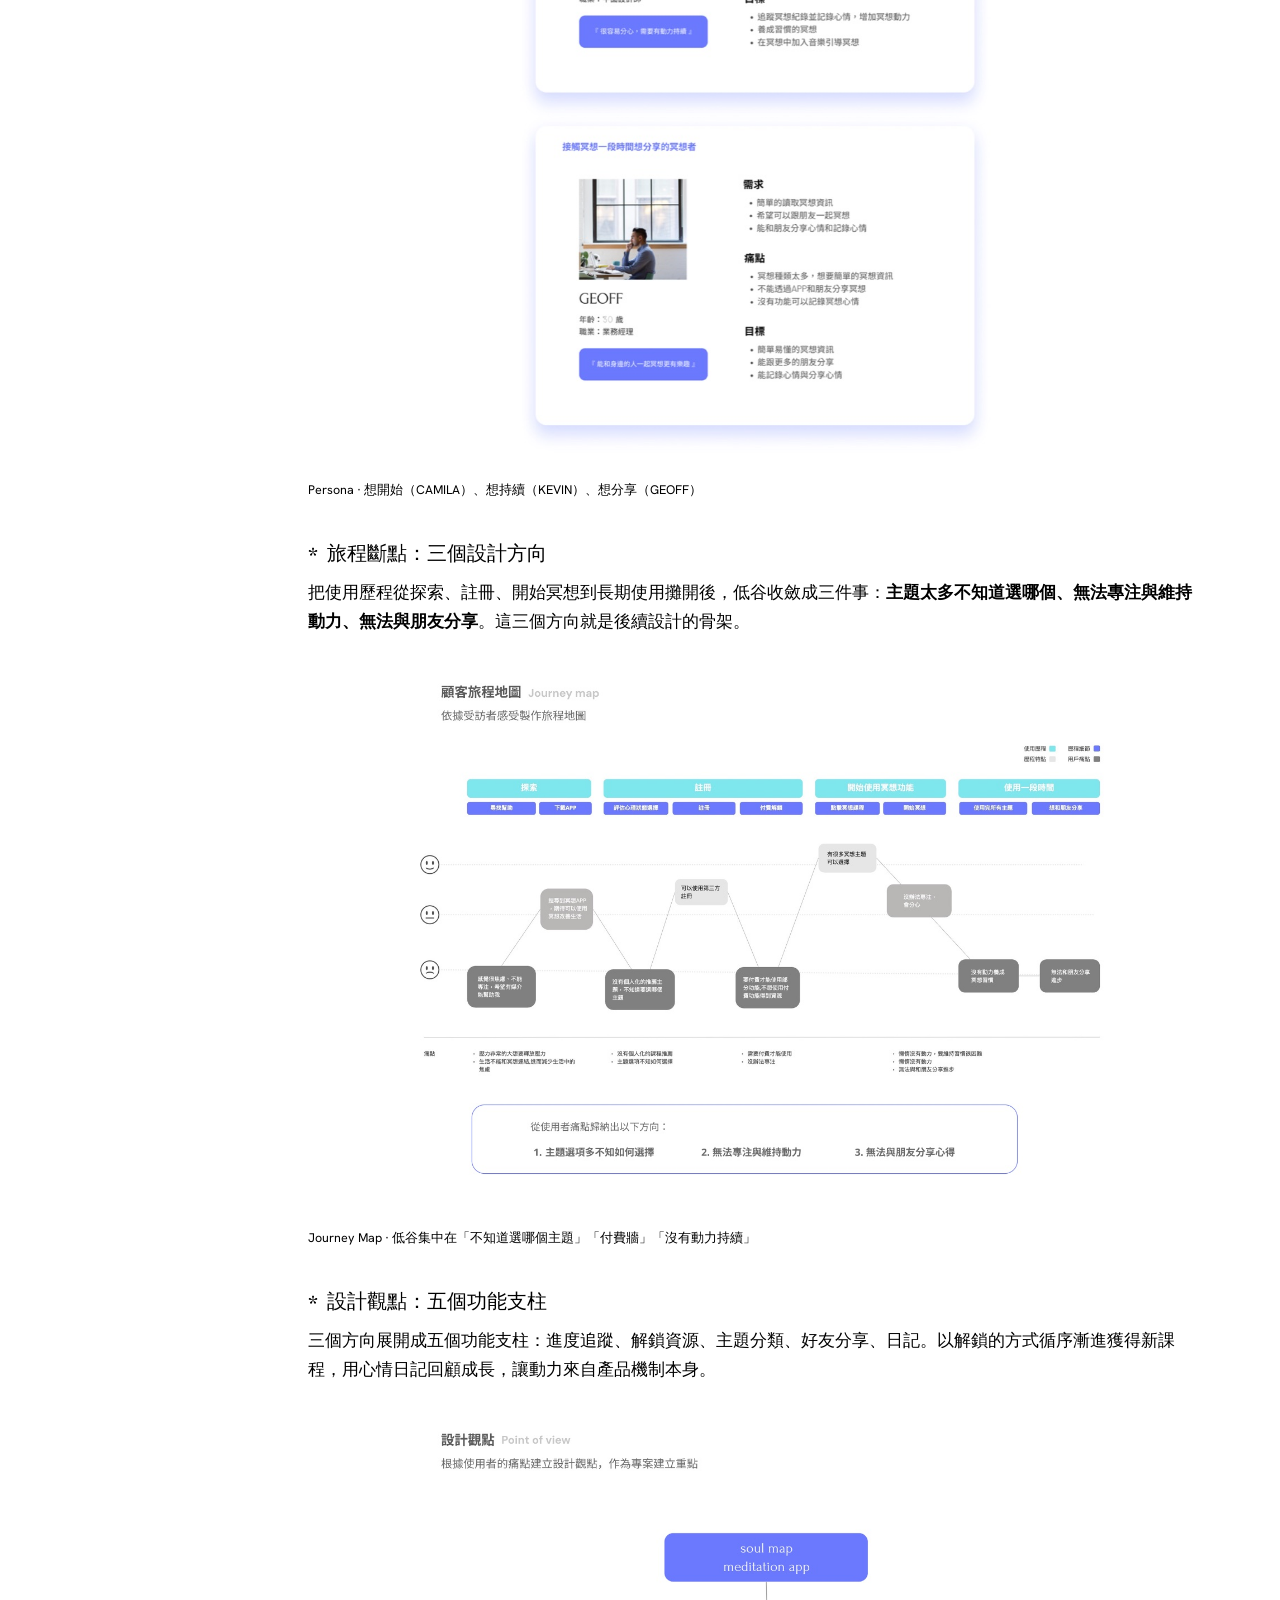
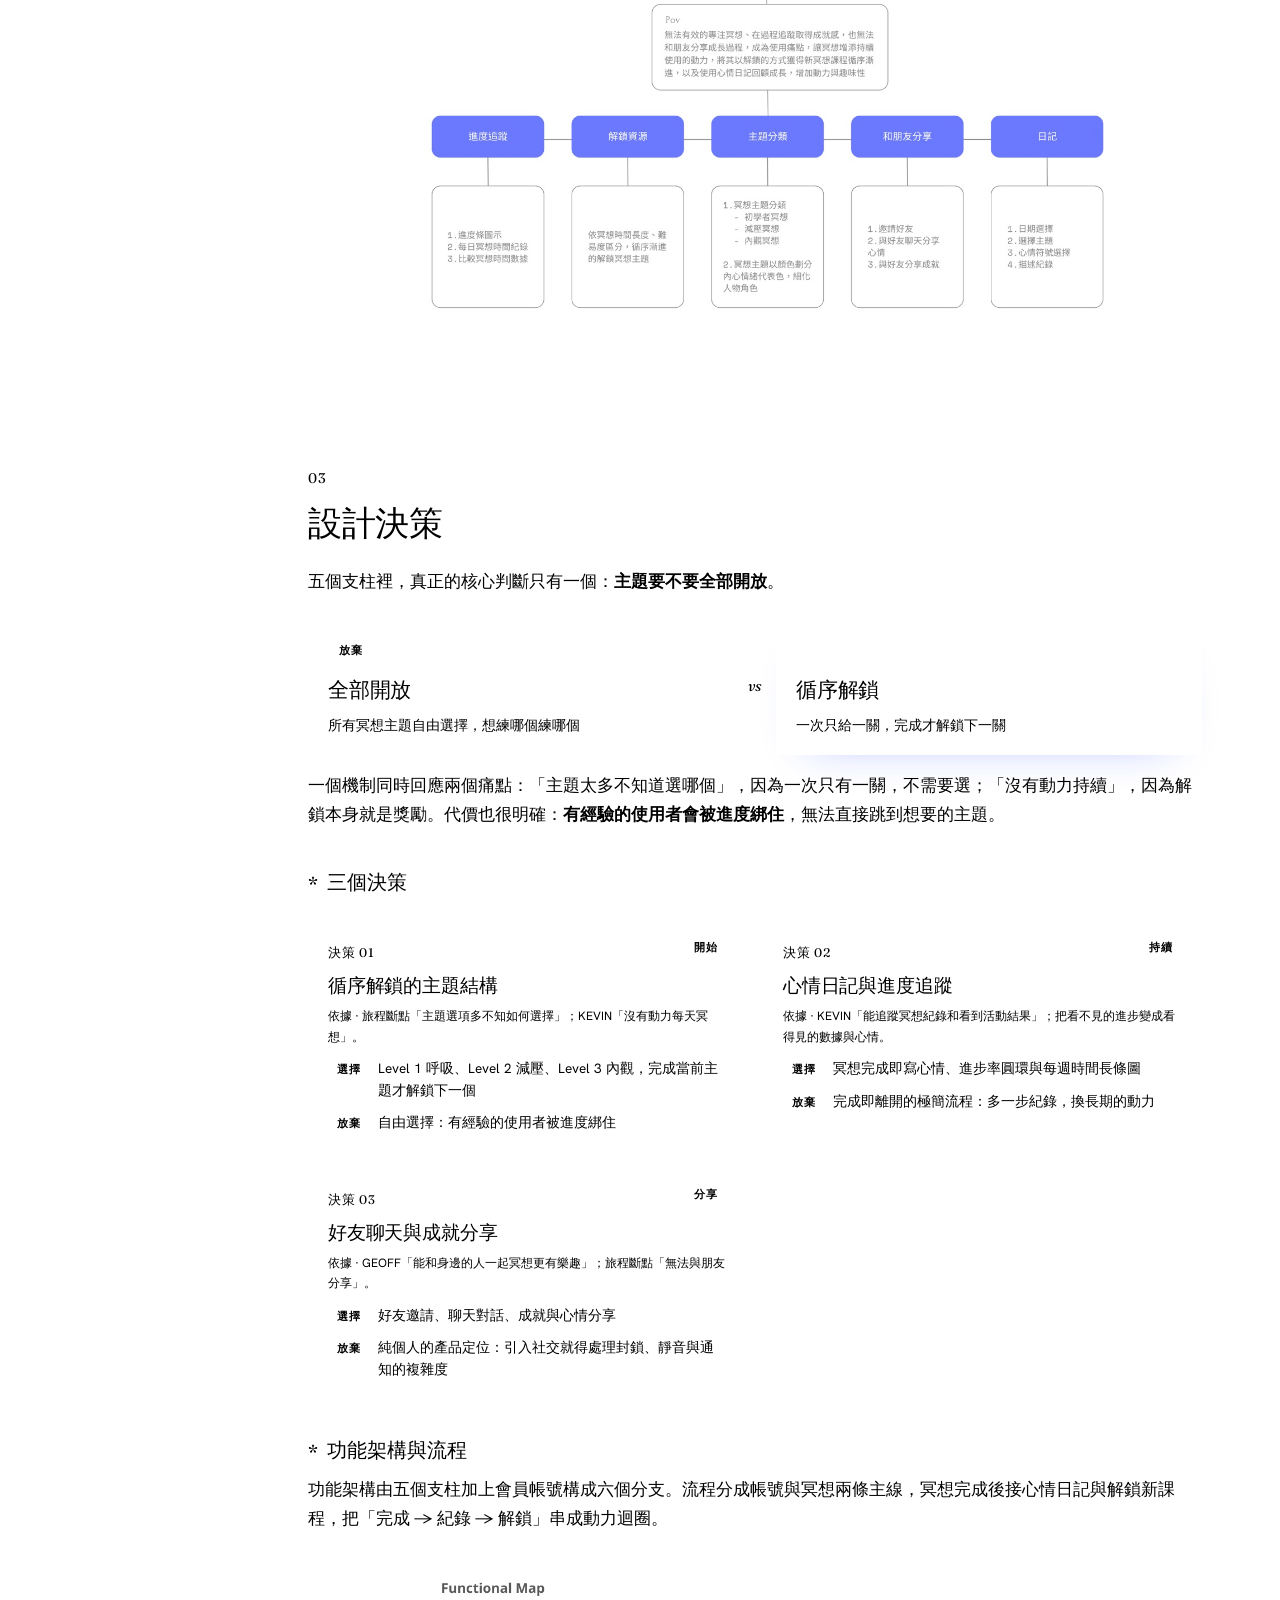
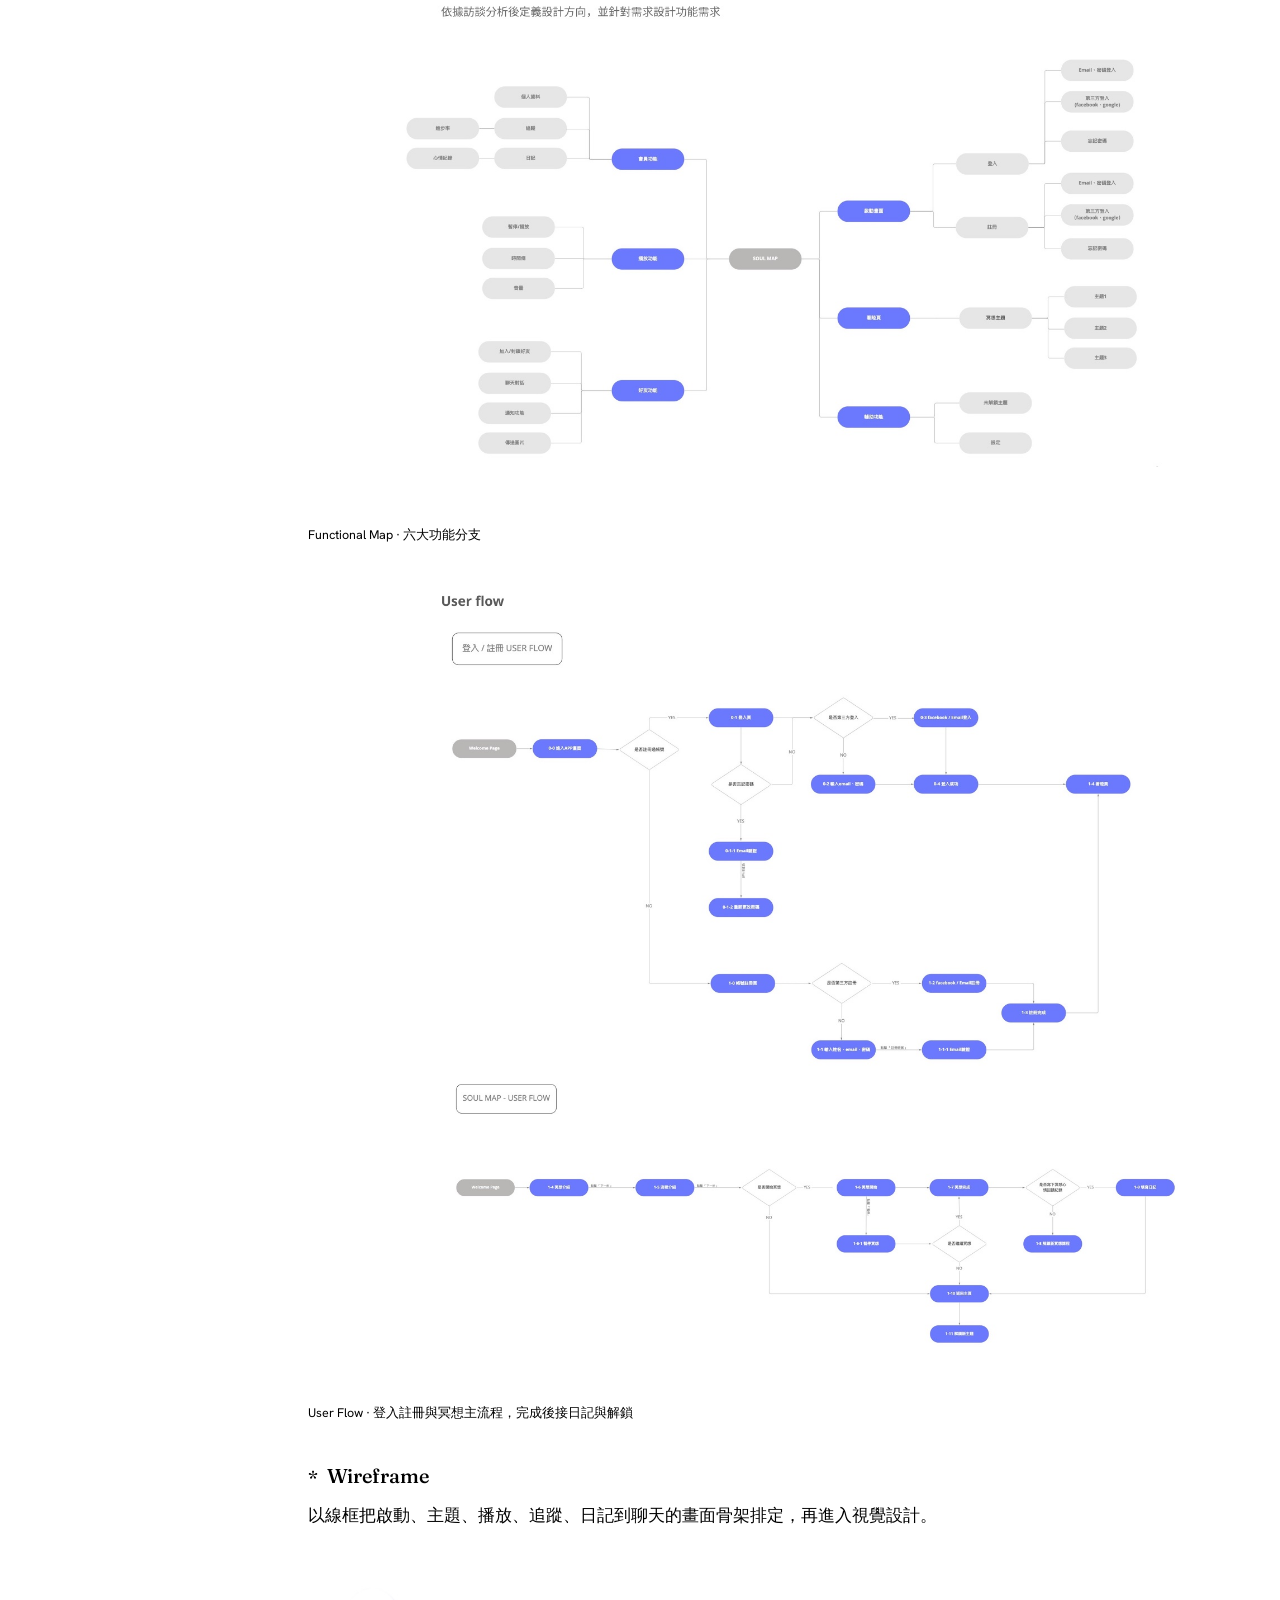
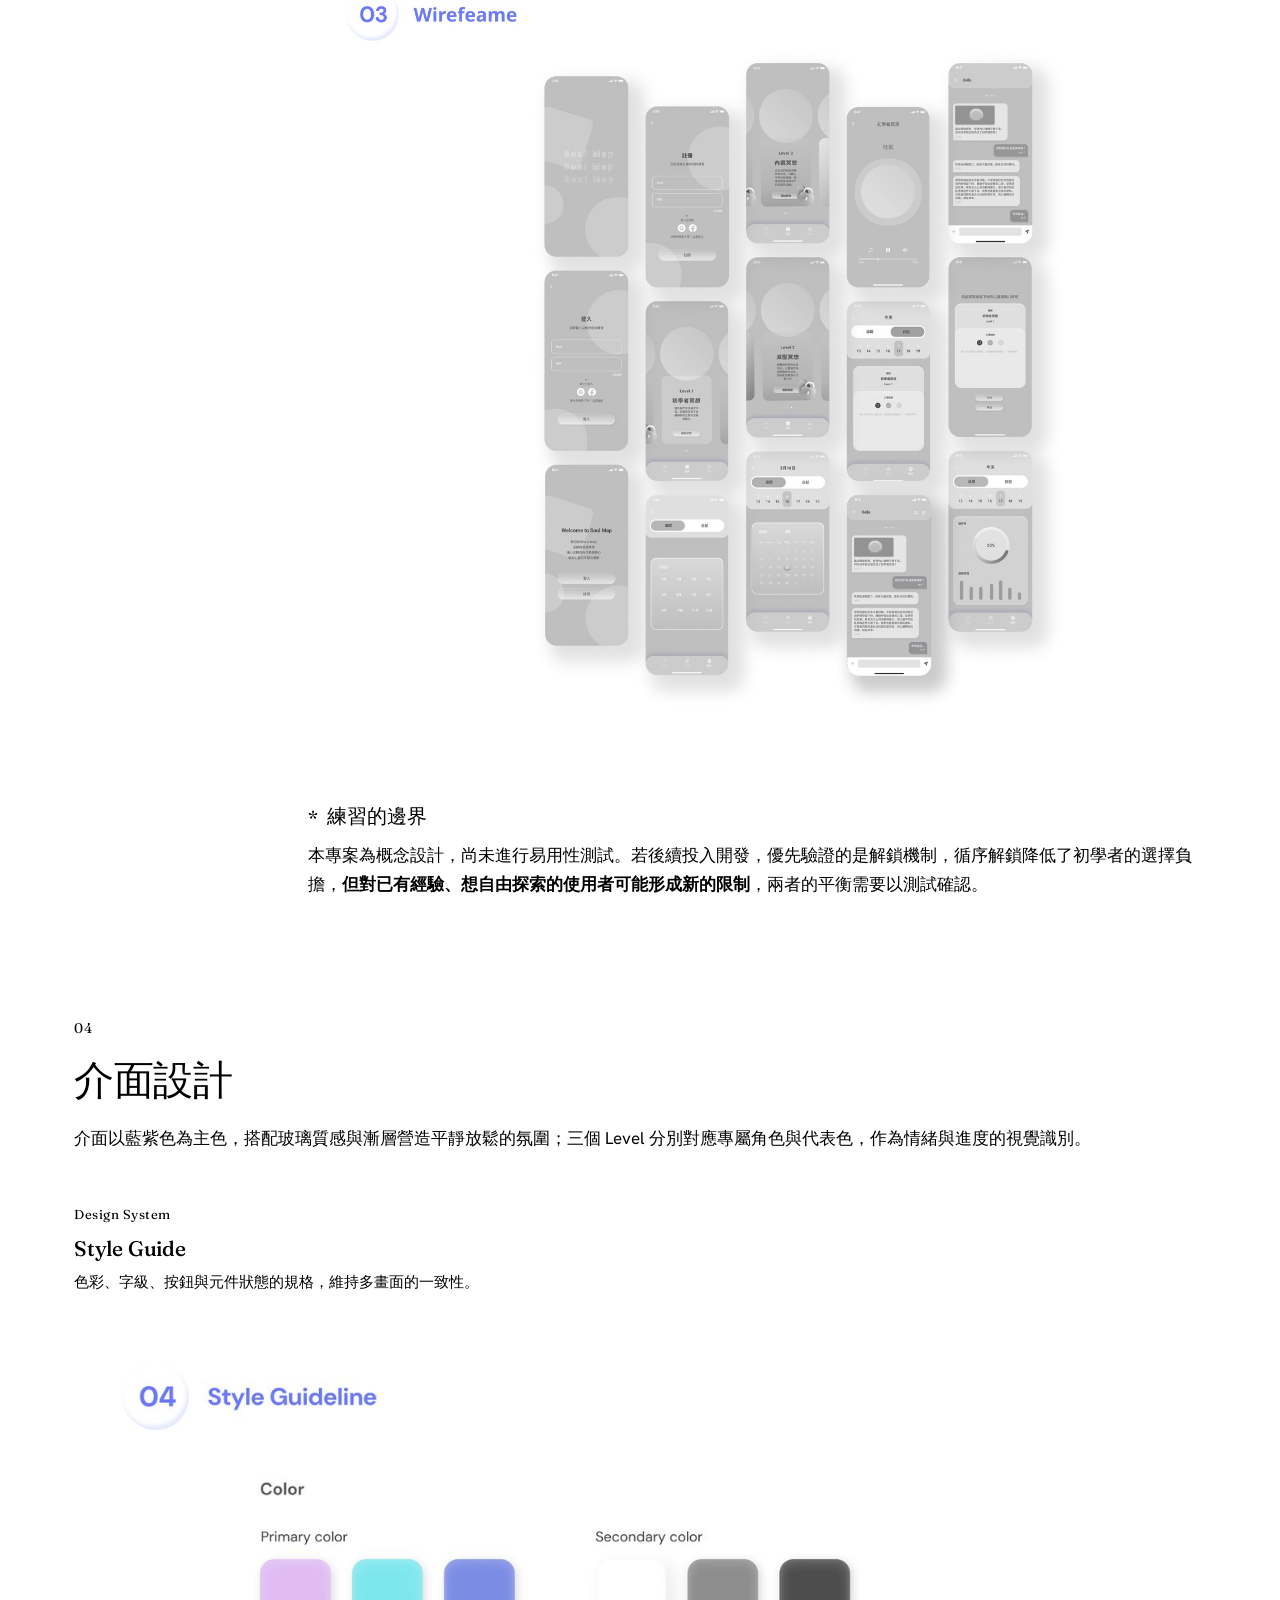
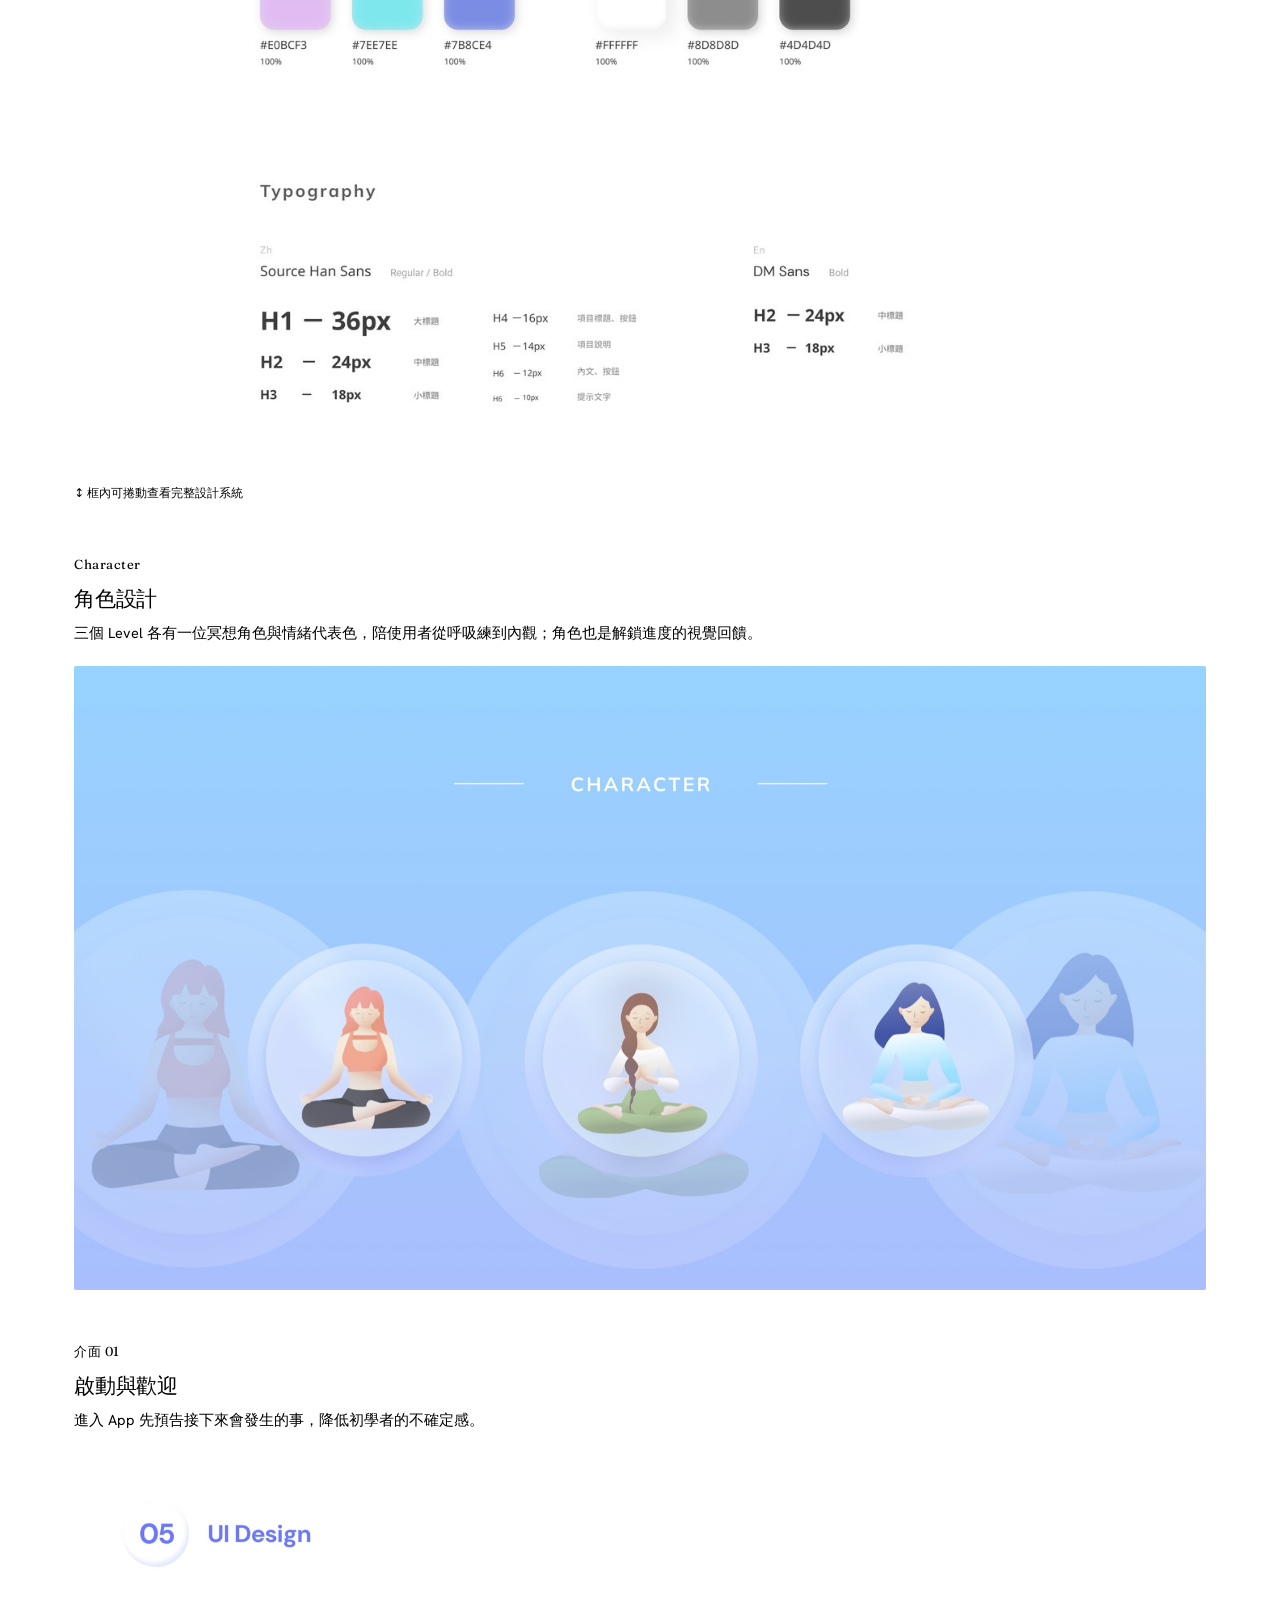
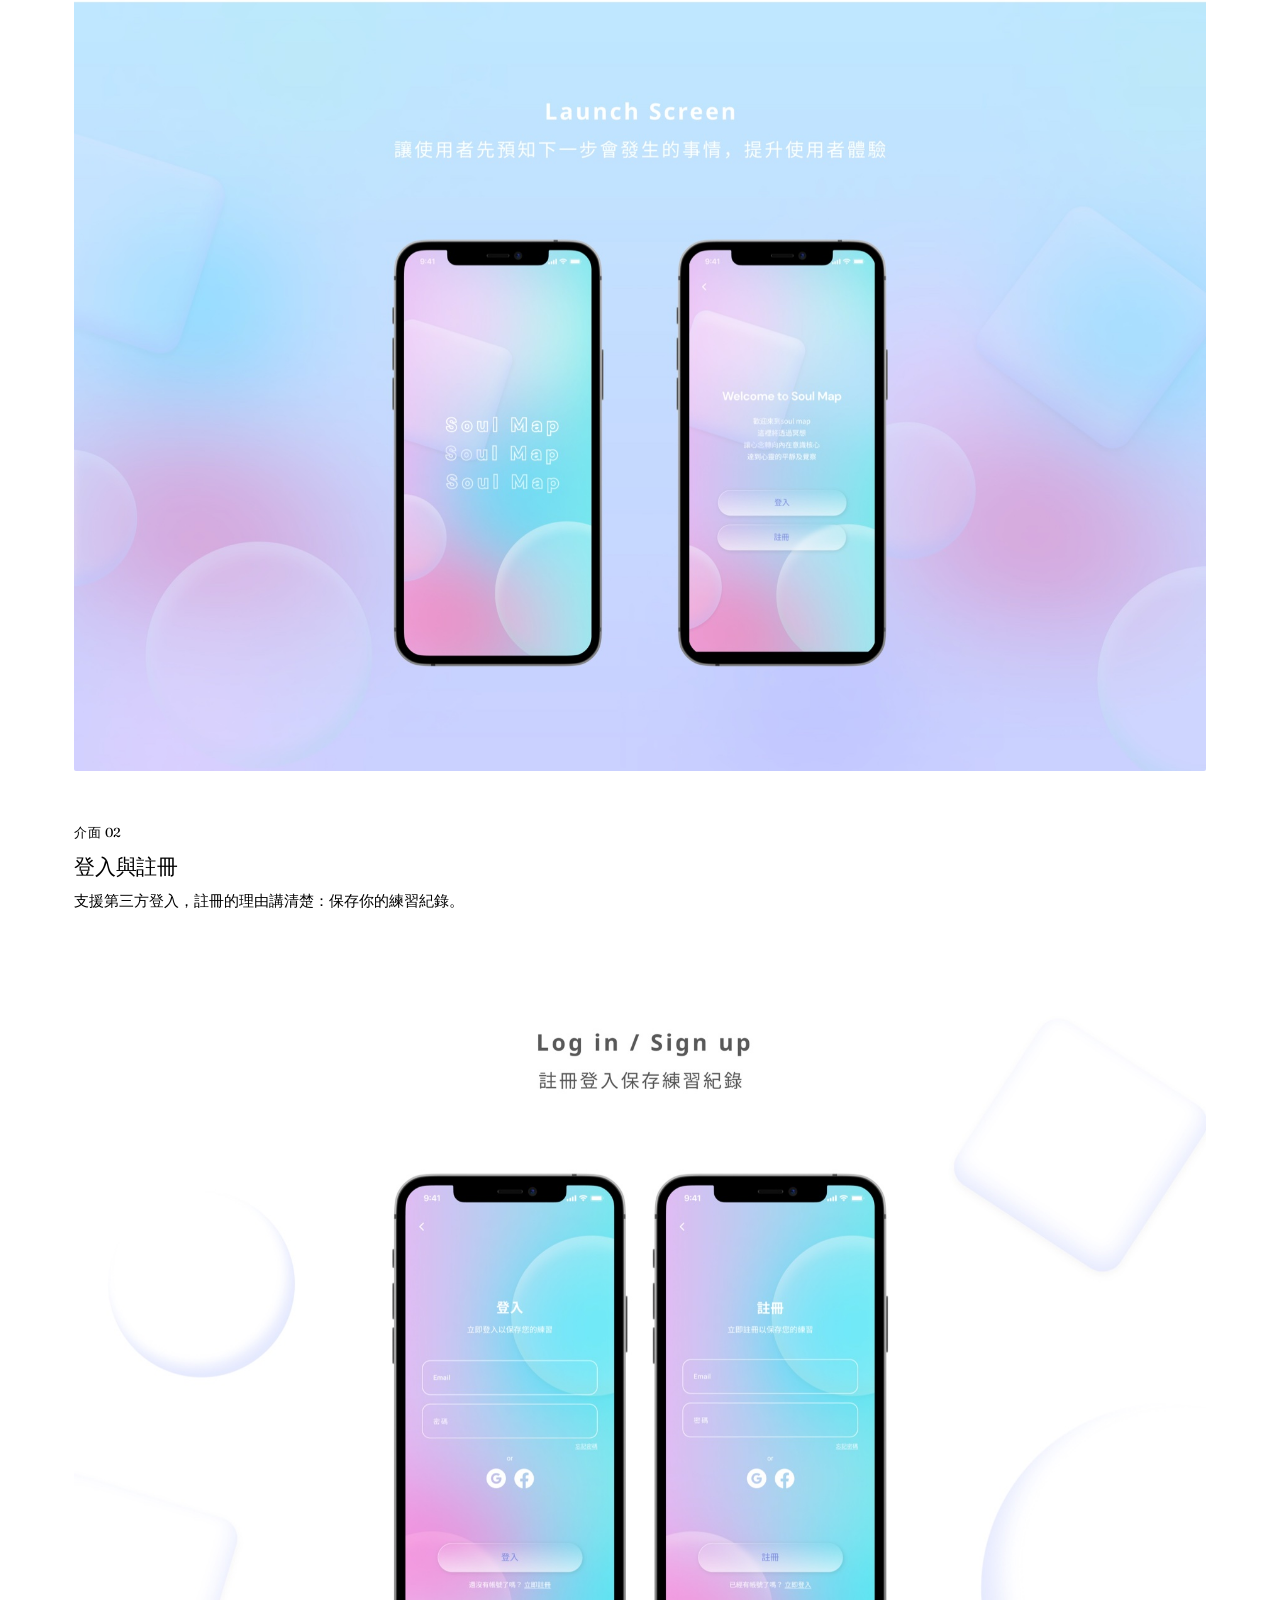
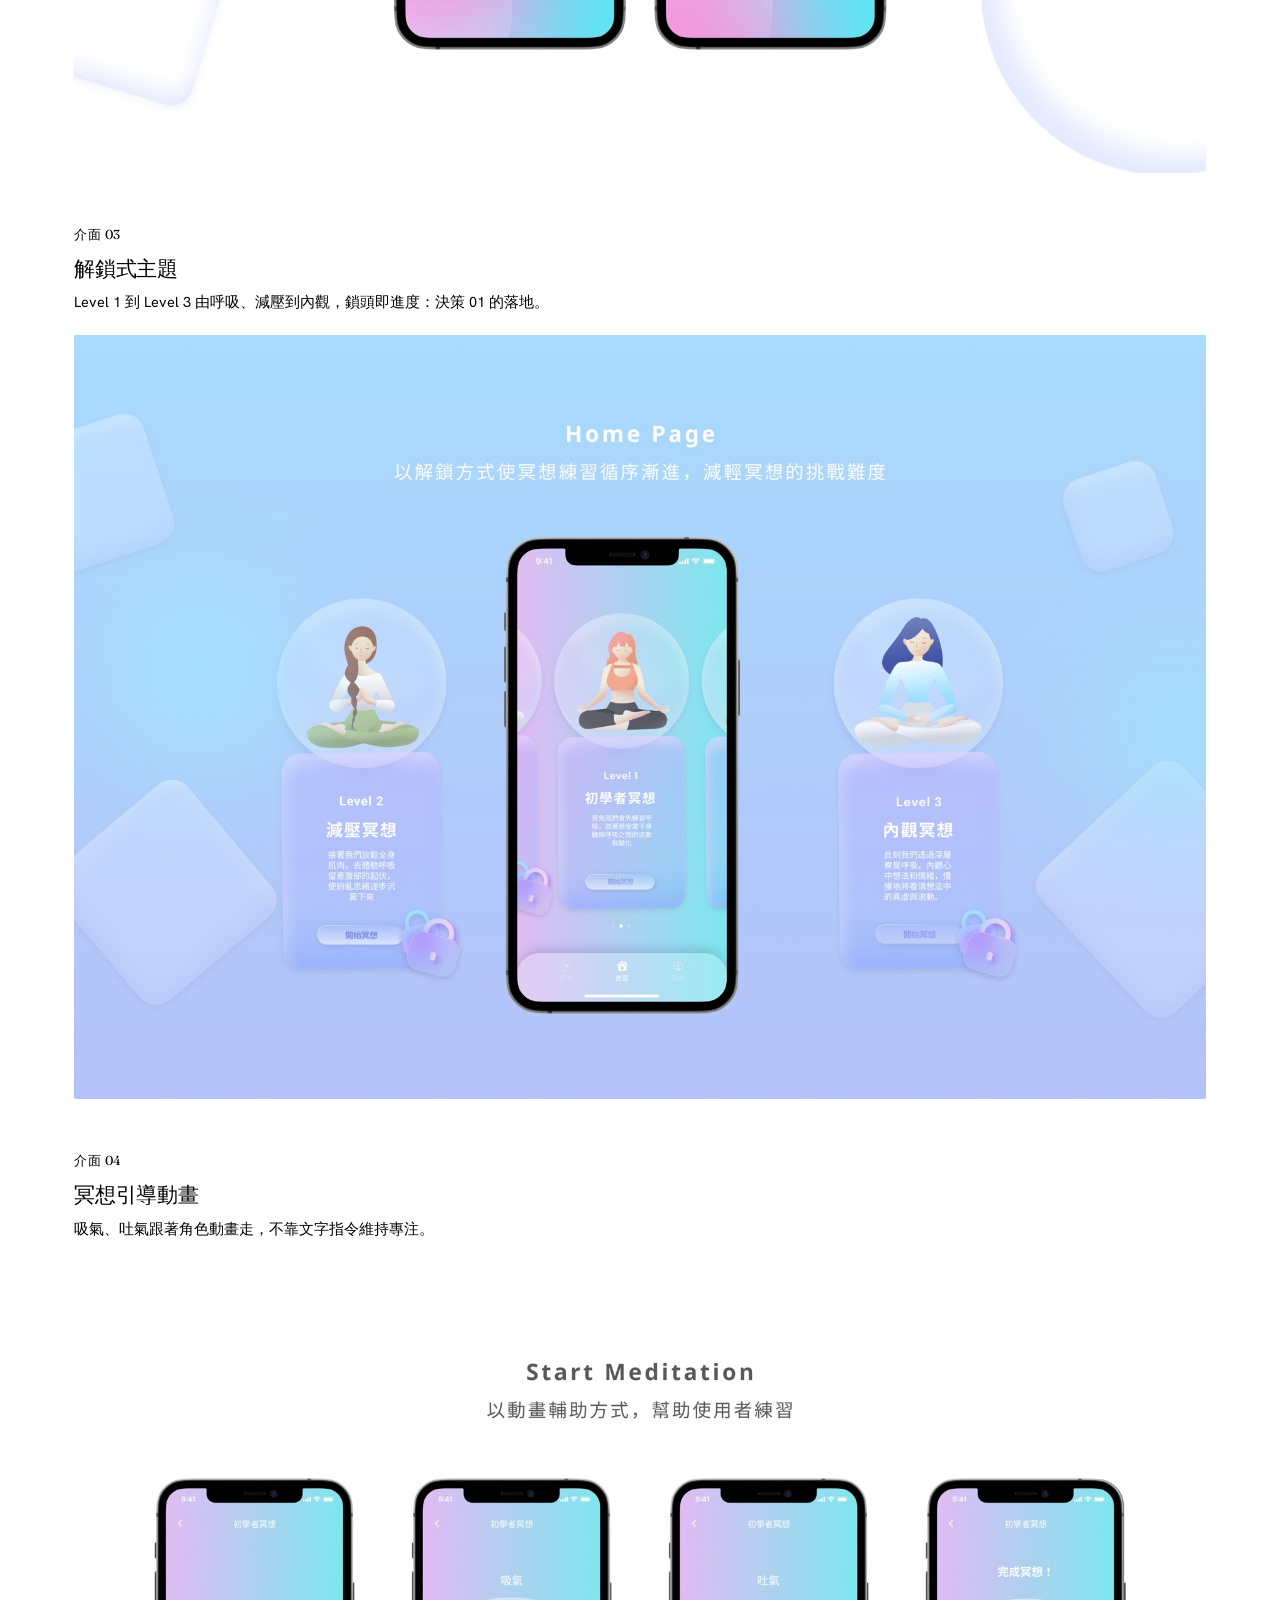
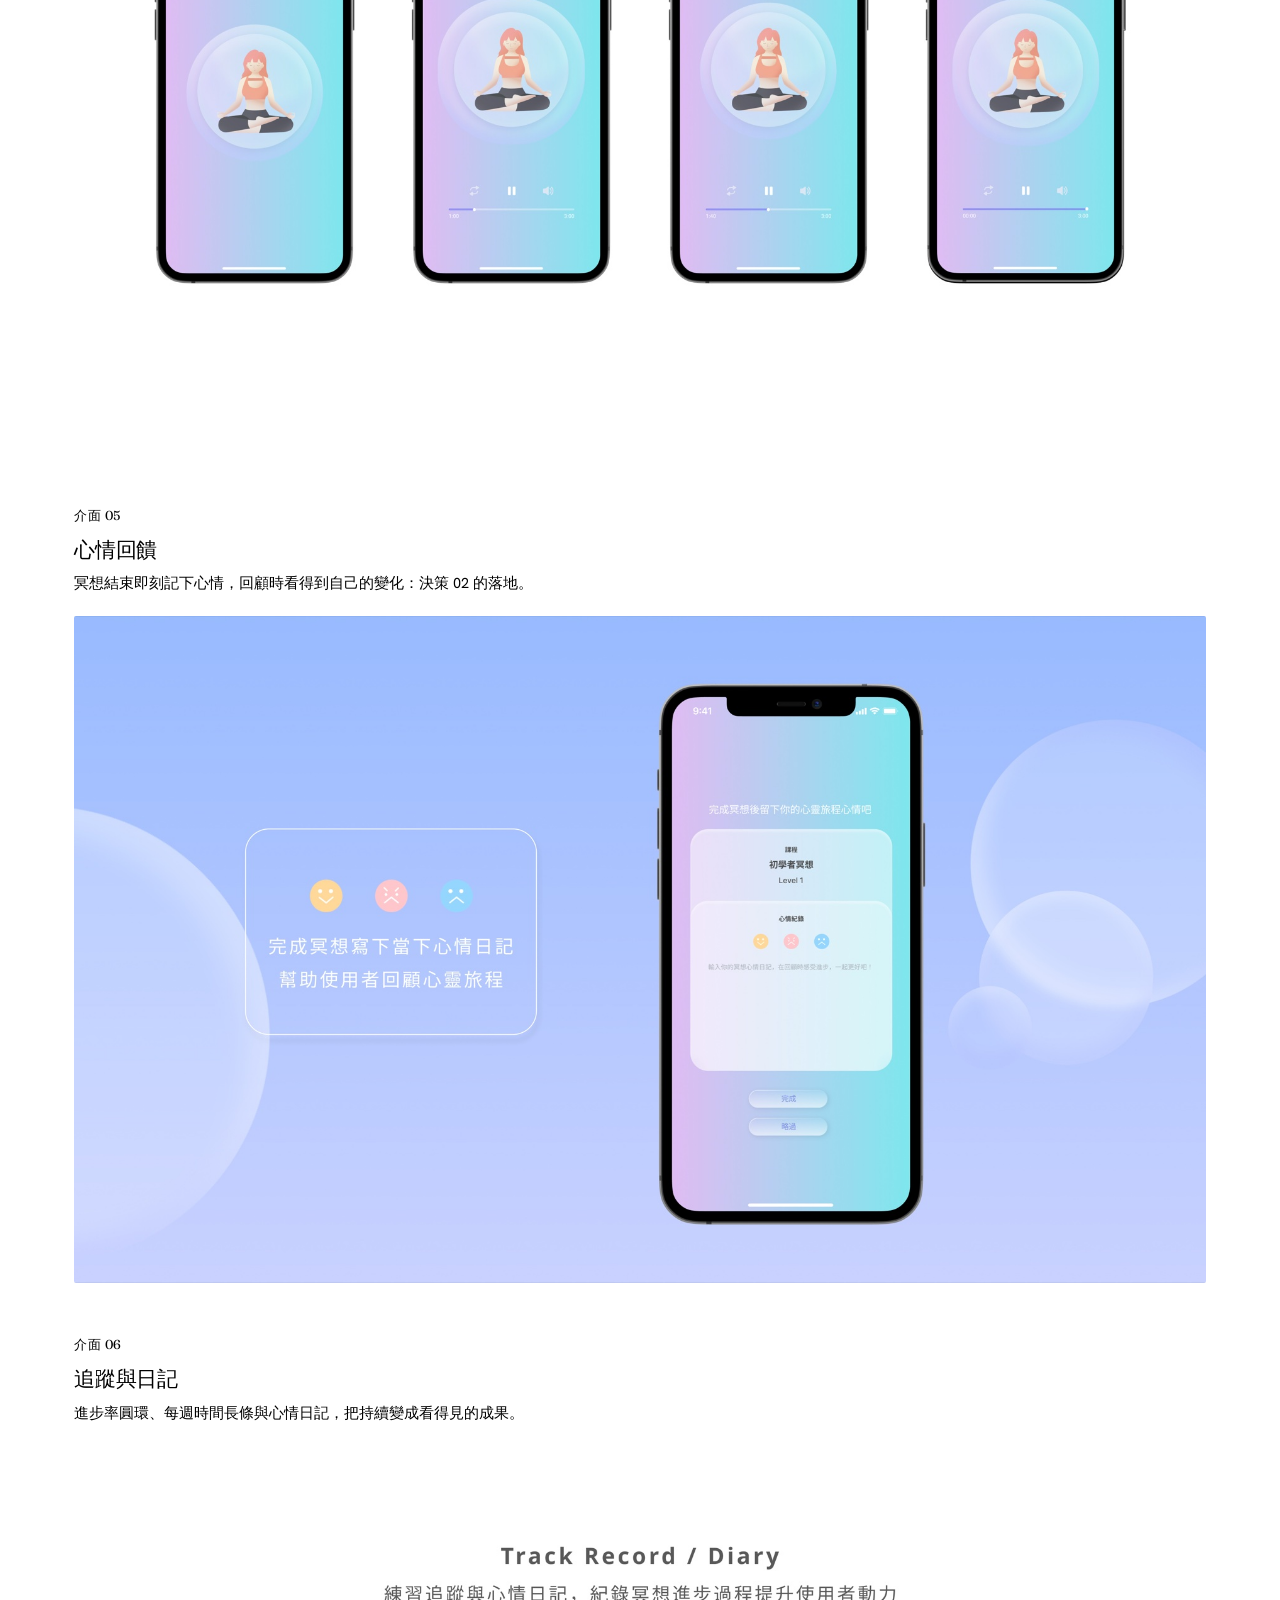
<file: work/soulmap.html>
<!DOCTYPE html>
<html lang="zh-Hant">
<head>
<meta charset="UTF-8" />
<meta name="viewport" content="width=device-width, initial-scale=1.0" />
<title>Soul Map — 冥想 App 概念設計 · Case Study</title>
<meta name="description" content="Soul Map — 從 0 到 1 的冥想 App 概念設計。以循序解鎖的主題結構回應「不知如何開始」與「無法持續」兩大門檻，並以角色與色彩建立情緒語言。" />
<link rel="preconnect" href="https://fonts.googleapis.com" />
<link rel="preconnect" href="https://fonts.gstatic.com" crossorigin />
<link href="https://fonts.googleapis.com/css2?family=Fraunces:ital,opsz,wght@0,9..144,300..600;1,9..144,300..500&family=Hanken+Grotesk:wght@400;500;600&display=swap" rel="stylesheet" />
<link rel="stylesheet" href="../assets/case.css" />
</head>
<body>

<div class="topbar">
  <div class="wrap">
    <a class="brand" href="../index.html">Brynn<span>.</span></a>
    <a class="back" href="../index.html#work">← All work</a>
  </div>
</div>

<main>
  <!-- 滿版 hero -->
  <div class="cx-herobanner">
    <img src="../assets/images/project/UIUX/web/soulmap/cover.jpg" alt="Soul Map 主視覺" />
  </div>

  <!-- 標題 -->
  <div class="cx-title">
    <span class="eyebrow">UI/UX · Meditation App Concept · 2022</span>
    <h1 class="display">Soul Map</h1>
    <p class="lead">從 0 到 1 的冥想 App 概念設計：把「持續下去的動力」做成產品機制與視覺語言。</p>
  </div>

  <!-- meta -->
  <dl class="cx-metarow">
    <div><dt>專案時程</dt><dd>2022</dd></div>
    <div><dt>主要負責項目</dt><dd>UX 研究、UI 設計、角色與視覺設計</dd></div>
    <div><dt>使用工具</dt><dd>Figma</dd></div>
    <div><dt>類型</dt><dd>概念設計 · 心理健康</dd></div>
  </dl>

  <!-- 左導覽 + 敘事 -->
  <div class="cx">
    <aside class="cx-nav">
      <ul>
        <li><a href="#s1" class="active">背景與目標</a></li>
        <li><a href="#s2">挑戰與洞察</a></li>
        <li><a href="#s3">設計決策</a></li>
        <li><a href="#s4">介面設計</a></li>
      </ul>
    </aside>

    <div class="cx-main">

      <!-- 01 背景與目標 -->
      <section class="cx-sec" id="s1" data-sec>
        <span class="secnum">01</span>
        <h2 class="lbl">背景與目標</h2>
        <p class="intro">冥想有助於緩解焦慮與壓力，但多數人在學習過程中會遇到兩個障礙，<b>不知道如何開始，以及難以長期持續</b>。Soul Map 是一項從 0 到 1 的概念設計，目標是透過產品機制降低入門門檻、建立持續練習的動力。</p>
        <div class="sub">
          <h3>專案目標</h3>
          <ul class="facts">
            <li>引導式冥想，幫助使用者輕鬆進入、提高專注與放鬆</li>
            <li>主題依難度與目標分類，循序漸進解鎖，降低入門門檻</li>
            <li>日記與進度追蹤，把進步變得看得見，支撐習慣養成</li>
          </ul>
        </div>
      </section>

      <!-- 02 挑戰與洞察 -->
      <section class="cx-sec" id="s2" data-sec>
        <span class="secnum">02</span>
        <h2 class="lbl">挑戰與洞察</h2>
        <p class="intro">這個專案的研究做三件事：看競品缺什麼、找出三種典型使用者、把他們的旅程攤開找斷點。</p>
        <div class="phases">
          <div class="ph"><span class="pht">競品分析</span><span class="phw">Headspace、Calm、10% happier</span></div>
          <div class="ph"><span class="pht">Persona · 3 位</span><span class="phw">對應冥想旅程的三個階段</span></div>
          <div class="ph"><span class="pht">Journey Map</span><span class="phw">斷點歸納成三個設計方向</span></div>
        </div>

        <div class="sub">
          <h3>競品分析：共同的缺口</h3>
          <p>三款主流冥想 App 都有探索、主題自選與紀錄追蹤；差異在 Headspace 的社交互動、Calm 的沉浸介面、10% happier 的個人化引導。共同的缺口是：<b>沒有一款把「循序漸進」做成結構</b>，初學者一進來就面對整片主題海。</p>
          <div class="fig"><img src="../assets/images/project/UIUX/web/soulmap/research.jpg" alt="競品分析：三款冥想 App 的定位與異同" loading="lazy" /><div class="cap">競品定位 · 資訊架構複雜度 × 介面簡易度，與三款產品的類同點、類異點</div></div>
        </div>

        <div class="sub">
          <h3>三位使用者：開始、持續、分享</h3>
          <p>三位訪談對象剛好落在冥想旅程的三個階段：想開始的 CAMILA（不知道冥想該如何開始）、想持續的 KEVIN（容易分心、很難自律養成習慣）、想分享的 GEOFF（和身邊的人一起冥想更有樂趣）。<b>三個階段，三種需要被設計的動力。</b></p>
          <div class="fig"><img src="../assets/images/project/UIUX/web/soulmap/persona.jpg" alt="三位 Persona：CAMILA、KEVIN、GEOFF" loading="lazy" /><div class="cap">Persona · 想開始（CAMILA）、想持續（KEVIN）、想分享（GEOFF）</div></div>
        </div>

        <div class="sub">
          <h3>旅程斷點：三個設計方向</h3>
          <p>把使用歷程從探索、註冊、開始冥想到長期使用攤開後，低谷收斂成三件事：<b>主題太多不知道選哪個、無法專注與維持動力、無法與朋友分享</b>。這三個方向就是後續設計的骨架。</p>
          <div class="fig"><img src="../assets/images/project/UIUX/web/soulmap/journey.jpg" alt="Journey Map：使用歷程與痛點" loading="lazy" /><div class="cap">Journey Map · 低谷集中在「不知道選哪個主題」「付費牆」「沒有動力持續」</div></div>
        </div>

        <div class="sub">
          <h3>設計觀點：五個功能支柱</h3>
          <p>三個方向展開成五個功能支柱：進度追蹤、解鎖資源、主題分類、好友分享、日記。以解鎖的方式循序漸進獲得新課程，用心情日記回顧成長，讓動力來自產品機制本身。</p>
          <div class="fig"><img src="../assets/images/project/UIUX/web/soulmap/pov.jpg" alt="Point of View 與五大功能支柱" loading="lazy" /></div>
        </div>
      </section>

      <!-- 03 設計決策 -->
      <section class="cx-sec" id="s3" data-sec>
        <span class="secnum">03</span>
        <h2 class="lbl">設計決策</h2>
        <p class="intro">五個支柱裡，真正的核心判斷只有一個：<b>主題要不要全部開放</b>。</p>
        <div class="versus">
          <div class="vopt lose">
            <span class="vtag">放棄</span>
            <div class="vt">全部開放</div>
            <p>所有冥想主題自由選擇，想練哪個練哪個</p>
          </div>
          <div class="vs">vs</div>
          <div class="vopt win">
            <span class="vtag">我的選擇</span>
            <div class="vt">循序解鎖</div>
            <p>一次只給一關，完成才解鎖下一關</p>
          </div>
        </div>
        <p class="intro" style="margin-top:16px">一個機制同時回應兩個痛點：「主題太多不知道選哪個」，因為一次只有一關，不需要選；「沒有動力持續」，因為解鎖本身就是獎勵。代價也很明確：<b>有經驗的使用者會被進度綁住</b>，無法直接跳到想要的主題。</p>

        <div class="sub">
          <h3>三個決策</h3>
          <div class="dcards">
            <div class="dcard">
              <span class="dph">開始</span>
              <span class="dnum">決策 01</span>
              <h4>循序解鎖的主題結構</h4>
              <span class="dsrc">依據 · 旅程斷點「主題選項多不知如何選擇」；KEVIN「沒有動力每天冥想」。</span>
              <div class="dline dwin"><span class="k">選擇</span><span>Level 1 呼吸、Level 2 減壓、Level 3 內觀，完成當前主題才解鎖下一個</span></div>
              <div class="dline dlose"><span class="k">放棄</span><span>自由選擇：有經驗的使用者被進度綁住</span></div>
            </div>
            <div class="dcard">
              <span class="dph">持續</span>
              <span class="dnum">決策 02</span>
              <h4>心情日記與進度追蹤</h4>
              <span class="dsrc">依據 · KEVIN「能追蹤冥想紀錄和看到活動結果」；把看不見的進步變成看得見的數據與心情。</span>
              <div class="dline dwin"><span class="k">選擇</span><span>冥想完成即寫心情、進步率圓環與每週時間長條圖</span></div>
              <div class="dline dlose"><span class="k">放棄</span><span>完成即離開的極簡流程：多一步紀錄，換長期的動力</span></div>
            </div>
            <div class="dcard">
              <span class="dph">分享</span>
              <span class="dnum">決策 03</span>
              <h4>好友聊天與成就分享</h4>
              <span class="dsrc">依據 · GEOFF「能和身邊的人一起冥想更有樂趣」；旅程斷點「無法與朋友分享」。</span>
              <div class="dline dwin"><span class="k">選擇</span><span>好友邀請、聊天對話、成就與心情分享</span></div>
              <div class="dline dlose"><span class="k">放棄</span><span>純個人的產品定位：引入社交就得處理封鎖、靜音與通知的複雜度</span></div>
            </div>
          </div>
        </div>

        <div class="sub">
          <h3>功能架構與流程</h3>
          <p>功能架構由五個支柱加上會員帳號構成六個分支。流程分成帳號與冥想兩條主線，冥想完成後接心情日記與解鎖新課程，把「完成 → 紀錄 → 解鎖」串成動力迴圈。</p>
          <div class="fig"><img src="../assets/images/project/UIUX/web/soulmap/functional-map.jpg" alt="Functional Map 功能架構" loading="lazy" /><div class="cap">Functional Map · 六大功能分支</div></div>
          <div class="fig"><img src="../assets/images/project/UIUX/web/soulmap/userflow.jpg" alt="User Flow：帳號與冥想主流程" loading="lazy" /><div class="cap">User Flow · 登入註冊與冥想主流程，完成後接日記與解鎖</div></div>
        </div>

        <div class="sub">
          <h3>Wireframe</h3>
          <p>以線框把啟動、主題、播放、追蹤、日記到聊天的畫面骨架排定，再進入視覺設計。</p>
          <div class="fig"><img src="../assets/images/project/UIUX/web/soulmap/wireframe.jpg" alt="Wireframe 畫面骨架" loading="lazy" /></div>
        </div>

        <div class="sub">
          <h3>練習的邊界</h3>
          <p>本專案為概念設計，尚未進行易用性測試。若後續投入開發，優先驗證的是解鎖機制，循序解鎖降低了初學者的選擇負擔，<b>但對已有經驗、想自由探索的使用者可能形成新的限制</b>，兩者的平衡需要以測試確認。</p>
        </div>
      </section>

    </div>
  </div>

  <!-- 04 介面設計（淺色展示區） -->
  <section class="uilight" id="s4" data-sec>
    <div class="uhead">
      <span class="k">04</span>
      <h2>介面設計</h2>
      <p>介面以藍紫色為主色，搭配玻璃質感與漸層營造平靜放鬆的氛圍；三個 Level 分別對應專屬角色與代表色，作為情緒與進度的視覺識別。</p>
    </div>

    <div class="ui-sub">
      <span class="k">Design System</span>
      <h3>Style Guide</h3>
      <p>色彩、字級、按鈕與元件狀態的規格，維持多畫面的一致性。</p>
    </div>
    <div class="wide">
      <div class="sgbox"><img src="../assets/images/project/UIUX/web/soulmap/styleguide.jpg" alt="Style Guide 設計系統" loading="lazy" /></div>
      <div class="boxhint">↕ 框內可捲動查看完整設計系統</div>
    </div>

    <div class="ui-sub">
      <span class="k">Character</span>
      <h3>角色設計</h3>
      <p>三個 Level 各有一位冥想角色與情緒代表色，陪使用者從呼吸練到內觀；角色也是解鎖進度的視覺回饋。</p>
    </div>
    <div class="wide"><img src="../assets/images/project/UIUX/web/soulmap/character.jpg" alt="三個 Level 的冥想角色設計" loading="lazy" /></div>

    <div class="ui-sub">
      <span class="k">介面 01</span>
      <h3>啟動與歡迎</h3>
      <p>進入 App 先預告接下來會發生的事，降低初學者的不確定感。</p>
    </div>
    <div class="wide"><img src="../assets/images/project/UIUX/web/soulmap/ui-1.jpg" alt="啟動畫面與歡迎頁" loading="lazy" /></div>

    <div class="ui-sub">
      <span class="k">介面 02</span>
      <h3>登入與註冊</h3>
      <p>支援第三方登入，註冊的理由講清楚：保存你的練習紀錄。</p>
    </div>
    <div class="wide"><img src="../assets/images/project/UIUX/web/soulmap/ui-2.jpg" alt="登入與註冊" loading="lazy" /></div>

    <div class="ui-sub">
      <span class="k">介面 03</span>
      <h3>解鎖式主題</h3>
      <p>Level 1 到 Level 3 由呼吸、減壓到內觀，鎖頭即進度：決策 01 的落地。</p>
    </div>
    <div class="wide"><img src="../assets/images/project/UIUX/web/soulmap/ui-3.jpg" alt="解鎖式冥想主題" loading="lazy" /></div>

    <div class="ui-sub">
      <span class="k">介面 04</span>
      <h3>冥想引導動畫</h3>
      <p>吸氣、吐氣跟著角色動畫走，不靠文字指令維持專注。</p>
    </div>
    <div class="wide"><img src="../assets/images/project/UIUX/web/soulmap/ui-4.jpg" alt="冥想引導動畫序列" loading="lazy" /></div>

    <div class="ui-sub">
      <span class="k">介面 05</span>
      <h3>心情回饋</h3>
      <p>冥想結束即刻記下心情，回顧時看得到自己的變化：決策 02 的落地。</p>
    </div>
    <div class="wide"><img src="../assets/images/project/UIUX/web/soulmap/ui-5.jpg" alt="冥想後的心情回饋" loading="lazy" /></div>

    <div class="ui-sub">
      <span class="k">介面 06</span>
      <h3>追蹤與日記</h3>
      <p>進步率圓環、每週時間長條與心情日記，把持續變成看得見的成果。</p>
    </div>
    <div class="wide"><img src="../assets/images/project/UIUX/web/soulmap/ui-6.jpg" alt="練習追蹤與心情日記" loading="lazy" /></div>

    <div class="ui-sub">
      <span class="k">介面 07</span>
      <h3>日曆與回顧</h3>
      <p>依日期回看每一次練習與當時的心情。</p>
    </div>
    <div class="wide"><img src="../assets/images/project/UIUX/web/soulmap/ui-7.jpg" alt="日曆選擇與回顧" loading="lazy" /></div>

    <div class="ui-sub">
      <span class="k">介面 08</span>
      <h3>好友與聊天</h3>
      <p>邀請好友、分享心情與成就，練習的旅程不孤單：決策 03 的落地。</p>
    </div>
    <div class="wide"><img src="../assets/images/project/UIUX/web/soulmap/ui-8.jpg" alt="好友聊天與分享" loading="lazy" /></div>
  </section>

  <section class="next">
    <div class="wrap">
      <span class="eyebrow">Next project</span>
      <a href="chuu.html">chuu Redesign →</a>
    </div>
  </section>
</main>

<footer>
  <div class="wrap foot">
    <span>© 2026 Brynn Li</span>
    <span>UI/UX Case Study</span>
  </div>
</footer>

<script>
  // 左側章節錨點：捲動高亮
  const links = [...document.querySelectorAll('.cx-nav a')];
  const map = {}; links.forEach(a => map[a.getAttribute('href')] = a);
  const io = new IntersectionObserver((entries) => {
    entries.forEach(e => {
      if (e.isIntersecting) {
        links.forEach(l => l.classList.remove('active'));
        const a = map['#' + e.target.id];
        if (a) a.classList.add('active');
      }
    });
  }, { rootMargin: '-25% 0px -65% 0px' });
  document.querySelectorAll('[data-sec]').forEach(s => io.observe(s));
</script>

<script src="../assets/zoom.js" defer></script>
</body>
</html>
</file>
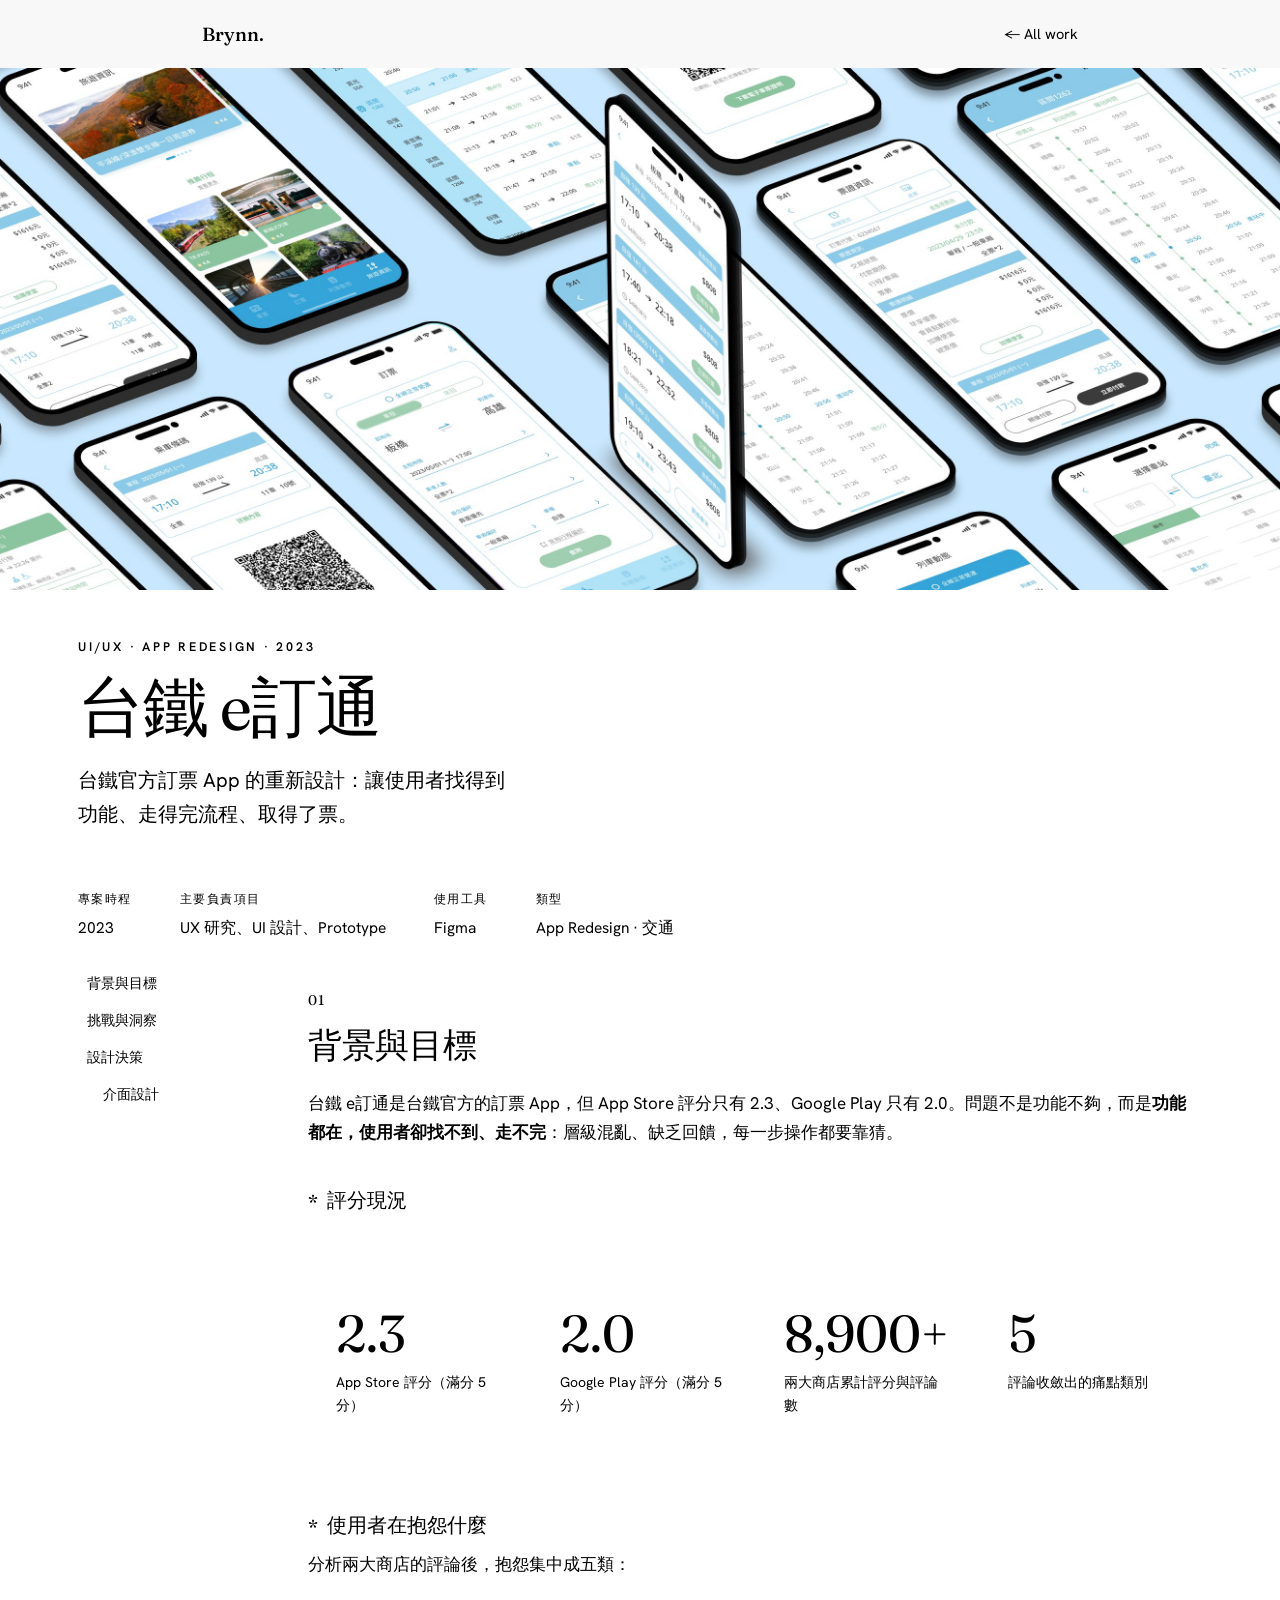
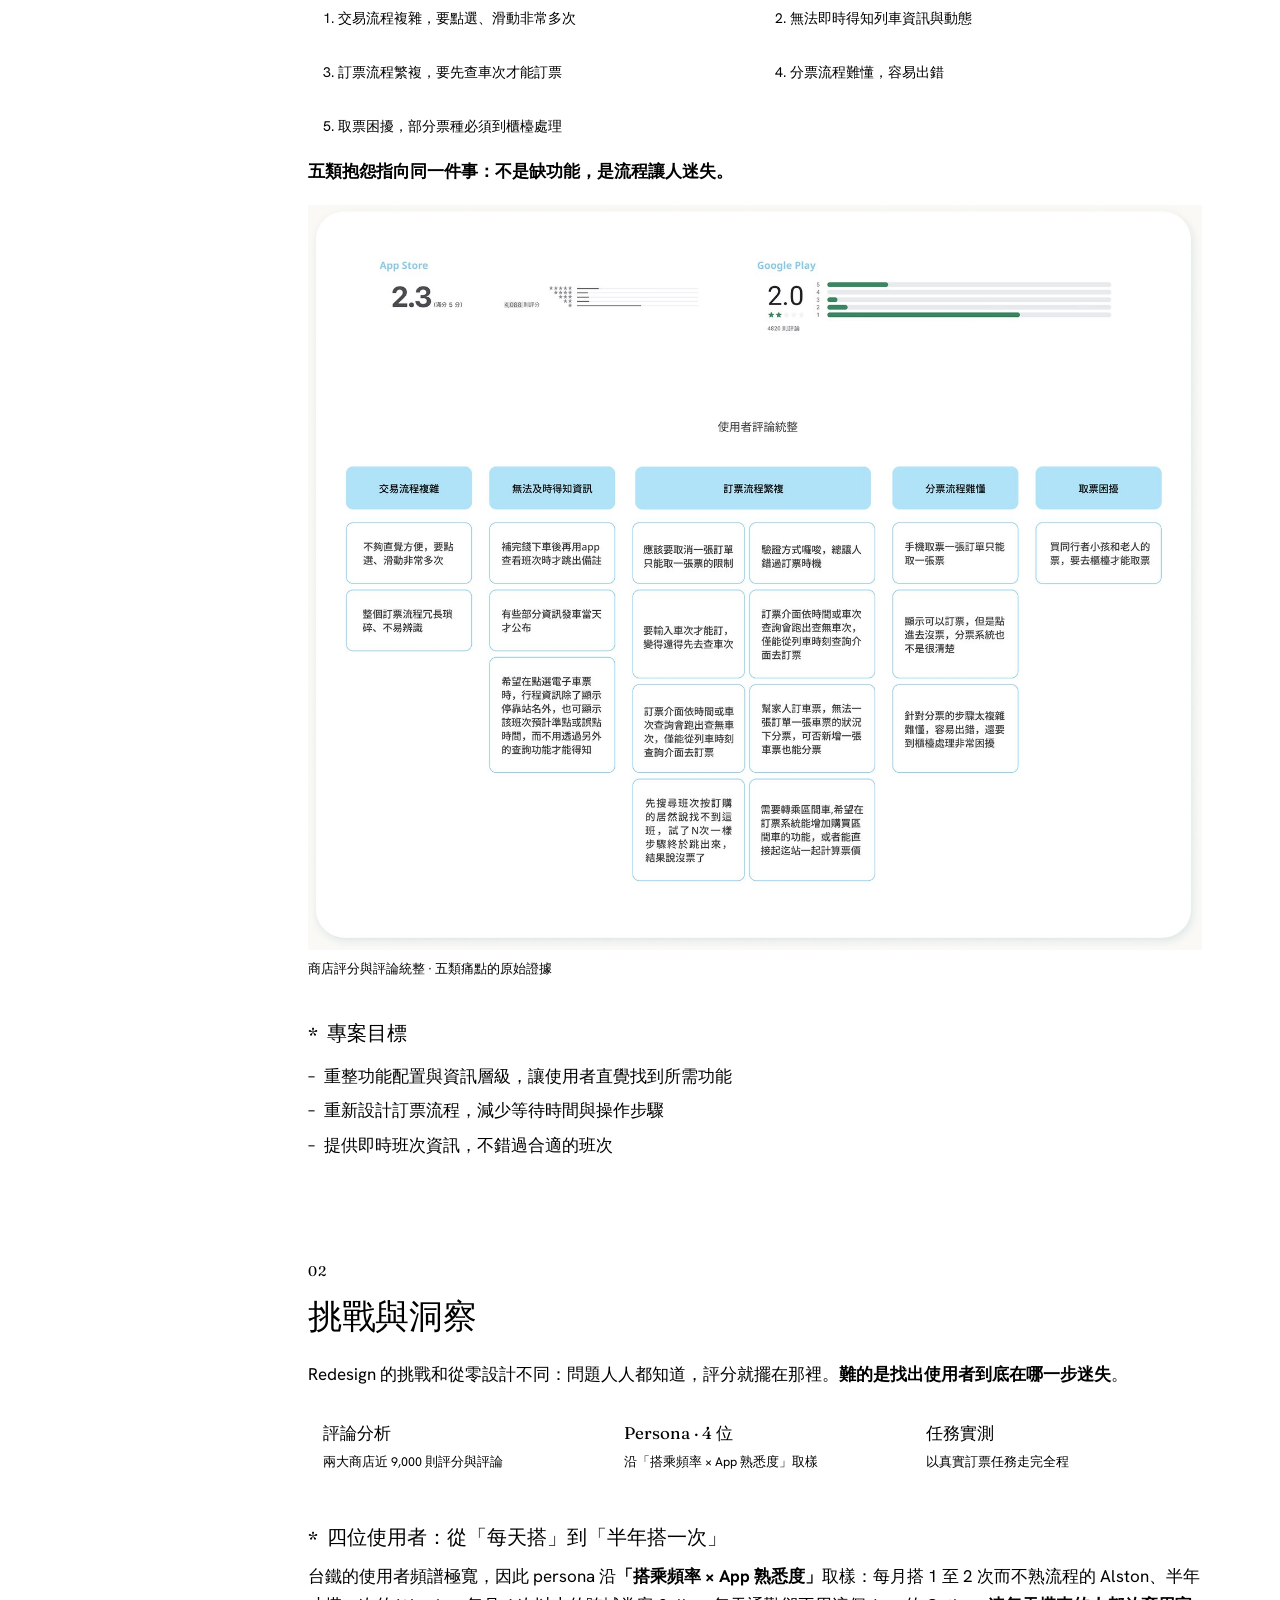
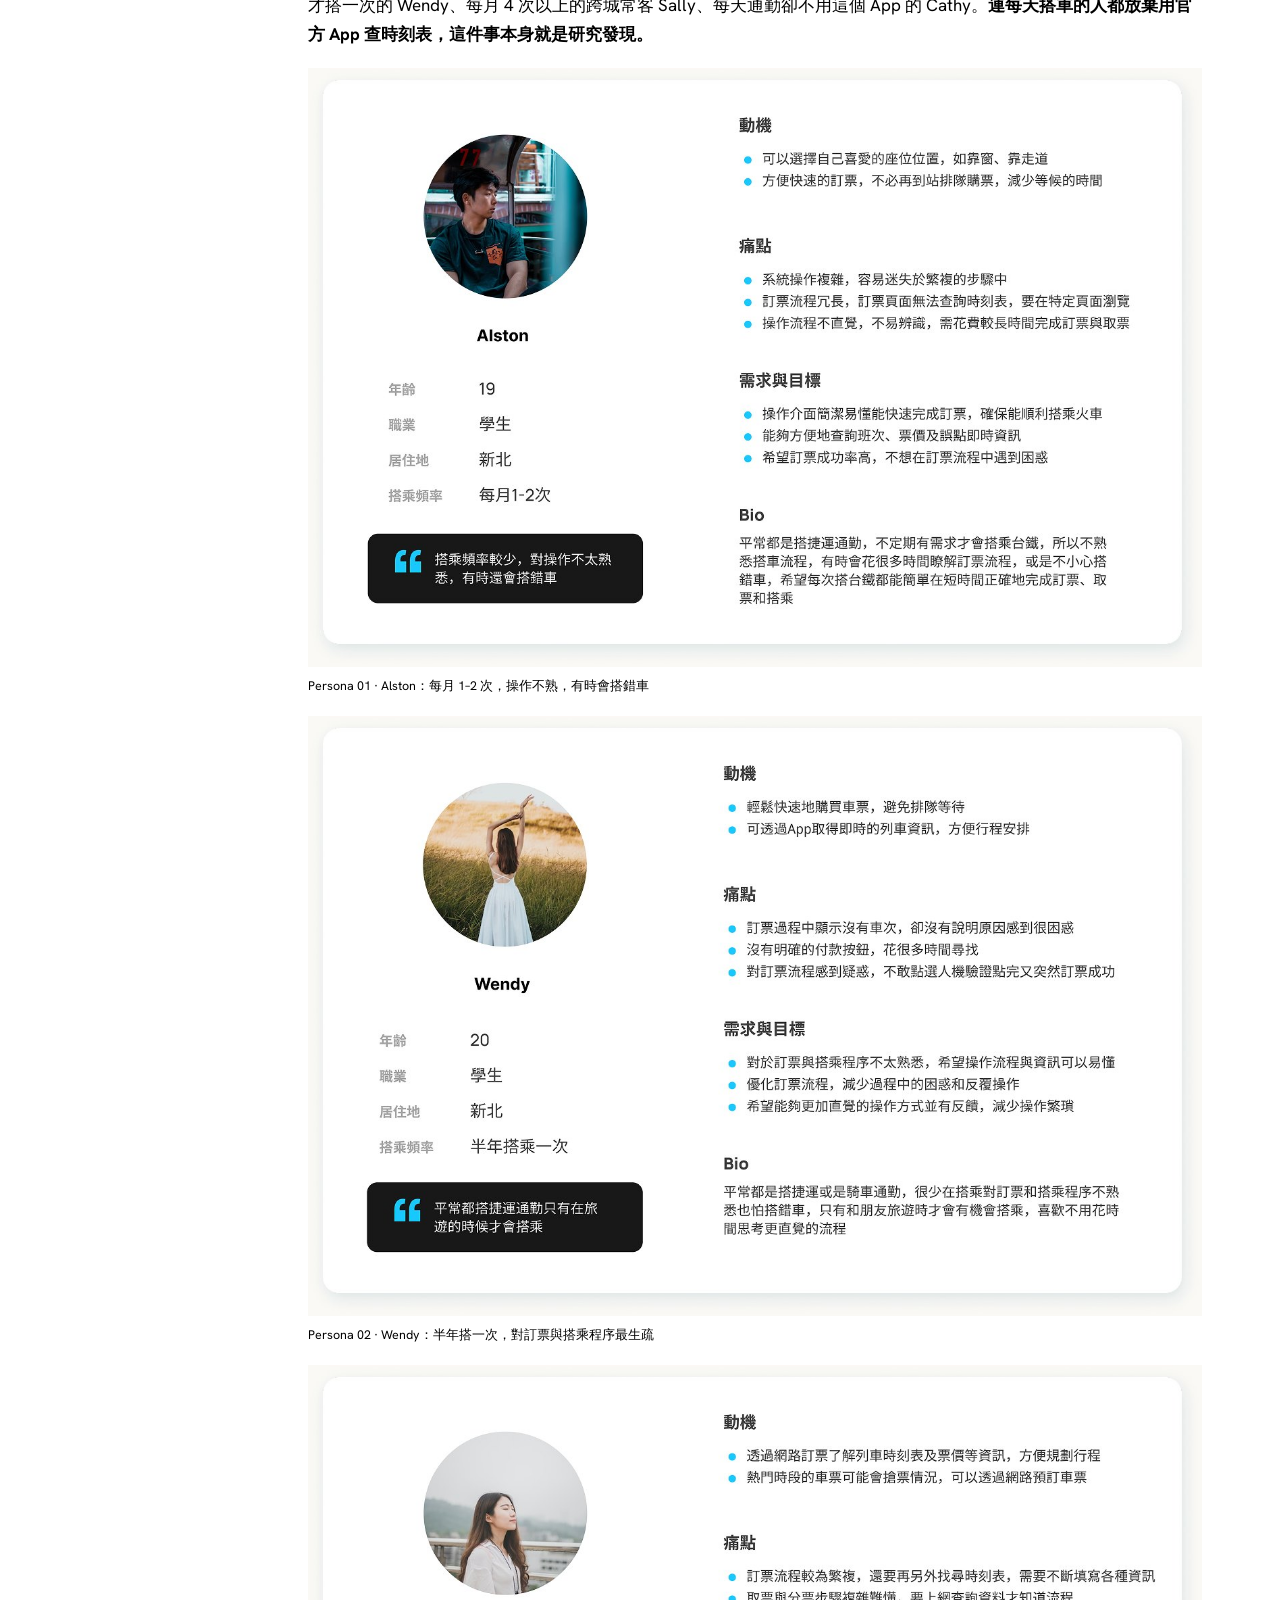
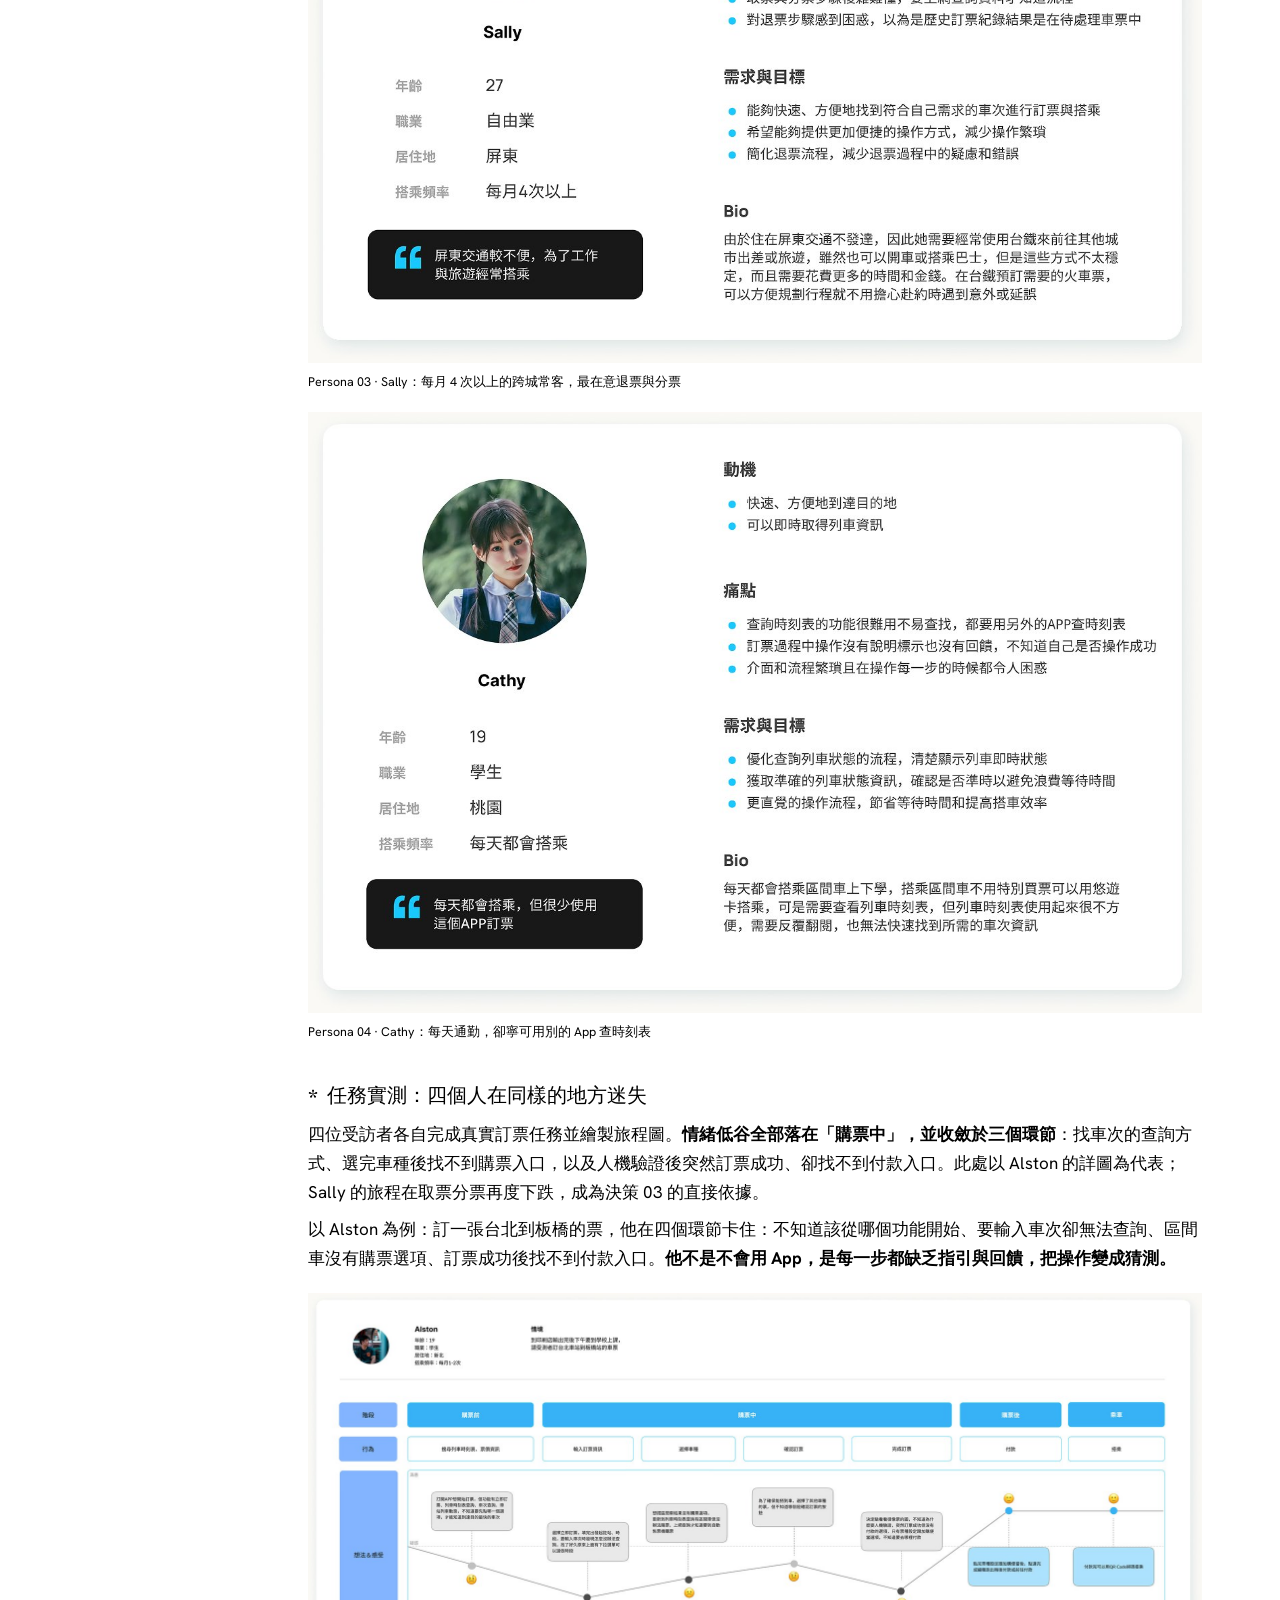
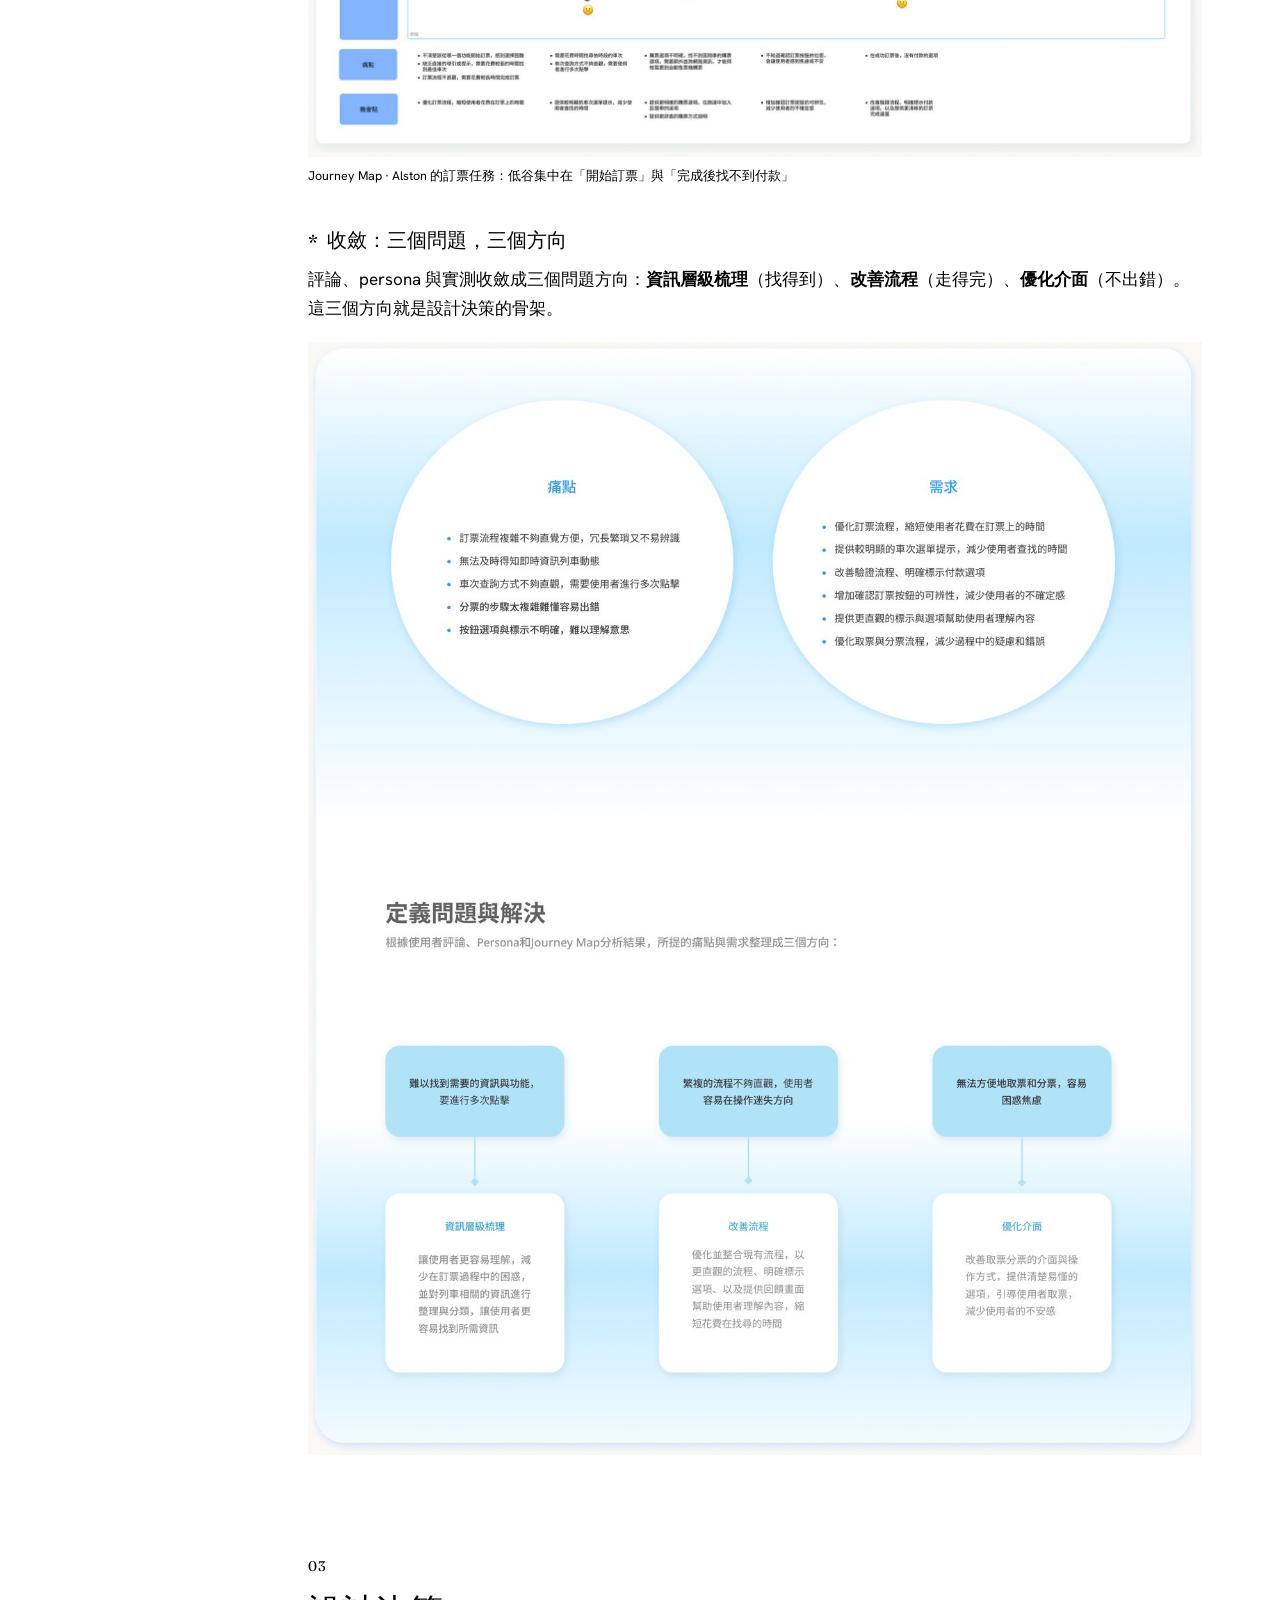
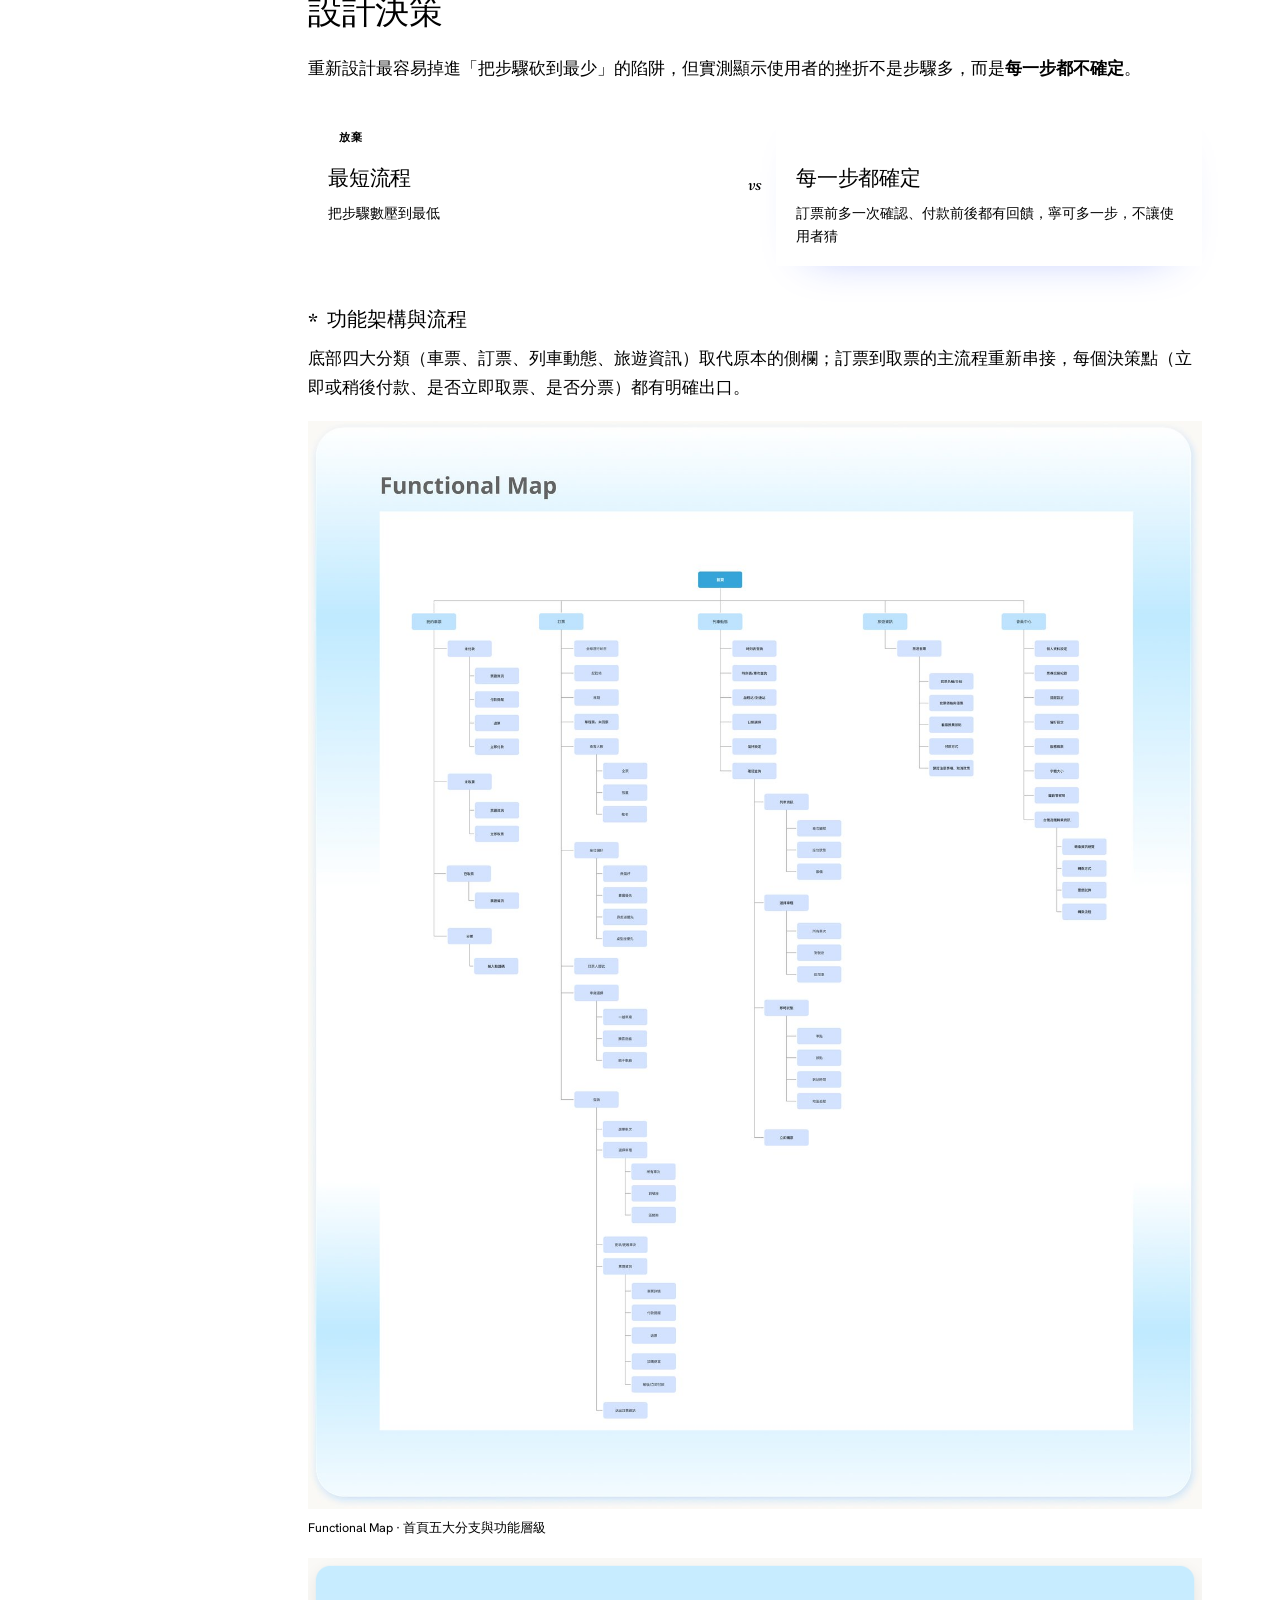
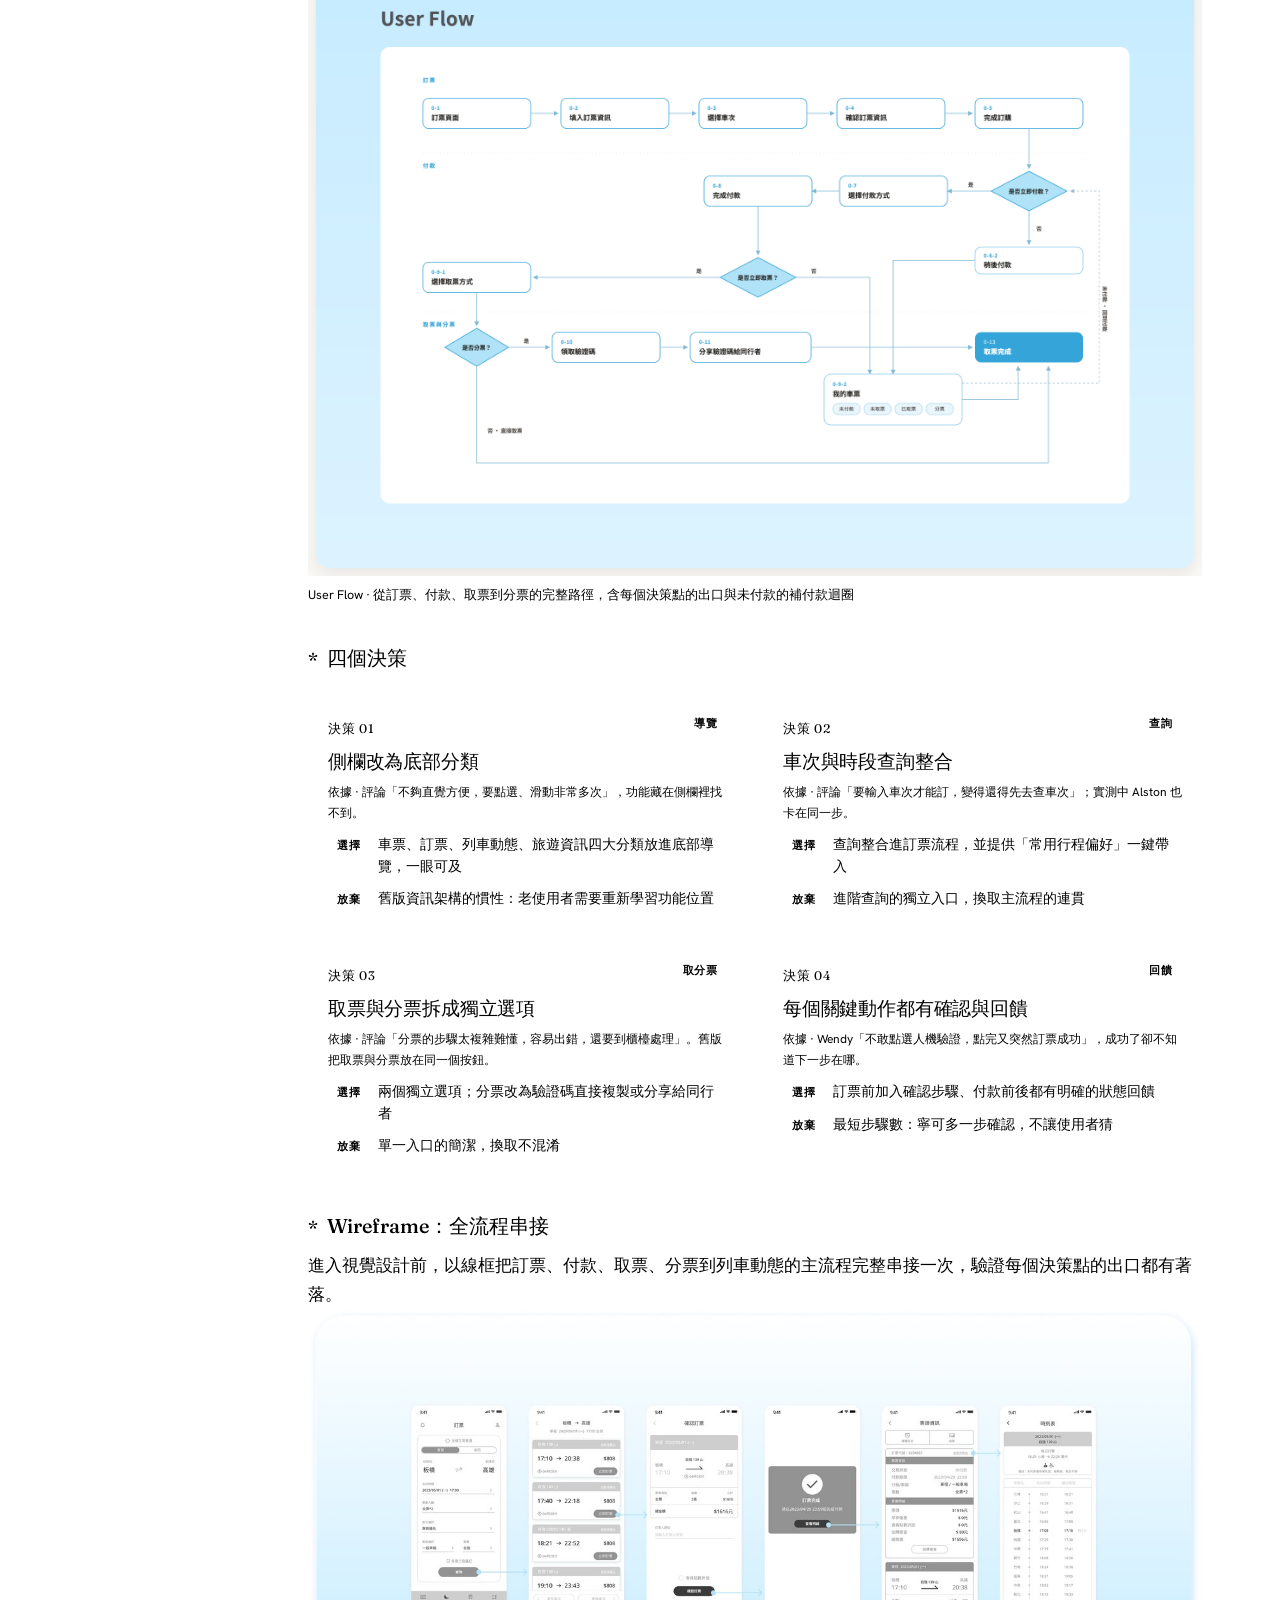
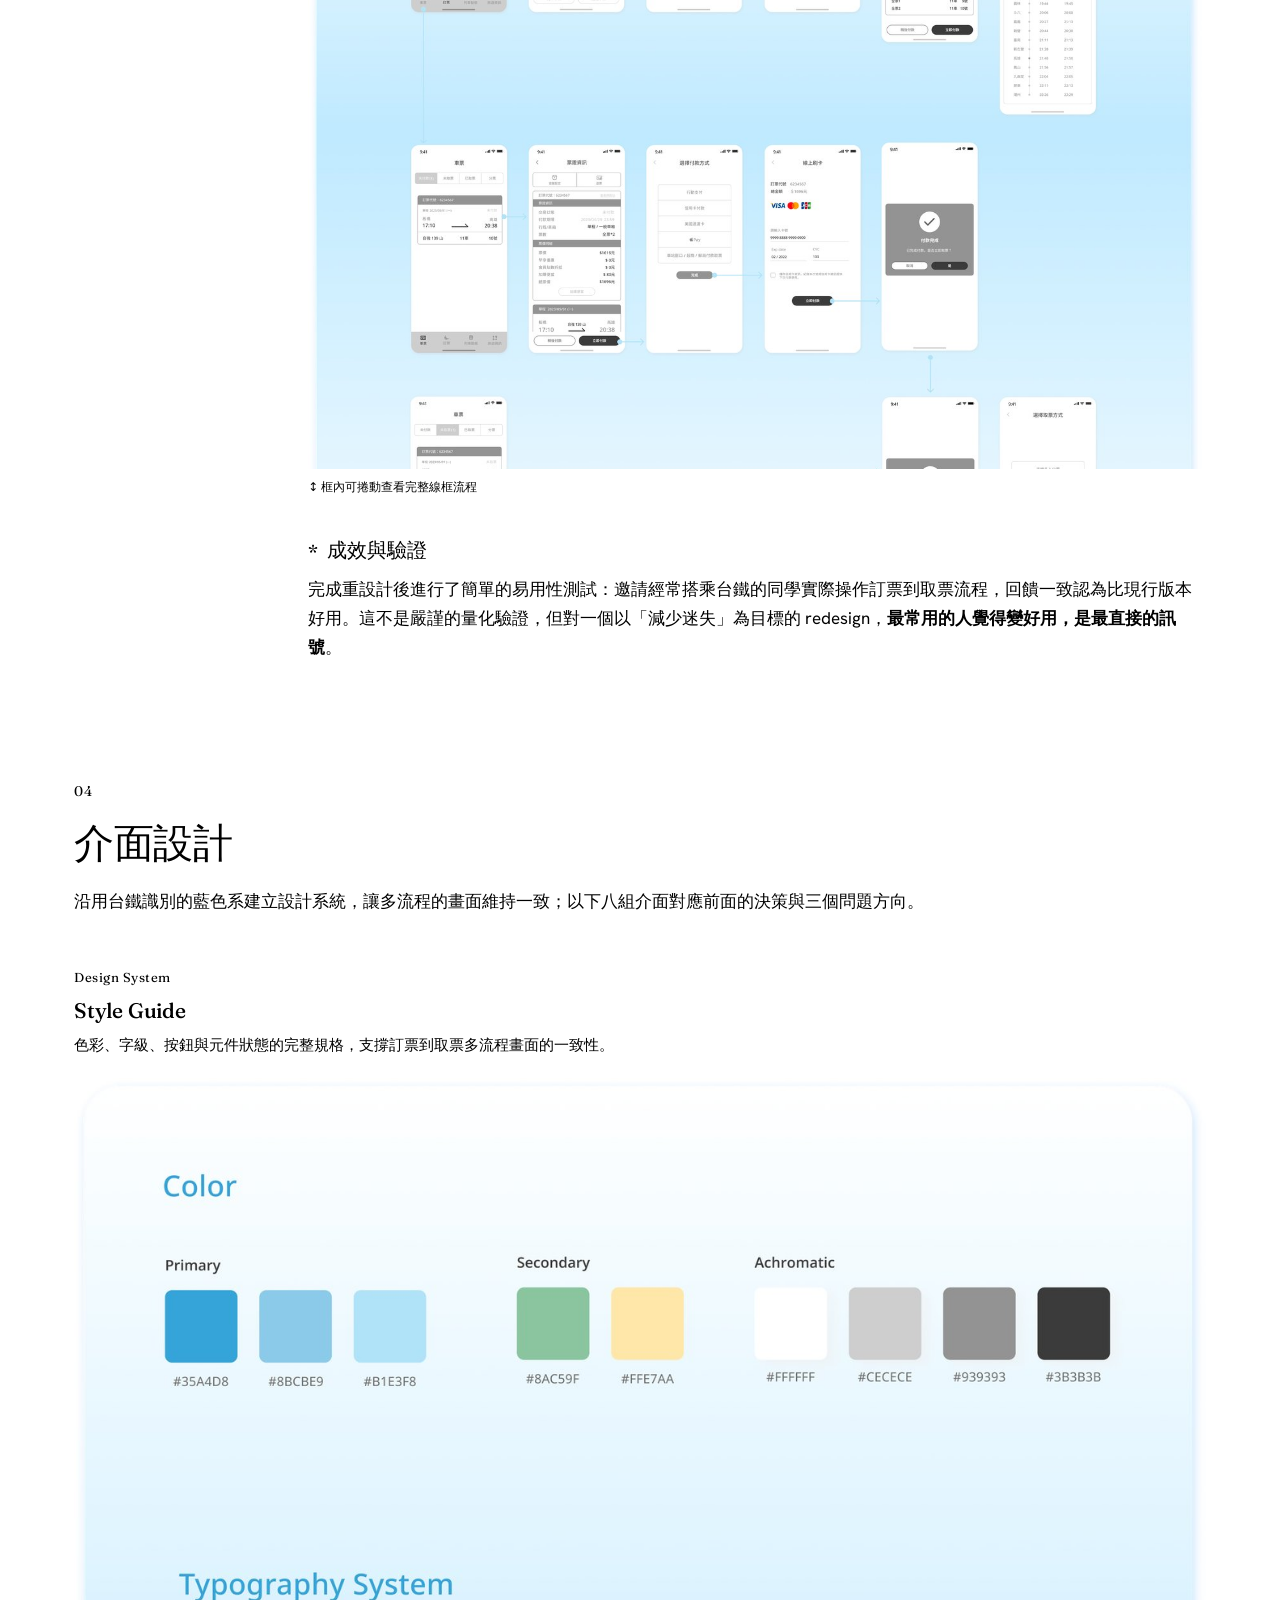
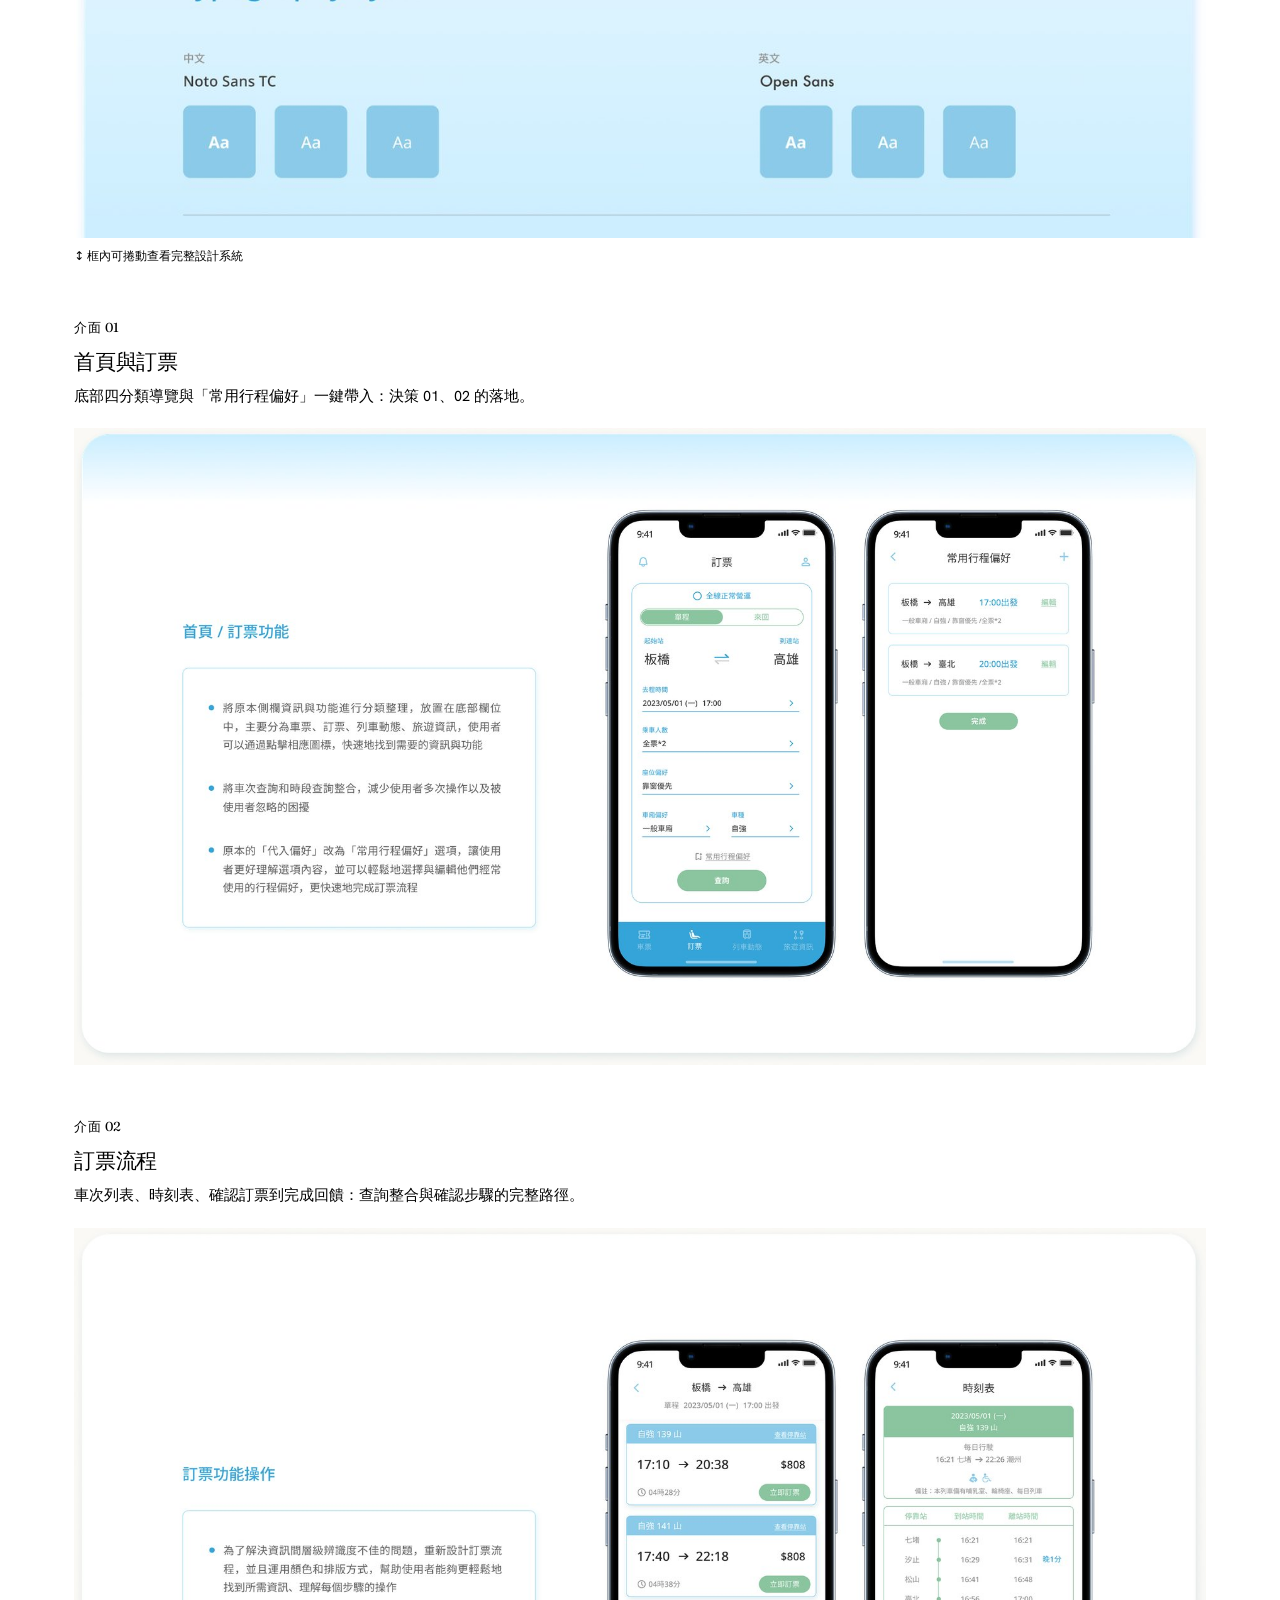
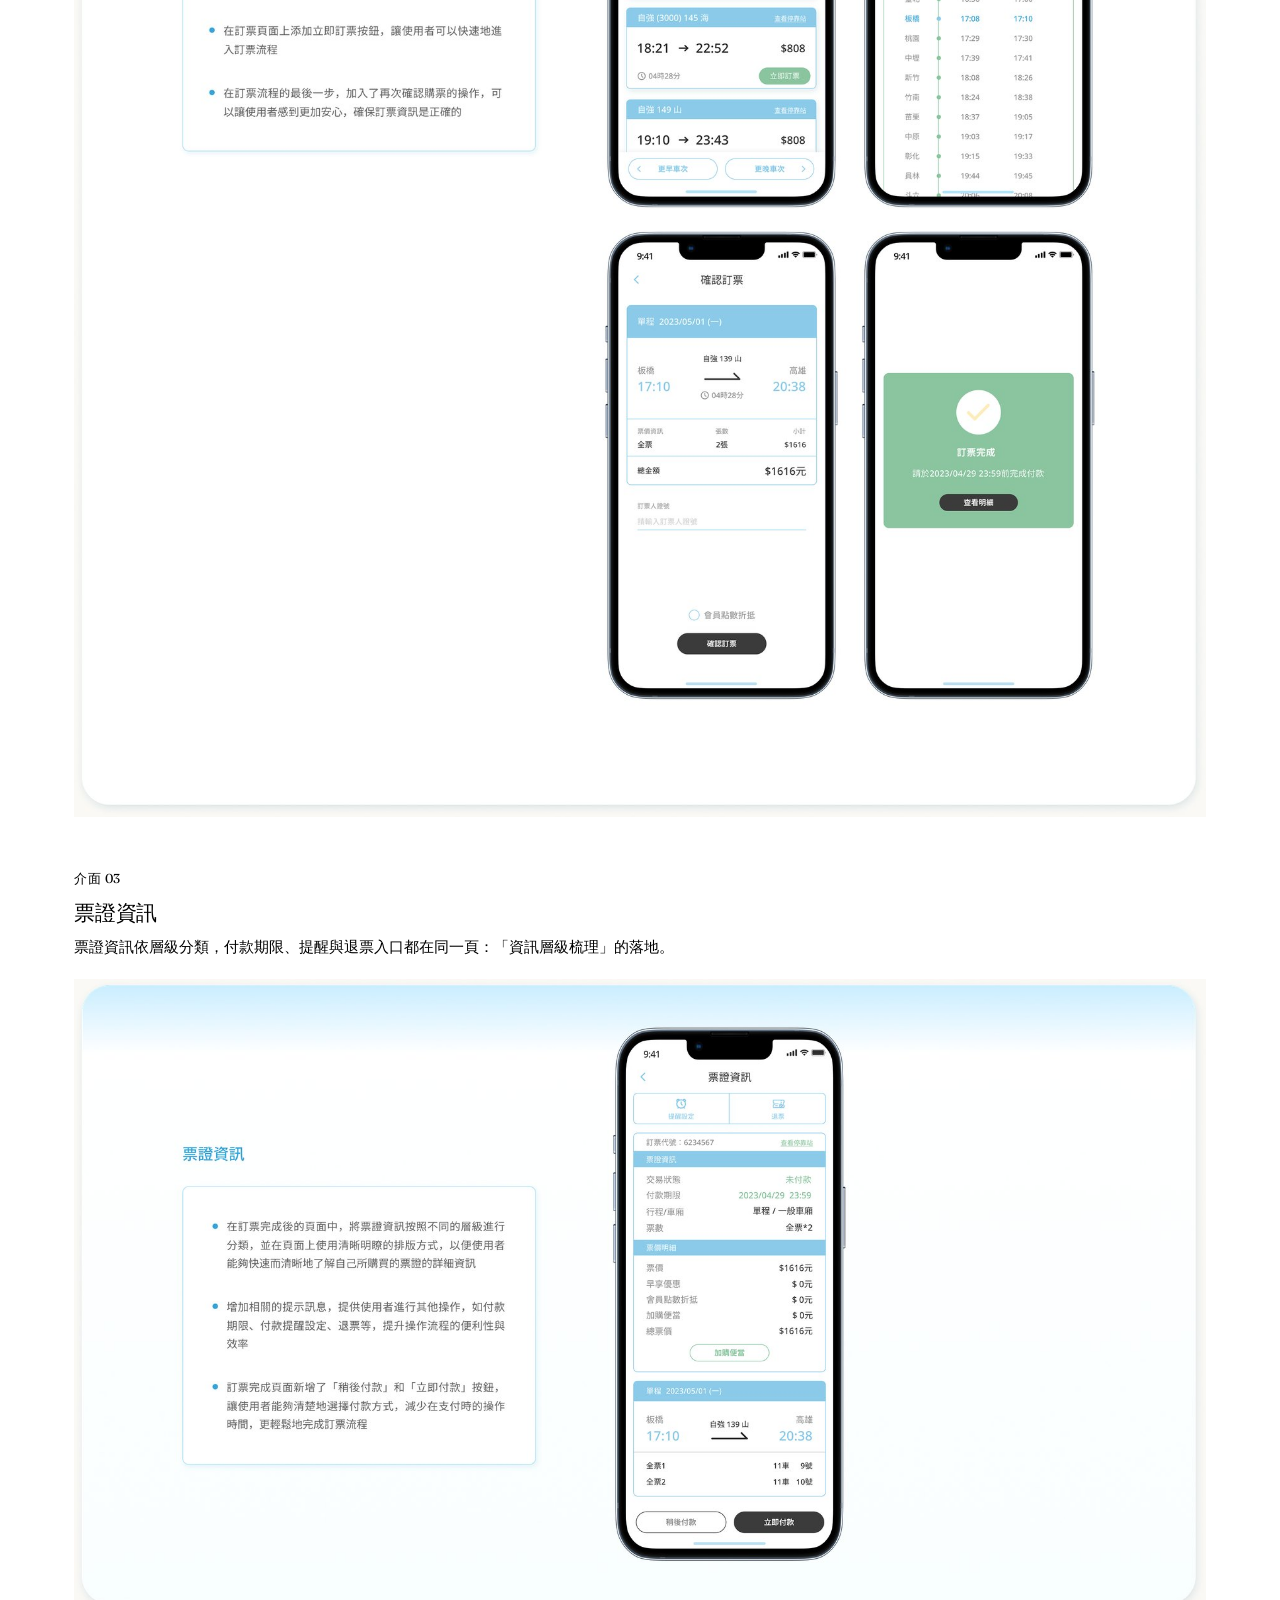
<file: work/tra.html>
<!DOCTYPE html>
<html lang="zh-Hant">
<head>
<meta charset="UTF-8" />
<meta name="viewport" content="width=device-width, initial-scale=1.0" />
<title>台鐵 e訂通 — 訂票 App Redesign · Case Study</title>
<meta name="description" content="台鐵 e訂通 — 台鐵官方訂票 App 的 UI/UX 重新設計。從近九千則評論與任務實測找出使用者迷失的環節，重整資訊層級、流程與回饋。" />
<link rel="preconnect" href="https://fonts.googleapis.com" />
<link rel="preconnect" href="https://fonts.gstatic.com" crossorigin />
<link href="https://fonts.googleapis.com/css2?family=Fraunces:ital,opsz,wght@0,9..144,300..600;1,9..144,300..500&family=Hanken+Grotesk:wght@400;500;600&display=swap" rel="stylesheet" />
<link rel="stylesheet" href="../assets/case.css" />
</head>
<body>

<div class="topbar">
  <div class="wrap">
    <a class="brand" href="../index.html">Brynn<span>.</span></a>
    <a class="back" href="../index.html#work">← All work</a>
  </div>
</div>

<main>
  <!-- 滿版 hero -->
  <div class="cx-herobanner">
    <img src="../assets/images/project/UIUX/web/tra/cover.jpg" alt="台鐵 e訂通 主視覺" />
  </div>

  <!-- 標題 -->
  <div class="cx-title">
    <span class="eyebrow">UI/UX · App Redesign · 2023</span>
    <h1 class="display">台鐵 e訂通</h1>
    <p class="lead">台鐵官方訂票 App 的重新設計：讓使用者找得到功能、走得完流程、取得了票。</p>
  </div>

  <!-- meta -->
  <dl class="cx-metarow">
    <div><dt>專案時程</dt><dd>2023</dd></div>
    <div><dt>主要負責項目</dt><dd>UX 研究、UI 設計、Prototype</dd></div>
    <div><dt>使用工具</dt><dd>Figma</dd></div>
    <div><dt>類型</dt><dd>App Redesign · 交通</dd></div>
  </dl>

  <!-- 左導覽 + 敘事 -->
  <div class="cx">
    <aside class="cx-nav">
      <ul>
        <li><a href="#s1" class="active">背景與目標</a></li>
        <li><a href="#s2">挑戰與洞察</a></li>
        <li><a href="#s3">設計決策</a></li>
        <li><a href="#s4">介面設計</a></li>
      </ul>
    </aside>

    <div class="cx-main">

      <!-- 01 背景與目標 -->
      <section class="cx-sec" id="s1" data-sec>
        <span class="secnum">01</span>
        <h2 class="lbl">背景與目標</h2>
        <p class="intro">台鐵 e訂通是台鐵官方的訂票 App，但 App Store 評分只有 2.3、Google Play 只有 2.0。問題不是功能不夠，而是<b>功能都在，使用者卻找不到、走不完</b>：層級混亂、缺乏回饋，每一步操作都要靠猜。</p>
        <div class="sub">
          <h3>評分現況</h3>
          <div class="fig" style="margin-top:14px">
            <div class="metrics four">
              <div class="metric"><div class="big">2.3</div><div class="lbl">App Store 評分（滿分 5 分）</div></div>
              <div class="metric"><div class="big">2.0</div><div class="lbl">Google Play 評分（滿分 5 分）</div></div>
              <div class="metric"><div class="big">8,900+</div><div class="lbl">兩大商店累計評分與評論數</div></div>
              <div class="metric"><div class="big">5</div><div class="lbl">評論收斂出的痛點類別</div></div>
            </div>
          </div>
        </div>
        <div class="sub">
          <h3>使用者在抱怨什麼</h3>
          <p>分析兩大商店的評論後，抱怨集中成五類：</p>
          <div class="consensus">
            <div class="citem"><span>1. 交易流程複雜，要點選、滑動非常多次</span></div>
            <div class="citem"><span>2. 無法即時得知列車資訊與動態</span></div>
            <div class="citem"><span>3. 訂票流程繁複，要先查車次才能訂票</span></div>
            <div class="citem"><span>4. 分票流程難懂，容易出錯</span></div>
            <div class="citem"><span>5. 取票困擾，部分票種必須到櫃檯處理</span></div>
          </div>
          <p><b>五類抱怨指向同一件事：不是缺功能，是流程讓人迷失。</b></p>
          <div class="fig"><img class="raw" src="../assets/images/project/UIUX/web/tra/research.jpg" alt="使用者研究：商店評分與五類評論統整" loading="lazy" /><div class="cap">商店評分與評論統整 · 五類痛點的原始證據</div></div>
        </div>
        <div class="sub">
          <h3>專案目標</h3>
          <ul class="facts">
            <li>重整功能配置與資訊層級，讓使用者直覺找到所需功能</li>
            <li>重新設計訂票流程，減少等待時間與操作步驟</li>
            <li>提供即時班次資訊，不錯過合適的班次</li>
          </ul>
        </div>
      </section>

      <!-- 02 挑戰與洞察 -->
      <section class="cx-sec" id="s2" data-sec>
        <span class="secnum">02</span>
        <h2 class="lbl">挑戰與洞察</h2>
        <p class="intro">Redesign 的挑戰和從零設計不同：問題人人都知道，評分就擺在那裡。<b>難的是找出使用者到底在哪一步迷失</b>。</p>
        <div class="phases">
          <div class="ph"><span class="pht">評論分析</span><span class="phw">兩大商店近 9,000 則評分與評論</span></div>
          <div class="ph"><span class="pht">Persona · 4 位</span><span class="phw">沿「搭乘頻率 × App 熟悉度」取樣</span></div>
          <div class="ph"><span class="pht">任務實測</span><span class="phw">以真實訂票任務走完全程</span></div>
        </div>

        <div class="sub">
          <h3>四位使用者：從「每天搭」到「半年搭一次」</h3>
          <p>台鐵的使用者頻譜極寬，因此 persona 沿<b>「搭乘頻率 × App 熟悉度」</b>取樣：每月搭 1 至 2 次而不熟流程的 Alston、半年才搭一次的 Wendy、每月 4 次以上的跨城常客 Sally、每天通勤卻不用這個 App 的 Cathy。<b>連每天搭車的人都放棄用官方 App 查時刻表，這件事本身就是研究發現。</b></p>
          <div class="fig"><img class="raw" src="../assets/images/project/UIUX/web/tra/persona-1.jpg" alt="Persona — Alston" loading="lazy" /><div class="cap">Persona 01 · Alston：每月 1–2 次，操作不熟，有時會搭錯車</div></div>
          <div class="fig"><img class="raw" src="../assets/images/project/UIUX/web/tra/persona-2.jpg" alt="Persona — Wendy" loading="lazy" /><div class="cap">Persona 02 · Wendy：半年搭一次，對訂票與搭乘程序最生疏</div></div>
          <div class="fig"><img class="raw" src="../assets/images/project/UIUX/web/tra/persona-3.jpg" alt="Persona — Sally" loading="lazy" /><div class="cap">Persona 03 · Sally：每月 4 次以上的跨城常客，最在意退票與分票</div></div>
          <div class="fig"><img class="raw" src="../assets/images/project/UIUX/web/tra/persona-4.jpg" alt="Persona — Cathy" loading="lazy" /><div class="cap">Persona 04 · Cathy：每天通勤，卻寧可用別的 App 查時刻表</div></div>
        </div>

        <div class="sub">
          <h3>任務實測：四個人在同樣的地方迷失</h3>
          <p>四位受訪者各自完成真實訂票任務並繪製旅程圖。<b>情緒低谷全部落在「購票中」，並收斂於三個環節</b>：找車次的查詢方式、選完車種後找不到購票入口，以及人機驗證後突然訂票成功、卻找不到付款入口。此處以 Alston 的詳圖為代表；Sally 的旅程在取票分票再度下跌，成為決策 03 的直接依據。</p>
          <p>以 Alston 為例：訂一張台北到板橋的票，他在四個環節卡住：不知道該從哪個功能開始、要輸入車次卻無法查詢、區間車沒有購票選項、訂票成功後找不到付款入口。<b>他不是不會用 App，是每一步都缺乏指引與回饋，把操作變成猜測。</b></p>
          <div class="fig"><img class="raw" src="../assets/images/project/UIUX/web/tra/journey-alston.jpg" alt="Journey Map — Alston 訂票任務實測" loading="lazy" /><div class="cap">Journey Map · Alston 的訂票任務：低谷集中在「開始訂票」與「完成後找不到付款」</div></div>
        </div>

        <div class="sub">
          <h3>收斂：三個問題，三個方向</h3>
          <p>評論、persona 與實測收斂成三個問題方向：<b>資訊層級梳理</b>（找得到）、<b>改善流程</b>（走得完）、<b>優化介面</b>（不出錯）。這三個方向就是設計決策的骨架。</p>
          <div class="fig"><img class="raw" src="../assets/images/project/UIUX/web/tra/problem-solution.jpg" alt="定義問題與解決：痛點、需求與三個方向" loading="lazy" /></div>
        </div>
      </section>

      <!-- 03 設計決策 -->
      <section class="cx-sec" id="s3" data-sec>
        <span class="secnum">03</span>
        <h2 class="lbl">設計決策</h2>
        <p class="intro">重新設計最容易掉進「把步驟砍到最少」的陷阱，但實測顯示使用者的挫折不是步驟多，而是<b>每一步都不確定</b>。</p>
        <div class="versus">
          <div class="vopt lose">
            <span class="vtag">放棄</span>
            <div class="vt">最短流程</div>
            <p>把步驟數壓到最低</p>
          </div>
          <div class="vs">vs</div>
          <div class="vopt win">
            <span class="vtag">我的選擇</span>
            <div class="vt">每一步都確定</div>
            <p>訂票前多一次確認、付款前後都有回饋，寧可多一步，不讓使用者猜</p>
          </div>
        </div>
        <div class="sub">
          <h3>功能架構與流程</h3>
          <p>底部四大分類（車票、訂票、列車動態、旅遊資訊）取代原本的側欄；訂票到取票的主流程重新串接，每個決策點（立即或稍後付款、是否立即取票、是否分票）都有明確出口。</p>
          <div class="fig"><img class="raw" src="../assets/images/project/UIUX/web/tra/functional-map.jpg" alt="Functional Map 功能架構" loading="lazy" /><div class="cap">Functional Map · 首頁五大分支與功能層級</div></div>
          <div class="fig"><img class="raw" src="../assets/images/project/UIUX/web/tra/userflow-full.png" alt="User Flow · 訂票到取票的完整流程" loading="lazy" /><div class="cap">User Flow · 從訂票、付款、取票到分票的完整路徑，含每個決策點的出口與未付款的補付款迴圈</div></div>
        </div>
        <div class="sub">
          <h3>四個決策</h3>
          <div class="dcards">
            <div class="dcard">
              <span class="dph">導覽</span>
              <span class="dnum">決策 01</span>
              <h4>側欄改為底部分類</h4>
              <span class="dsrc">依據 · 評論「不夠直覺方便，要點選、滑動非常多次」，功能藏在側欄裡找不到。</span>
              <div class="dline dwin"><span class="k">選擇</span><span>車票、訂票、列車動態、旅遊資訊四大分類放進底部導覽，一眼可及</span></div>
              <div class="dline dlose"><span class="k">放棄</span><span>舊版資訊架構的慣性：老使用者需要重新學習功能位置</span></div>
            </div>
            <div class="dcard">
              <span class="dph">查詢</span>
              <span class="dnum">決策 02</span>
              <h4>車次與時段查詢整合</h4>
              <span class="dsrc">依據 · 評論「要輸入車次才能訂，變得還得先去查車次」；實測中 Alston 也卡在同一步。</span>
              <div class="dline dwin"><span class="k">選擇</span><span>查詢整合進訂票流程，並提供「常用行程偏好」一鍵帶入</span></div>
              <div class="dline dlose"><span class="k">放棄</span><span>進階查詢的獨立入口，換取主流程的連貫</span></div>
            </div>
            <div class="dcard">
              <span class="dph">取分票</span>
              <span class="dnum">決策 03</span>
              <h4>取票與分票拆成獨立選項</h4>
              <span class="dsrc">依據 · 評論「分票的步驟太複雜難懂，容易出錯，還要到櫃檯處理」。舊版把取票與分票放在同一個按鈕。</span>
              <div class="dline dwin"><span class="k">選擇</span><span>兩個獨立選項；分票改為驗證碼直接複製或分享給同行者</span></div>
              <div class="dline dlose"><span class="k">放棄</span><span>單一入口的簡潔，換取不混淆</span></div>
            </div>
            <div class="dcard">
              <span class="dph">回饋</span>
              <span class="dnum">決策 04</span>
              <h4>每個關鍵動作都有確認與回饋</h4>
              <span class="dsrc">依據 · Wendy「不敢點選人機驗證，點完又突然訂票成功」，成功了卻不知道下一步在哪。</span>
              <div class="dline dwin"><span class="k">選擇</span><span>訂票前加入確認步驟、付款前後都有明確的狀態回饋</span></div>
              <div class="dline dlose"><span class="k">放棄</span><span>最短步驟數：寧可多一步確認，不讓使用者猜</span></div>
            </div>
          </div>
        </div>
        <div class="sub">
          <h3>Wireframe：全流程串接</h3>
          <p>進入視覺設計前，以線框把訂票、付款、取票、分票到列車動態的主流程完整串接一次，驗證每個決策點的出口都有著落。</p>
          <div class="sgbox"><img src="../assets/images/project/UIUX/web/tra/wireframe.jpg" alt="Wireframe 全流程線框牆" loading="lazy" /></div>
          <div class="boxhint">↕ 框內可捲動查看完整線框流程</div>
        </div>
        <div class="sub">
          <h3>成效與驗證</h3>
          <p>完成重設計後進行了簡單的易用性測試：邀請經常搭乘台鐵的同學實際操作訂票到取票流程，回饋一致認為比現行版本好用。這不是嚴謹的量化驗證，但對一個以「減少迷失」為目標的 redesign，<b>最常用的人覺得變好用，是最直接的訊號</b>。</p>
        </div>
      </section>

    </div>
  </div>

  <!-- 04 介面設計（淺色展示區） -->
  <section class="uilight" id="s4" data-sec>
    <div class="uhead">
      <span class="k">04</span>
      <h2>介面設計</h2>
      <p>沿用台鐵識別的藍色系建立設計系統，讓多流程的畫面維持一致；以下八組介面對應前面的決策與三個問題方向。</p>
    </div>

    <div class="ui-sub">
      <span class="k">Design System</span>
      <h3>Style Guide</h3>
      <p>色彩、字級、按鈕與元件狀態的完整規格，支撐訂票到取票多流程畫面的一致性。</p>
    </div>
    <div class="wide">
      <div class="sgbox"><img src="../assets/images/project/UIUX/web/tra/styleguide.jpg" alt="Style Guide 設計系統" loading="lazy" /></div>
      <div class="boxhint">↕ 框內可捲動查看完整設計系統</div>
    </div>

    <div class="ui-sub">
      <span class="k">介面 01</span>
      <h3>首頁與訂票</h3>
      <p>底部四分類導覽與「常用行程偏好」一鍵帶入：決策 01、02 的落地。</p>
    </div>
    <div class="wide"><img class="raw" src="../assets/images/project/UIUX/web/tra/ui-1.jpg" alt="首頁與訂票功能" loading="lazy" /></div>

    <div class="ui-sub">
      <span class="k">介面 02</span>
      <h3>訂票流程</h3>
      <p>車次列表、時刻表、確認訂票到完成回饋：查詢整合與確認步驟的完整路徑。</p>
    </div>
    <div class="wide"><img class="raw" src="../assets/images/project/UIUX/web/tra/ui-2.jpg" alt="訂票功能操作流程" loading="lazy" /></div>

    <div class="ui-sub">
      <span class="k">介面 03</span>
      <h3>票證資訊</h3>
      <p>票證資訊依層級分類，付款期限、提醒與退票入口都在同一頁：「資訊層級梳理」的落地。</p>
    </div>
    <div class="wide"><img class="raw" src="../assets/images/project/UIUX/web/tra/ui-3.jpg" alt="票證資訊頁" loading="lazy" /></div>

    <div class="ui-sub">
      <span class="k">介面 04</span>
      <h3>取票與分票</h3>
      <p>取票與分票拆成獨立選項，分票改用驗證碼分享：決策 03 的落地。</p>
    </div>
    <div class="wide"><img class="raw" src="../assets/images/project/UIUX/web/tra/ui-4.jpg" alt="取票與分票流程" loading="lazy" /></div>

    <div class="ui-sub">
      <span class="k">介面 05</span>
      <h3>付款</h3>
      <p>稍後付款與立即付款並列，付款前後都有狀態回饋：決策 04 的落地。</p>
    </div>
    <div class="wide"><img class="raw" src="../assets/images/project/UIUX/web/tra/ui-5.jpg" alt="付款功能" loading="lazy" /></div>

    <div class="ui-sub">
      <span class="k">介面 06</span>
      <h3>車票管理</h3>
      <p>未付款、未取票、已取票、分票四種狀態分頁，每張票的關鍵資訊一眼可讀。</p>
    </div>
    <div class="wide"><img class="raw" src="../assets/images/project/UIUX/web/tra/ui-6.jpg" alt="車票管理" loading="lazy" /></div>

    <div class="ui-sub">
      <span class="k">介面 07</span>
      <h3>列車動態</h3>
      <p>始發與終點置頂、車種篩選、列車位置即時更新：回應「無法即時得知資訊」的痛點。</p>
    </div>
    <div class="wide"><img class="raw" src="../assets/images/project/UIUX/web/tra/ui-7.jpg" alt="列車動態" loading="lazy" /></div>

    <div class="ui-sub">
      <span class="k">介面 08</span>
      <h3>旅遊票券</h3>
      <p>票券與景點分類瀏覽，新增評價與收藏。</p>
    </div>
    <div class="wide"><img class="raw" src="../assets/images/project/UIUX/web/tra/ui-8.jpg" alt="旅遊票券" loading="lazy" /></div>
  </section>

  <section class="next">
    <div class="wrap">
      <span class="eyebrow">Next project</span>
      <a href="soulmap.html">Soul Map →</a>
    </div>
  </section>
</main>

<footer>
  <div class="wrap foot">
    <span>© 2026 Brynn Li</span>
    <span>UI/UX Case Study</span>
  </div>
</footer>

<script>
  // 左側章節錨點：捲動高亮
  const links = [...document.querySelectorAll('.cx-nav a')];
  const map = {}; links.forEach(a => map[a.getAttribute('href')] = a);
  const io = new IntersectionObserver((entries) => {
    entries.forEach(e => {
      if (e.isIntersecting) {
        links.forEach(l => l.classList.remove('active'));
        const a = map['#' + e.target.id];
        if (a) a.classList.add('active');
      }
    });
  }, { rootMargin: '-25% 0px -65% 0px' });
  document.querySelectorAll('[data-sec]').forEach(s => io.observe(s));
</script>

<script src="../assets/zoom.js" defer></script>
</body>
</html>
</file>
<file: assets/theme.css>
/* Shared design tokens — neutral light palette with electric cyan accent.
   Loaded before per-page styles; pages may override (e.g. case.css --max). */
:root {
  --paper: #F8F8F8;      /* near-white neutral */
  --paper-2: #EFEFEF;
  --ink: #141414;
  --ink-soft: #4A4A4A;
  --ink-faint: #8A8A8A;
  --line: #E3E3E3;
  --accent: #141414;
  --accent-deep: #000;
  --clay: #173DFF;       /* legacy terracotta slot → electric blue accent */
  --dark: #161616;       /* inverted sections (contact / footer) */
  --dark-ink: #F8F8F8;
  --dark-soft: #9C9C9C;
  --dark-line: #333;
  --max: 1180px;
  --ease: cubic-bezier(.19,1,.22,1);
}
</file>
<file: assets/case.css>
/* Shared styles for case-study pages under /work.
   Design tokens live in theme.css (must be linked before this file). */
:root {
  --max: 940px;
}
* { margin: 0; padding: 0; box-sizing: border-box; }
html { scroll-behavior: smooth; }
body {
  background: var(--paper);
  color: var(--ink);
  font-family: "Hanken Grotesk", system-ui, sans-serif;
  font-size: 17px;
  line-height: 1.7;
  -webkit-font-smoothing: antialiased;
  text-rendering: optimizeLegibility;
}
::selection { background: var(--accent); color: var(--paper); }
a { color: inherit; text-decoration: none; }
.wrap { max-width: var(--max); margin: 0 auto; padding: 0 32px; }
.display {
  font-family: "Fraunces", Georgia, serif;
  font-optical-sizing: auto;
  font-weight: 400;
  line-height: 1.02;
  letter-spacing: -.015em;
}
.eyebrow {
  font-size: 12.5px; letter-spacing: .22em; text-transform: uppercase;
  color: var(--ink-faint); font-weight: 600;
}

/* top bar */
.topbar {
  position: sticky; top: 0; z-index: 20;
  background: rgba(248,248,248,.94);
  border-bottom: 1px solid var(--line);
}
.topbar .wrap { display: flex; align-items: center; justify-content: space-between; height: 68px; }
.back { font-size: 14.5px; color: var(--ink-soft); transition: color .3s; }
.back:hover { color: var(--ink); }
.topbar .brand { font-family: "Fraunces", serif; font-size: 19px; font-weight: 500; }
.topbar .brand span { color: var(--accent); }

/* hero */
.case-hero { padding: 90px 0 40px; }
.case-hero .eyebrow { display: block; margin-bottom: 20px; }
.case-hero h1 { font-size: clamp(38px, 6.5vw, 76px); max-width: 16ch; }
.case-hero .lead { margin-top: 26px; max-width: 54ch; font-size: 20px; color: var(--ink-soft); }

/* award badges */
.awards { display: flex; gap: 14px; flex-wrap: wrap; align-items: center; margin-top: 28px; }
.award-img {
  height: 104px; width: auto; display: block;
  background: var(--paper); border: 1px solid var(--line); border-radius: 2px;
  padding: 10px 16px;
}
.award {
  display: inline-flex; align-items: center; gap: 9px;
  border: 1px solid var(--clay);
  border-radius: 0;
  padding: 8px 18px;
  font-size: 13.5px; letter-spacing: .04em;
  color: var(--clay); font-weight: 600;
}
.award::before { content: "*"; font-size: 14px; }
.award .en { color: var(--ink-faint); font-weight: 400; }

/* meta grid */
.case-meta {
  display: grid; grid-template-columns: repeat(4, 1fr); gap: 24px;
  margin: 48px 0 8px; padding: 28px 0; border-top: 1px solid var(--line); border-bottom: 1px solid var(--line);
}
.case-meta dt { font-size: 12px; letter-spacing: .14em; text-transform: uppercase; color: var(--ink-faint); margin-bottom: 8px; }
.case-meta dd { font-size: 15.5px; }

/* media */
.figure { margin: 56px 0; }
.figure img {
  width: 100%; display: block; border-radius: 2px;
  border: 1px solid var(--line); background: var(--paper-2);
}
.figure figcaption { margin-top: 12px; font-size: 13.5px; color: var(--ink-faint); text-align: center; }
.figure.two { display: grid; grid-template-columns: 1fr 1fr; gap: 20px; }
.figure.two img { margin: 0; }

/* text blocks */
.block { margin: 64px 0; }
.block h2 { font-family: "Fraunces", serif; font-weight: 400; font-size: clamp(26px, 3.4vw, 38px); margin-bottom: 20px; letter-spacing: -.01em; }
.block h3 { font-family: "Fraunces", serif; font-weight: 500; font-size: 21px; margin: 32px 0 10px; }
.block p { color: var(--ink-soft); max-width: 62ch; }
.block p + p { margin-top: 18px; }
.block ul { margin: 16px 0 0 20px; color: var(--ink-soft); }
.block li { margin-bottom: 8px; }

/* pull metric */
.metrics { display: grid; grid-template-columns: repeat(3, 1fr); gap: 2px; background: var(--line); border: 1px solid var(--line); margin: 56px 0; }
.metric { background: var(--paper); padding: 34px 28px; }
.metric .big { font-family: "Fraunces", serif; font-size: clamp(34px, 5vw, 52px); color: var(--accent); line-height: 1; }
.metric .lbl { margin-top: 12px; font-size: 14px; color: var(--ink-soft); }

/* next */
.next { border-top: 1px solid var(--line); padding: 70px 0 90px; text-align: center; }
.next .eyebrow { display: block; margin-bottom: 16px; }
.next a { font-family: "Fraunces", serif; font-size: clamp(28px, 4.5vw, 46px); color: var(--ink); border-bottom: 1.5px solid transparent; transition: border-color .4s var(--ease); }
.next a:hover { border-color: var(--ink); }

footer { border-top: 1px solid var(--line); padding: 30px 0; }
.foot { display: flex; justify-content: space-between; font-size: 13.5px; color: var(--ink-faint); flex-wrap: wrap; gap: 12px; }

/* ---- design-board showcase (image-led case studies) ---- */
.boards { max-width: 1180px; margin: 0 auto; padding: 8px 24px 0; }
.board { margin: 22px 0; border-radius: 2px; overflow: hidden; border: 1px solid var(--line); box-shadow: 0 30px 60px -42px rgba(22,21,19,.55); }
.board img { width: 100%; display: block; }
.board-label { max-width: 1180px; margin: 72px auto 4px; padding: 0 24px; display: flex; align-items: baseline; gap: 14px; flex-wrap: wrap; }
.board-label .n { font-family: "Fraunces", serif; color: var(--clay); font-size: 14px; }
.board-label h2 { font-family: "Fraunces", serif; font-weight: 400; font-size: clamp(24px, 3.4vw, 34px); letter-spacing: -.01em; }
.board-label p { color: var(--ink-soft); font-size: 14.5px; margin-left: auto; max-width: 42ch; }

/* fill-in prompt for sections you still need to write */
.hint { border-left: 2px solid var(--clay); padding: 4px 0 4px 16px; color: var(--ink-faint); font-style: italic; }
.metrics.four { grid-template-columns: repeat(4, 1fr); }

/* single continuous long export */
.longshot { max-width: 1080px; margin: 8px auto 0; padding: 0 24px; }
.longshot img { width: 100%; display: block; border-radius: 2px; border: 1px solid var(--line); box-shadow: 0 30px 60px -42px rgba(22,21,19,.55); }

/* ===== Nelly-style editorial case layout ===== */
.cx-herobanner { width: 100%; margin: 0; }
.cx-herobanner img { width: 100%; height: min(58vh, 540px); object-fit: cover; display: block; }
.cx-title { max-width: 1180px; margin: 0 auto; padding: 46px 28px 0; }
.cx-title .eyebrow { display: block; margin-bottom: 16px; }
.cx-title h1 { font-size: clamp(34px, 6vw, 66px); }
.cx-title .lead { margin-top: 22px; max-width: 40ch; font-size: 20px; color: var(--ink-soft); }
.cx-metarow { max-width: 1180px; margin: 34px auto 0; padding: 24px 28px; border-top: 1px solid var(--line); border-bottom: 1px solid var(--line); display: flex; gap: 48px; flex-wrap: wrap; }
.cx-metarow div dt { font-size: 12px; letter-spacing: .12em; text-transform: uppercase; color: var(--ink-faint); margin-bottom: 6px; }
.cx-metarow div dd { font-size: 15.5px; }

.cx { max-width: 1180px; margin: 0 auto; padding: 0 28px; display: grid; grid-template-columns: 176px minmax(0, 1fr); gap: 54px; }
.cx-nav { position: sticky; top: 92px; align-self: start; font-size: 13.5px; }
.cx-nav ul { list-style: none; margin: 0; padding: 0; }
.cx-nav li { margin: 0; }
.cx-nav a { display: flex; align-items: center; gap: 9px; color: var(--ink-faint); text-decoration: none; padding: 7px 0; transition: color .2s; }
.cx-nav a::before { content: ""; width: 0; height: 1.5px; background: var(--clay); transition: width .25s var(--ease); }
.cx-nav a:hover, .cx-nav a.active { color: var(--ink); }
.cx-nav a.active::before { width: 16px; }
.cx-main { min-width: 0; }
.cx-sec { padding: 50px 0; border-top: 1px solid var(--line); }
.cx-sec:first-child { padding-top: 24px; border-top: none; }
.cx-sec > .secnum { display: block; font-family: "Fraunces", serif; color: var(--clay); font-size: 14px; letter-spacing: .04em; margin-bottom: 4px; }
.cx-sec > .lbl { font-family: "Fraunces", serif; font-weight: 400; font-size: clamp(24px, 3vw, 34px); letter-spacing: -.01em; }
.cx-sec > .intro { color: var(--ink-soft); margin-top: 14px; }
.sub { margin: 36px 0 0; }
.sub h3 { font-family: "Fraunces", serif; font-weight: 500; font-size: 20px; color: var(--accent); display: flex; gap: 9px; align-items: baseline; }
.sub h3::before { content: "*"; color: var(--clay); font-size: 16px; }
.sub p { color: var(--ink-soft); margin-top: 8px; }
.sub ul.facts { list-style: none; margin: 12px 0 0; padding: 0; display: grid; gap: 6px; }
.sub ul.facts li { color: var(--ink-soft); padding-left: 16px; position: relative; }
.sub ul.facts li::before { content: "–"; position: absolute; left: 0; color: var(--ink-faint); }
.fig { margin: 20px 0 0; }
.fig img { width: 100%; display: block; border: 1px solid var(--line); border-radius: 2px; background: var(--paper-2); }
.fig .cap { font-size: 12.5px; color: var(--ink-faint); margin-top: 8px; }
.fig.two { display: grid; grid-template-columns: 1fr 1fr; gap: 18px; }
.fig.two img { margin: 0; }

/* pull-quote for judge/award feedback */
.pull { border-left: 3px solid var(--clay); padding: 6px 0 6px 18px; margin: 22px 0 0; }
.pull p { color: var(--accent); font-style: italic; font-size: 16px; }

/* sampling map — 3 deep-dive + 2 verification */
.smap { display: grid; grid-template-columns: 3fr 2fr; gap: 14px; margin-top: 18px; }
.smap .sgroup { border: 1px solid var(--line); border-radius: 2px; background: var(--paper); padding: 16px 18px 8px; }
.smap .sgroup.main { border-color: var(--clay); }
.smap .glabel { font-size: 13.5px; font-weight: 700; color: var(--ink); margin-bottom: 10px; }
.smap .glabel span { display: block; font-size: 12px; font-weight: 400; color: var(--ink-faint); margin-top: 2px; }
.smap .srow { display: flex; align-items: baseline; gap: 8px; flex-wrap: wrap; padding: 10px 0; border-top: 1px solid var(--line); font-size: 13.5px; }
.smap .srow b { min-width: 52px; font-family: "Fraunces", serif; font-weight: 500; font-size: 15px; }
.smap .st { font-size: 11.5px; border: 1px solid var(--line); border-radius: 0; padding: 1px 10px; color: var(--ink-soft); background: var(--paper); white-space: nowrap; }
.smap .st.hot { border-color: var(--clay); color: var(--clay); }
.smap .sd { flex-basis: 100%; font-size: 12.5px; color: var(--ink-faint); margin-top: 1px; }
@media (max-width: 720px) { .smap { grid-template-columns: 1fr; } }

/* consensus findings (5-person convergence) */
.consensus { display: grid; grid-template-columns: 1fr 1fr; gap: 10px; margin-top: 18px; }
.consensus .citem { display: flex; align-items: center; justify-content: space-between; gap: 12px; border: 1.5px solid var(--accent); border-radius: 2px; padding: 10px 15px; font-size: 14px; color: var(--ink); background: var(--paper); }
.consensus .citem .cs { font-family: "Fraunces", serif; font-size: 13px; color: var(--accent); white-space: nowrap; }
.consensus .citem.weak { border: 1.5px dashed var(--line); color: var(--ink-soft); background: transparent; }
.consensus .citem.weak .cs { color: var(--ink-faint); }
@media (max-width: 720px) { .consensus { grid-template-columns: 1fr; } }

/* versus block — one core tradeoff, visually decided */
.versus { display: grid; grid-template-columns: 1fr auto 1fr; gap: 14px; align-items: stretch; margin-top: 20px; }
.versus .vopt { border-radius: 2px; padding: 18px 20px; }
.versus .vopt .vtag { display: inline-block; font-size: 11px; font-weight: 700; letter-spacing: .08em; border-radius: 100px; padding: 2px 11px; }
.versus .vopt .vt { font-family: "Fraunces", serif; font-size: 21px; margin-top: 10px; letter-spacing: -.01em; }
.versus .vopt p { font-size: 13.5px; margin-top: 6px; }
.versus .lose { border: 1.5px dashed var(--line); color: var(--ink-faint); background: transparent; }
.versus .lose .vtag { border: 1px solid var(--line); color: var(--ink-faint); }
.versus .lose p { color: var(--ink-faint); }
.versus .win { border: 1.5px solid var(--clay); background: var(--paper); box-shadow: 0 20px 46px -34px rgba(23,61,255,.4); }
.versus .win .vtag { background: var(--clay); color: #fff; }
.versus .win p { color: var(--ink-soft); }
.versus .vs { align-self: center; font-family: "Fraunces", serif; font-style: italic; color: var(--ink-faint); font-size: 15px; }
@media (max-width: 720px) { .versus { grid-template-columns: 1fr; } .versus .vs { text-align: center; } }

/* three-phase weight strip */
.phases { display: grid; grid-template-columns: 1fr 1fr 1fr; gap: 10px; margin-top: 18px; }
.phases .ph { border: 1px solid var(--line); border-radius: 2px; padding: 12px 15px; background: var(--paper); }
.phases .ph .pht { display: block; font-family: "Fraunces", serif; font-size: 17px; }
.phases .ph .phw { display: block; font-size: 12.5px; color: var(--ink-soft); margin-top: 3px; }
.phases .ph.hot { border-color: var(--clay); }
.phases .ph.hot .phw { color: var(--clay); font-weight: 600; }
.phases .ph.mute { background: var(--paper); }
.phases .ph.mute .phw { color: var(--ink-soft); }
@media (max-width: 720px) { .phases { grid-template-columns: 1fr; } }

/* decision cards — evidence → choice → tradeoff */
.dcards { display: grid; grid-template-columns: 1fr 1fr; gap: 16px; margin-top: 20px; }
.dcard { border: 1px solid var(--line); border-radius: 2px; background: var(--paper); padding: 18px 20px 16px; }
.dcard .dnum { font-family: "Fraunces", serif; font-size: 12.5px; color: var(--clay); letter-spacing: .05em; }
.dcard .dph { float: right; font-size: 11px; font-weight: 600; letter-spacing: .04em; color: var(--ink-soft); border: 1px solid var(--line); border-radius: 100px; padding: 1px 10px; background: var(--paper); }
.dcard h4 { font-family: "Fraunces", serif; font-weight: 500; font-size: 18.5px; margin: 4px 0 0; letter-spacing: -.01em; }
.dcard .dsrc { display: block; font-size: 12px; color: var(--ink-faint); margin-top: 5px; }
.dcard .dline { display: flex; gap: 9px; align-items: baseline; margin-top: 11px; font-size: 13.5px; color: var(--ink-soft); line-height: 1.6; }
.dcard .dline .k { flex: 0 0 auto; font-size: 10.5px; font-weight: 700; letter-spacing: .06em; border-radius: 100px; padding: 1px 9px; }
.dcard .dline.dwin .k { background: var(--accent-deep); color: var(--paper); }
.dcard .dline.dlose .k { border: 1px solid var(--line); color: var(--ink-faint); }
.dcard .dline.dlose { color: var(--ink-faint); }
.dcard .dline.dfind .k { border: 1px solid var(--line); color: var(--ink-soft); }
.dcard .dline.dsee .k { border: 1px solid var(--clay); color: var(--clay); }
.dcard .dline.dland .k { background: var(--accent-deep); color: var(--paper); }
.dcards.three { grid-template-columns: repeat(3, 1fr); }
.dcard .dq { border-left: 2px solid var(--clay); padding-left: 12px; margin-top: 12px; font-size: 13px; font-style: italic; color: var(--accent); line-height: 1.6; }
.dcard .dp { margin-top: 10px; font-size: 13px; color: var(--ink-soft); line-height: 1.65; }
@media (max-width: 820px) { .dcards, .dcards.three { grid-template-columns: 1fr; } }

/* mechanism table (who / failure / design) */
.mtable { width: 100%; border-collapse: collapse; margin-top: 16px; font-size: 14px; }
.mtable th { text-align: left; font-size: 11px; letter-spacing: .12em; text-transform: uppercase; color: var(--ink-faint); font-weight: 600; padding: 8px 12px; border-bottom: 1px solid var(--line); }
.mtable td { padding: 11px 12px; border-bottom: 1px solid var(--line); color: var(--ink-soft); vertical-align: top; }
.mtable td:first-child { color: var(--ink); font-weight: 600; white-space: nowrap; }

/* scannable persona cards (recruiter quick-read) */
.pcards { display: grid; grid-template-columns: repeat(3, 1fr); gap: 18px; margin-top: 22px; }
.pcard { border: 1px solid var(--line); border-radius: 2px; overflow: hidden; background: var(--paper); display: flex; flex-direction: column; }
.pcard.key { border-color: var(--clay); box-shadow: 0 20px 46px -34px rgba(23,61,255,.4); }
.pcard .face { width: 100%; aspect-ratio: 5 / 4; object-fit: cover; display: block; }
.pcard .body { padding: 15px 17px 18px; display: flex; flex-direction: column; flex: 1 1 auto; }
.pcard .nm { font-family: "Fraunces", serif; font-size: 20px; font-weight: 500; letter-spacing: -.01em; }
.pcard .tag { font-size: 12.5px; color: var(--clay); font-weight: 600; margin-top: 3px; letter-spacing: .02em; }
.pcard .badge { align-self: flex-start; margin-top: 9px; font-size: 11px; font-weight: 700; letter-spacing: .03em; color: #fff; background: var(--clay); border-radius: 0; padding: 3px 11px; }
.pcard .pq { font-size: 13.5px; color: var(--accent); font-style: italic; margin-top: 11px; line-height: 1.55; }
.pcard .move { font-size: 13px; color: var(--ink-soft); margin-top: 11px; }
.pcard .move b { color: var(--ink); font-weight: 600; }
.pcard .plabel { font-size: 10.5px; letter-spacing: .14em; text-transform: uppercase; color: var(--ink-faint); margin-top: 13px; padding-top: 13px; border-top: 1px solid var(--line); }
.pcard ul.pains { list-style: none; margin: 8px 0 0; padding: 0; }
.pcard ul.pains li { font-size: 13px; color: var(--ink-soft); padding-left: 15px; position: relative; margin-bottom: 7px; line-height: 1.5; }
.pcard ul.pains li::before { content: "–"; position: absolute; left: 0; color: var(--ink-faint); }
@media (max-width: 720px) { .pcards { grid-template-columns: 1fr; } }

/* ===== dark UI showcase (app identity) — monochrome chrome, screenshots carry the color ===== */
.uidark { background: var(--dark); color: var(--dark-ink); padding: 66px 0 72px; margin-top: 8px; }
.uidark-inner { max-width: 1180px; margin: 0 auto; padding: 0 28px; }
.uidark .k { font-family: "Fraunces", serif; color: var(--dark-soft); font-size: 14px; letter-spacing: .04em; }
.uidark h2 { font-family: "Fraunces", serif; font-weight: 400; font-size: clamp(28px, 4vw, 46px); color: var(--dark-ink); margin: 6px 0 14px; letter-spacing: -.01em; }
.uidark .lede { color: var(--dark-soft); }
.uphase { margin-top: 54px; }
.uphase .pk { font-family: "Fraunces", serif; color: var(--dark-soft); font-size: 13px; letter-spacing: .06em; }
.uphase h3 { font-family: "Fraunces", serif; font-weight: 500; font-size: 22px; color: var(--dark-ink); margin: 3px 0 4px; }
.uphase p { color: var(--dark-soft); font-size: 14.5px; }
.pgrid { margin-top: 20px; column-count: 3; column-gap: 18px; }
.pgrid .shot { break-inside: avoid; margin-bottom: 18px; border-radius: 4px; overflow: hidden; border: 1px solid var(--dark-line); background: #22211e; }
.pgrid .shot img { width: 100%; display: block; }
.pgrid .shot .cap { font-size: 12px; color: var(--dark-soft); padding: 8px 12px; border-top: 1px solid var(--dark-line); }
.uwide { margin-top: 18px; }
.uwide img { width: 100%; display: block; border-radius: 4px; border: 1px solid var(--dark-line); }
/* alarm sound cards */
.usounds { margin-top: 18px; display: grid; grid-template-columns: repeat(3, 1fr); gap: 16px; }
.usound { background: #22211e; border: 1px solid var(--dark-line); border-radius: 2px; padding: 18px 18px 14px; }
.usound .lv { display: inline-block; font-size: 12px; font-weight: 700; color: var(--dark); background: var(--dark-ink); border-radius: 0; padding: 3px 12px; }
.usound.mid .lv { background: var(--dark-soft); }
.usound.high .lv { background: #e04c2b; color: #fff; }
.usound h4 { color: var(--dark-ink); font-size: 15px; margin: 10px 0 2px; font-weight: 600; }
.usound p { color: var(--dark-soft); font-size: 12.5px; margin-bottom: 10px; }
.usound audio { width: 100%; height: 36px; display: block; }
@media (max-width: 720px) { .usounds { grid-template-columns: 1fr; } }

/* interaction clips — phone-framed autoplay loops */
.uclips { margin-top: 18px; display: flex; gap: 18px; flex-wrap: wrap; justify-content: center; }
.uclip { width: 232px; border-radius: 26px; overflow: hidden; border: 1px solid var(--dark-line); background: #000; box-shadow: 0 24px 50px -30px rgba(0,0,0,.7); display: flex; flex-direction: column; }
.uclip video { width: 100%; flex: 1 1 auto; min-height: 0; display: block; background: #000; object-fit: contain; }
.uclip .cap { font-size: 11.5px; color: var(--dark-soft); padding: 8px 10px; text-align: center; border-top: 1px solid var(--dark-line); background: #22211e; }
.uwide .cap { font-size: 12px; color: var(--dark-soft); margin-top: 8px; }
.uvideo { margin-top: 22px; }
.uvideo video { width: 100%; display: block; border-radius: 4px; border: 1px solid var(--dark-line); background: #000; }
.uvideo .embed { position: relative; width: 100%; aspect-ratio: 16 / 9; border-radius: 4px; overflow: hidden; border: 1px solid var(--dark-line); background: #000; }
.uvideo .embed iframe { position: absolute; inset: 0; width: 100%; height: 100%; border: 0; }
.uvideo .cap { font-size: 12.5px; color: var(--dark-soft); margin-top: 10px; text-align: center; }
/* usability test — findings & iterations (dark) */
.ufindings { margin-top: 30px; }
.ufindings .fnote { color: var(--dark-soft); font-size: 14.5px; max-width: 66ch; margin-bottom: 6px; }
.ufindings .fnote b { color: var(--dark-ink); font-weight: 600; }
.ffind { border-top: 1px solid var(--dark-line); padding: 16px 0; display: grid; grid-template-columns: 200px 1fr; gap: 20px; }
.ffind h4 { font-family: "Fraunces", serif; font-weight: 500; color: var(--dark-ink); font-size: 16px; }
.ffind p { color: var(--dark-soft); font-size: 14px; max-width: 60ch; }
@media (max-width: 720px) { .ffind { grid-template-columns: 1fr; gap: 6px; } }
.uidark .styleguide { margin-top: 22px; max-height: 760px; overflow-y: auto; overflow-x: hidden; border-radius: 4px; border: 1px solid var(--dark-line); }
.uidark .styleguide img { width: 100%; display: block; }
.uidark .styleguide::-webkit-scrollbar { width: 10px; }
.uidark .styleguide::-webkit-scrollbar-thumb { background: #45423c; border-radius: 8px; }
.uidark .sg-hint { font-size: 12px; color: var(--dark-soft); margin-top: 8px; }

@media (max-width: 860px) {
  .cx { grid-template-columns: 1fr; gap: 0; }
  .cx-nav { display: none; }
  .pgrid { column-count: 2; }
}

/* ---- light UI showcase section (brand-light projects, e.g. TRA) ---- */
.uilight { border-top: 1px solid var(--line); margin-top: 8px; padding: 30px 0 50px; }
.uilight .uhead { max-width: 1180px; margin: 26px auto 0; padding: 0 24px; }
.uilight .uhead .k { font-family: "Fraunces", serif; color: var(--clay); font-size: 14px; letter-spacing: .04em; }
.uilight .uhead h2 { font-family: "Fraunces", serif; font-weight: 400; font-size: clamp(26px, 3.4vw, 40px); margin: 4px 0 10px; letter-spacing: -.01em; }
.uilight .uhead p { color: var(--ink-soft); }
.sgbox { max-height: 760px; overflow-y: auto; overflow-x: hidden; border: 1px solid var(--line); border-radius: 2px; background: var(--paper); }
.sgbox img { width: 100%; display: block; }
.sgbox::-webkit-scrollbar { width: 10px; }
.sgbox::-webkit-scrollbar-thumb { background: var(--line); border-radius: 8px; }
.boxhint { font-size: 12px; color: var(--ink-faint); margin-top: 8px; }
/* boards that carry their own baked-in rounded corners: render as-is */
.fig img.raw, .wide img.raw { border: none; border-radius: 0; background: transparent; box-shadow: none; }

/* ---- UI screen showcase (phone screenshots, masonry) ---- */
.ui-sub { max-width: 1180px; margin: 46px auto 2px; padding: 0 24px; }
.ui-sub .k { font-family: "Fraunces", serif; color: var(--clay); font-size: 13px; letter-spacing: .04em; }
.ui-sub h3 { font-family: "Fraunces", serif; font-weight: 500; font-size: 21px; margin: 3px 0 4px; letter-spacing: -.01em; }
.ui-sub p { color: var(--ink-soft); font-size: 14.5px; }
.screens { max-width: 1180px; margin: 16px auto 0; padding: 0 24px; column-count: 3; column-gap: 20px; }
.screens .shot { break-inside: avoid; margin-bottom: 20px; border: 1px solid var(--line); border-radius: 4px; overflow: hidden; background: var(--paper); box-shadow: 0 20px 44px -34px rgba(22,21,19,.5); }
.screens .shot img { width: 100%; display: block; }
.screens .shot .cap { font-size: 12.5px; color: var(--ink-faint); padding: 8px 12px; border-top: 1px solid var(--line); }
.wide { max-width: 1180px; margin: 20px auto 0; padding: 0 24px; }
.wide img { width: 100%; display: block; border: 1px solid var(--line); border-radius: 2px; }
.wide .cap { font-size: 12.5px; color: var(--ink-faint); margin-top: 8px; }
.videobox { max-width: 1180px; margin: 22px auto 0; padding: 0 24px; }
.videobox video { width: 100%; display: block; border-radius: 2px; border: 1px solid var(--line); box-shadow: 0 24px 60px -40px rgba(22,21,19,.55); background: #000; }
.videobox .cap { font-size: 13px; color: var(--ink-faint); margin-top: 10px; text-align: center; }

@media (max-width: 820px) { .screens { column-count: 2; } }
@media (max-width: 720px) {
  .wrap { padding: 0 22px; }
  .case-meta { grid-template-columns: 1fr 1fr; }
  .figure.two { grid-template-columns: 1fr; }
  .metrics { grid-template-columns: 1fr; }
  .fig.two { grid-template-columns: 1fr; }
  .boards, .longshot { padding: 0 16px; }
  .board-label p { margin-left: 0; text-align: left; }
  .metrics.four { grid-template-columns: 1fr 1fr; }
  .screens { column-count: 2; padding: 0 16px; }
  .ui-sub, .wide, .videobox { padding: 0 16px; }
}

/* ---- tap-to-zoom overlay ---- */
img.zoomable { cursor: zoom-in; }
img.zoomable:focus-visible { outline: 2px solid var(--clay); outline-offset: 3px; }
.zoomov {
  position: fixed; inset: 0; z-index: 100;
  background: rgba(20,19,17,.92);
  display: none;
}
.zoomov.on { display: block; }
.zoomscroll { position: absolute; inset: 0; overflow: auto; -webkit-overflow-scrolling: touch; padding: 48px 0; }
.zoomscroll img {
  display: block; margin: 0 auto;
  width: auto; max-width: none;
  cursor: zoom-out;
}
.zoomclose {
  position: fixed; top: 14px; right: 14px; z-index: 101;
  width: 44px; height: 44px; border-radius: 50%;
  border: 1px solid rgba(255,255,255,.4); background: rgba(0,0,0,.4);
  color: #fff; font-size: 24px; line-height: 1; cursor: pointer;
}
.zoomclose:hover, .zoomclose:focus-visible { background: rgba(0,0,0,.7); outline: none; border-color: #fff; }
@media (max-width: 720px) {
  /* 手機上板圖太小，提示可放大 */
  .fig .cap::after, .boxhint::after { content: "（點圖可放大）"; color: var(--ink-faint); }
}
</file>
